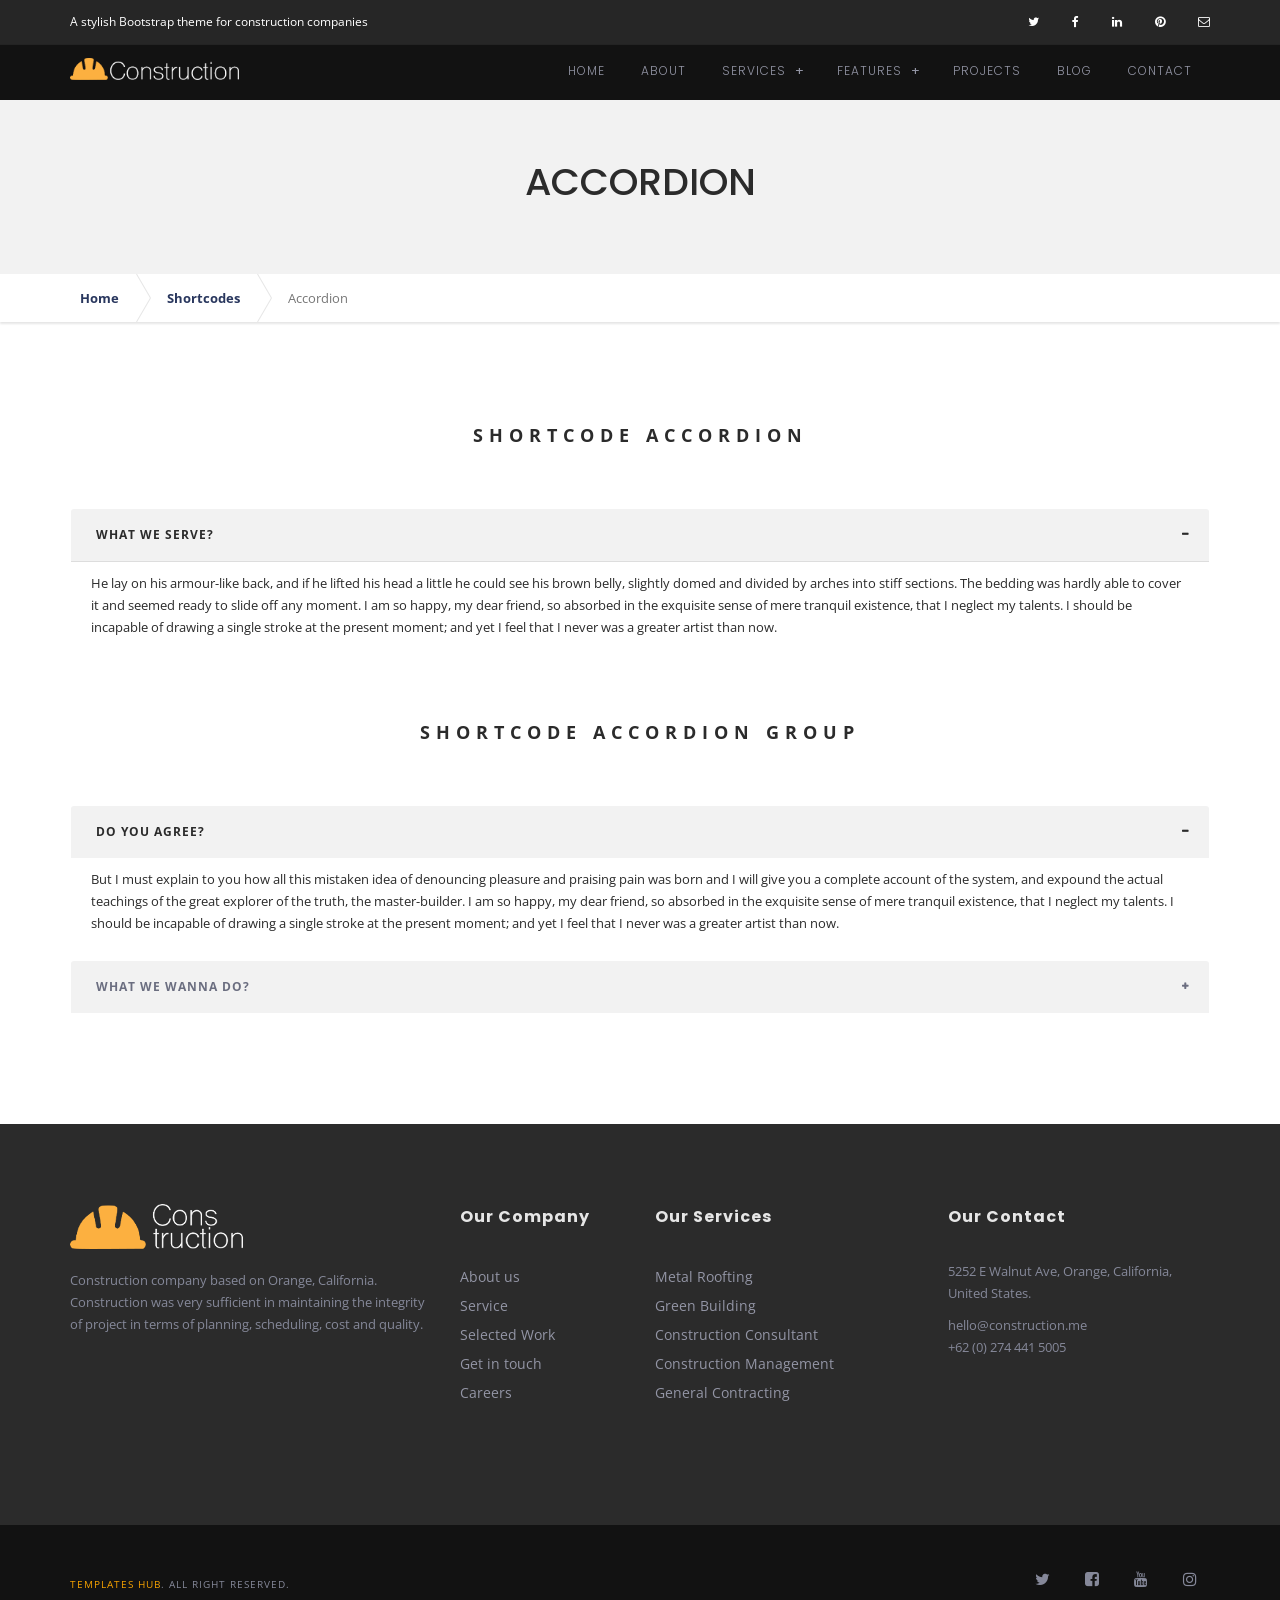
<file: polls/templates/polls/accordion.html>
<!DOCTYPE html>
<html lang="en">
  
<head>
    <meta charset="utf-8">
    <meta http-equiv="X-UA-Compatible" content="IE=edge">
    <meta name="viewport" content="width=device-width, initial-scale=1">
    <meta name="description" content="construction is awesome bootstrap responsive construction business theme">
    <meta name="keywords" content="construction, business, construction business, responsive, parallax, business theme">
    <meta name="author" content="templateninja">
    <title>Construction</title>

    <!-- Bootstrap -->
    <link href="assets/bootstrap/css/bootstrap.min.css" rel="stylesheet">
    <link href="https://fonts.googleapis.com/css?family=Open+Sans:400,700|Poppins:300,500" rel="stylesheet">
    <link href="assets/css/font-awesome.min.css" rel="stylesheet">
    <link href="assets/css/Pe-icon-7-stroke.css" rel="stylesheet">
    <link href="assets/css/owl.carousel.css" rel="stylesheet">
    <link href="assets/css/owl.theme.css" rel="stylesheet">
    <link href="assets/css/magnific-popup.css" rel="stylesheet">
    <link rel="stylesheet" type="text/css" href="assets/css/style.min.css">

    <!-- HTML5 Shim and Respond.js IE8 support of HTML5 elements and media queries -->
    <!-- WARNING: Respond.js doesn't work if you view the page via file:// -->
    <!--[if lt IE 9]>
      <script src="assets/plugins/html5shiv.min.js"></script>
      <script src="assets/plugins/respond.min.js"></script>
    <![endif]-->
  </head>
  <body id="home">

    <!-- begin:header -->
    <div class="header header-page">
      <!-- begin:topbar -->
      <div id="topbar" class="topbar topbar-page">
        <div class="container">
          <div class="row">
            <div class="col-sm-8">
              <div class="nav-utility">
                <span class="nav-item">A stylish Bootstrap theme for construction companies</span>
              </div><!-- .nav-utility -->
            </div><!-- .col-sm-8 -->
            <div class="col-sm-4 hidden-xs">
              <div class="nav-utility nav-right">
                <a href="#" class="nav-item"><i class="fa fa-twitter"></i></a>
                <a href="#" class="nav-item"><i class="fa fa-facebook"></i></a>
                <a href="#" class="nav-item"><i class="fa fa-linkedin"></i></a>
                <a href="#" class="nav-item"><i class="fa fa-pinterest"></i></a>
                <a href="#" class="nav-item"><i class="fa fa-envelope-o"></i></a>
              </div><!-- .nav-utility -->
            </div><!-- .col-sm-4 -->
          </div><!-- .row -->
        </div><!-- .container -->
      </div><!-- .topbar -->
      <!-- end:topbar -->

      <!-- begin:site-navigation -->
      <div class="site-header-affix-wrapper">
        <header id="masthead" class="site-header header-dark" role="banner">
          <div class="container">
            <div class="row">
              <div class="col-sm-3">
                <div class="site-branding">
                  <h1 class="site-title title-image"><a href="index-2.html" rel="home"><img src="assets/img/img-logo.png" alt="construction business" class="img-responsive"></a></h1>
                </div><!-- .site-branding -->
              </div><!-- .col-sm-3 -->

              <div class="col-sm-9">
                <nav id="site-navigation" class="main-navigation" role="navigation">
                  <button class="menu-toggle" type="button" aria-controls="primary-menu" aria-expanded="false"><span class="pe-7s-menu"></span><span class="sr-only">Primary Menu</span></button>

                  <div class="menu-testing-menu-container">
                    <ul id="primary-menu" class="menu nav-menu" aria-expanded="false">
                      <li class="menu-item"><a href="index-2.html">Home</a></li>
                      <li class="menu-item"><a href="about.html">About</a></li>
                      <li class="menu-item menu-item-has-children" aria-haspopup="true"><a href="#">Services</a>
                        <ul class="sub-menu">
                          <li class="menu-item"><a href="service.html">All Services</a></li>
                          <li class="menu-item"><a href="service-item.html">Construction Consultant</a></li>
                          <li class="menu-item"><a href="service-item.html">General Contracting</a></li>
                          <li class="menu-item"><a href="service-item.html">House Renovation</a></li>
                          <li class="menu-item"><a href="service-item.html">Construction Management</a></li>
                          <li class="menu-item"><a href="service-item.html">Design and Build</a></li>
                        </ul>
                      </li>
                      <li class="menu-item menu-item-has-children" aria-haspopup="true"><a href="#">Features</a>
                        <ul class="sub-menu">
                          <li class="menu-item"><a href="single.html">Single Post</a></li>
                          <li class="menu-item"><a href="single-fullwidth.html">Single Post Full Width</a></li>
                          <li class="menu-item"><a href="page-fullwidth.html">Page Full Width</a></li>
                          <li class="menu-item"><a href="page-sidebar.html">Page With Sidebar</a></li>
                          <li class="menu-item menu-item-has-children" aria-haspopup="true"><a href="#">Shortcodes</a>
                            <ul class="sub-menu">
                              <li class="menu-item"><a href="alert.html">Alert</a></li>
                              <li class="menu-item"><a href="progress.html">Progress Bar</a></li>
                              <li class="menu-item"><a href="social.html">Social Icon</a></li>
                              <li class="menu-item"><a href="button.html">Button &amp; Label</a></li>
                              <li class="menu-item current-menu-item"><a href="accordion.html">Accordion</a></li>
                              <li class="menu-item"><a href="tab.html">Tabs</a></li>
                              <li class="menu-item"><a href="pricing.html">Pricing</a></li>
                            </ul>
                          </li>
                          <li class="menu-item"><a href="typography.html">Typography</a></li>
                          <li class="menu-item"><a href="404.html">Not Found</a></li>
                          <li class="menu-item"><a href="comingsoon.html">Comingsoon</a></li>
                        </ul>
                      </li>
                      <li class="menu-item"><a href="project.html">Projects</a></li>
                      <li class="menu-item"><a href="blog.html">Blog</a></li>
                      <li class="menu-item"><a href="contact.html">Contact</a></li>
                    </ul>
                  </div>
                </nav><!-- #site-navigation -->
              </div><!-- .col-sm-9 -->
            </div><!-- .row -->
          </div><!-- .container -->
        </header><!-- #masthead -->
      </div><!-- .site-header-affix-wrapper -->
      <!-- end:site-navigation -->
    </div><!-- #header -->
    <!-- end:header -->

    <!-- begin:main-title -->
    <div class="main-title block-section padd-40-top padd-60-btm bg-grey">
      <div class="container">
        <div class="row">
          <div class="col-md-8 col-md-offset-2">
            <h1 class="main-title-primary">Accordion</h1>
          </div><!-- .col-## -->
        </div><!-- .row -->
      </div><!-- .container -->
    </div><!-- .main-title -->
    <!-- end:main-title -->

    <!-- begin:breadcrumb -->
    <div class="breadcrumbs">
      <div class="container">
        <div class="row">
          <div class="col-md-12">
            <ol class="breadcrumb">
              <li><a href="#">Home</a></li>
              <li><a href="#">Shortcodes</a></li>
              <li class="active">Accordion</li>
            </ol>
          </div><!-- .col-md-12 -->
        </div><!-- .row -->
      </div><!-- .container -->
    </div><!-- .site-breadcrumb -->
    <!-- end:breadcrumb -->

    <!-- begin:site-main -->
    <div class="site-main">
      <!-- begin:content-section -->
      <div class="content-section">
        <div class="container">
          <div class="row">
            <div class="col-md-12">
              <div class="entry-content">
                <article class="blog-entry">
                  <div class="blog-entry-content">
                    <div class="section-title">
                      <h3>Shortcode Accordion</h3>
                    </div>
                    <div class="panel panel-default">
                      <div class="panel-heading" role="tab" id="single">
                        <h4 class="panel-title">
                          <a role="button" data-toggle="collapse" href="#collapseSingle" aria-expanded="true" aria-controls="collapseSingle">
                            What We Serve?
                          </a>
                        </h4>
                      </div>
                      <div id="collapseSingle" class="panel-collapse collapse in" role="tabpanel" aria-labelledby="single">
                        <div class="panel-body">
                          He lay on his armour-like back, and if he lifted his head a little he could see his brown belly, slightly domed and divided by arches into stiff sections. The bedding was hardly able to cover it and seemed ready to slide off any moment. I am so happy, my dear friend, so absorbed in the exquisite sense of mere tranquil existence, that I neglect my talents. I should be incapable of drawing a single stroke at the present moment; and yet I feel that I never was a greater artist than now.
                        </div>
                      </div>
                    </div>

                    <div class="section-title marg-60-top">
                      <h3>Shortcode Accordion Group</h3>
                    </div>
                    <div class="panel-group" id="accordion" role="tablist" aria-multiselectable="true">
                      <div class="panel panel-default">
                        <div class="panel-heading" role="tab" id="headingOne">
                          <h4 class="panel-title">
                            <a role="button" data-toggle="collapse" data-parent="#accordion" href="#collapseOne" aria-expanded="true" aria-controls="collapseOne">
                              Do you agree?
                            </a>
                          </h4>
                        </div>
                        <div id="collapseOne" class="panel-collapse collapse in" role="tabpanel" aria-labelledby="headingOne">
                          <div class="panel-body">
                            But I must explain to you how all this mistaken idea of denouncing pleasure and praising pain was born and I will give you a complete account of the system, and expound the actual teachings of the great explorer of the truth, the master-builder. I am so happy, my dear friend, so absorbed in the exquisite sense of mere tranquil existence, that I neglect my talents. I should be incapable of drawing a single stroke at the present moment; and yet I feel that I never was a greater artist than now.
                          </div>
                        </div>
                      </div>
                      <div class="panel panel-default">
                        <div class="panel-heading" role="tab" id="headingTwo">
                          <h4 class="panel-title">
                            <a class="collapsed" role="button" data-toggle="collapse" data-parent="#accordion" href="#collapseTwo" aria-expanded="false" aria-controls="collapseTwo">
                              What we wanna do?
                            </a>
                          </h4>
                        </div>
                        <div id="collapseTwo" class="panel-collapse collapse" role="tabpanel" aria-labelledby="headingTwo">
                          <div class="panel-body">
                            One morning, when Gregor Samsa woke from troubled dreams, he found himself transformed in his bed into a horrible vermin. He lay on his armour-like back, and if he lifted his head a little he could see his brown belly. A wonderful serenity has taken possession of my entire soul, like these sweet mornings of spring which I enjoy with my whole heart. I am alone, and feel the charm of existence in this spot, which was created for the bliss of souls like mine.
                          </div>
                        </div>
                      </div>
                    </div>

                  </div><!-- .blog-entry-content -->
                </article><!-- .blog-entry -->

              </div><!-- .entry-content -->
            </div><!-- .col-## -->
          </div><!-- .row -->
        </div><!-- .container -->
      </div><!-- .content-section -->
      <!-- end:content-section -->
    </div><!-- .site-main -->
    <!-- end:site-main -->

  	<!-- begin:footer -->
    <footer id="colophon" class="site-footer bg-black" role="contentinfo">
      <div class="container">
        <div class="row">
          <div class="col-md-4 col-sm-6">
            <section class="widget">
              <img src="assets/img/img-logo-footer.png" alt="bootstrap theme for construction companies" class="img-responsive marg-20-btm marg-20-top">
              <p>Construction company based on Orange, California. Construction was very sufficient in maintaining the integrity of project in terms of planning, scheduling, cost and quality.</p>
            </section><!-- .widget -->
          </div><!-- .col-## -->

          <div class="col-md-2 col-sm-6">
            <section class="widget">
              <h3 class="widget-title">Our Company</h3>
              <ul>
                <li><a href="#">About us</a></li>
                <li><a href="#">Service</a></li>
                <li><a href="#">Selected Work</a></li>
                <li><a href="#">Get in touch</a></li>
                <li><a href="#">Careers</a></li>
              </ul>
            </section><!-- .widget -->
          </div><!-- .col-## -->

          <div class="col-md-3 col-sm-6">
            <section class="widget">
              <h3 class="widget-title">Our Services</h3>
              <ul>
                <li><a href="#">Metal Roofting</a></li>
                <li><a href="#">Green Building</a></li>
                <li><a href="#">Construction Consultant</a></li>
                <li><a href="#">Construction Management</a></li>
                <li><a href="#">General Contracting</a></li>
              </ul>
            </section><!-- .widget -->
          </div><!-- .col-## -->

          <div class="col-md-3 col-sm-6">
            <section class="widget">
              <h3 class="widget-title">Our Contact</h3>
              <p>5252 E Walnut Ave, Orange, California, United States.</p>
              <p>hello@construction.me<br>+62 (0) 274 441 5005</p>
            </section>
          </div><!-- .col-## -->
        </div><!-- .row -->
      </div><!-- .container -->
    </footer><!-- #colophon -->
    <!-- end:footer -->

    <!-- begin:copyright -->
    <section id="copyright" class="copyright bg-black">
      <div class="container">
        <div class="row">
          <div class="col-sm-6 copy-left">
             <p><a target="_blank" href="https://www.templateshub.net">Templates Hub</a>. All Right Reserved.</p>
          </div><!-- .col-sm-6 -->

          <div class="col-sm-6 copy-right">
            <ul class="social-icon">
              <li><a href="#" target="_blank" class="icon-twitter"><i class="fa fa-twitter"></i></a></li>
              <li><a href="#" target="_blank" class="icon-facebook"><i class="fa fa-facebook-square"></i></a></li>
              <li><a href="#" target="_blank" class="icon-youtube"><i class="fa fa-youtube"></i></a></li>
              <li><a href="#" target="_blank" class="icon-instagram"><i class="fa fa-instagram"></i></a></li>
            </ul>
          </div><!-- .col-sm-6 -->
        </div><!-- .row -->
      </div><!-- .container -->
    </section><!-- #copyright -->
    <!-- begin:copyright -->


    <!-- jQuery (necessary for Bootstrap's JavaScript plugins) -->
    <script src="assets/plugins/jquery.min.js"></script>
    <!-- Include all compiled plugins (below), or include individual files as needed -->
    <script src="assets/bootstrap/js/bootstrap.min.js"></script>
    <script src="assets/plugins/parallax.min.js"></script>
    <script src="assets/js/navigation.js"></script>
    <script src="assets/plugins/jquery.easing.js"></script>
    <script src="assets/plugins/jquery.magnific-popup.min.js"></script>
    <script src="assets/plugins/imagesloaded.pkgd.min.js"></script>
    <script src="assets/plugins/isotope.pkgd.min.js"></script>
    <script src="assets/plugins/owl.carousel.min.js"></script>
    <script src="assets/js/script.min.js"></script>
  </body>

</html>
</file>
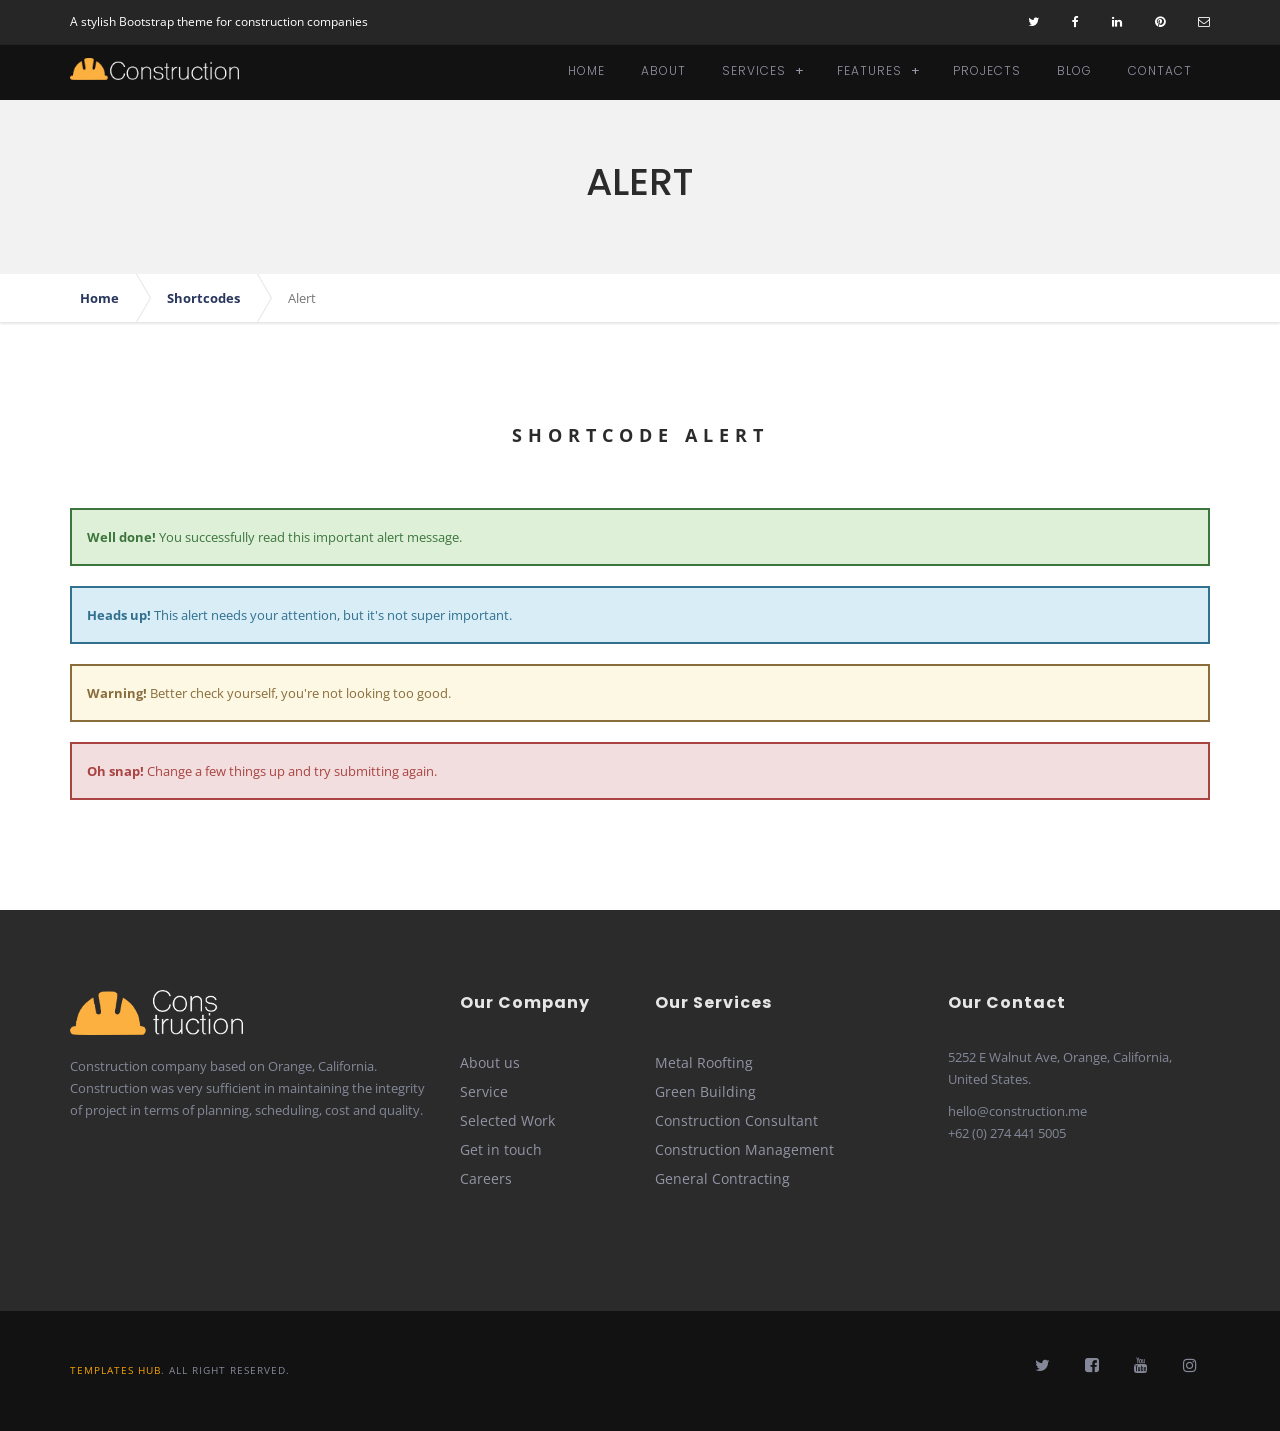
<file: polls/templates/polls/alert.html>
<!DOCTYPE html>
<html lang="en">
  
<head>
    <meta charset="utf-8">
    <meta http-equiv="X-UA-Compatible" content="IE=edge">
    <meta name="viewport" content="width=device-width, initial-scale=1">
    <meta name="description" content="construction is awesome bootstrap responsive construction business theme">
    <meta name="keywords" content="construction, business, construction business, responsive, parallax, business theme">
    <meta name="author" content="templateninja">
    <title>Construction</title>

    <!-- Bootstrap -->
    <link href="assets/bootstrap/css/bootstrap.min.css" rel="stylesheet">
    <link href="https://fonts.googleapis.com/css?family=Open+Sans:400,700|Poppins:300,500" rel="stylesheet">
    <link href="assets/css/font-awesome.min.css" rel="stylesheet">
    <link href="assets/css/Pe-icon-7-stroke.css" rel="stylesheet">
    <link href="assets/css/owl.carousel.css" rel="stylesheet">
    <link href="assets/css/owl.theme.css" rel="stylesheet">
    <link href="assets/css/magnific-popup.css" rel="stylesheet">
    <link rel="stylesheet" type="text/css" href="assets/css/style.min.css">

    <!-- HTML5 Shim and Respond.js IE8 support of HTML5 elements and media queries -->
    <!-- WARNING: Respond.js doesn't work if you view the page via file:// -->
    <!--[if lt IE 9]>
      <script src="assets/plugins/html5shiv.min.js"></script>
      <script src="assets/plugins/respond.min.js"></script>
    <![endif]-->
  </head>
  <body id="home">

    <!-- begin:header -->
    <div class="header header-page">
      <!-- begin:topbar -->
      <div id="topbar" class="topbar topbar-page">
        <div class="container">
          <div class="row">
            <div class="col-sm-8">
              <div class="nav-utility">
                <span class="nav-item">A stylish Bootstrap theme for construction companies</span>
              </div><!-- .nav-utility -->
            </div><!-- .col-sm-8 -->
            <div class="col-sm-4 hidden-xs">
              <div class="nav-utility nav-right">
                <a href="#" class="nav-item"><i class="fa fa-twitter"></i></a>
                <a href="#" class="nav-item"><i class="fa fa-facebook"></i></a>
                <a href="#" class="nav-item"><i class="fa fa-linkedin"></i></a>
                <a href="#" class="nav-item"><i class="fa fa-pinterest"></i></a>
                <a href="#" class="nav-item"><i class="fa fa-envelope-o"></i></a>
              </div><!-- .nav-utility -->
            </div><!-- .col-sm-4 -->
          </div><!-- .row -->
        </div><!-- .container -->
      </div><!-- .topbar -->
      <!-- end:topbar -->

      <!-- begin:site-navigation -->
      <div class="site-header-affix-wrapper">
        <header id="masthead" class="site-header header-dark" role="banner">
          <div class="container">
            <div class="row">
              <div class="col-sm-3">
                <div class="site-branding">
                  <h1 class="site-title title-image"><a href="index-2.html" rel="home"><img src="assets/img/img-logo.png" alt="construction business" class="img-responsive"></a></h1>
                </div><!-- .site-branding -->
              </div><!-- .col-sm-3 -->

              <div class="col-sm-9">
                <nav id="site-navigation" class="main-navigation" role="navigation">
                  <button class="menu-toggle" type="button" aria-controls="primary-menu" aria-expanded="false"><span class="pe-7s-menu"></span><span class="sr-only">Primary Menu</span></button>

                  <div class="menu-testing-menu-container">
                    <ul id="primary-menu" class="menu nav-menu" aria-expanded="false">
                      <li class="menu-item"><a href="index-2.html">Home</a></li>
                      <li class="menu-item"><a href="about.html">About</a></li>
                      <li class="menu-item menu-item-has-children" aria-haspopup="true"><a href="#">Services</a>
                        <ul class="sub-menu">
                          <li class="menu-item"><a href="service.html">All Services</a></li>
                          <li class="menu-item"><a href="service.html">Construction Consultant</a></li>
                          <li class="menu-item"><a href="service.html">General Contracting</a></li>
                          <li class="menu-item"><a href="service.html">House Renovation</a></li>
                          <li class="menu-item"><a href="service.html">Construction Management</a></li>
                          <li class="menu-item"><a href="service.html">Design and Build</a></li>
                        </ul>
                      </li>
                      <li class="menu-item menu-item-has-children" aria-haspopup="true"><a href="#">Features</a>
                        <ul class="sub-menu">
                          <li class="menu-item"><a href="single.html">Single Post</a></li>
                          <li class="menu-item"><a href="single-fullwidth.html">Single Post Full Width</a></li>
                          <li class="menu-item"><a href="page-fullwidth.html">Page Full Width</a></li>
                          <li class="menu-item"><a href="page-sidebar.html">Page With Sidebar</a></li>
                          <li class="menu-item menu-item-has-children" aria-haspopup="true"><a href="#">Shortcodes</a>
                            <ul class="sub-menu">
                              <li class="menu-item current-menu-item"><a href="alert.html">Alert</a></li>
                              <li class="menu-item"><a href="progress.html">Progress Bar</a></li>
                              <li class="menu-item"><a href="social.html">Social Icon</a></li>
                              <li class="menu-item"><a href="button.html">Button &amp; Label</a></li>
                              <li class="menu-item"><a href="accordion.html">Accordion</a></li>
                              <li class="menu-item"><a href="tab.html">Tabs</a></li>
                              <li class="menu-item"><a href="pricing.html">Pricing</a></li>
                            </ul>
                          </li>
                          <li class="menu-item"><a href="typography.html">Typography</a></li>
                          <li class="menu-item"><a href="404.html">Not Found</a></li>
                          <li class="menu-item"><a href="comingsoon.html">Comingsoon</a></li>
                        </ul>
                      </li>
                      <li class="menu-item"><a href="project.html">Projects</a></li>
                      <li class="menu-item"><a href="blog.html">Blog</a></li>
                      <li class="menu-item"><a href="contact.html">Contact</a></li>
                    </ul>
                  </div>
                </nav><!-- #site-navigation -->
              </div><!-- .col-sm-9 -->
            </div><!-- .row -->
          </div><!-- .container -->
        </header><!-- #masthead -->
      </div><!-- .site-header-affix-wrapper -->
      <!-- end:site-navigation -->
    </div><!-- #header -->
    <!-- end:header -->

    <!-- begin:main-title -->
    <div class="main-title block-section padd-40-top padd-60-btm bg-grey">
      <div class="container">
        <div class="row">
          <div class="col-md-8 col-md-offset-2">
            <h1 class="main-title-primary">Alert</h1>
          </div><!-- .col-## -->
        </div><!-- .row -->
      </div><!-- .container -->
    </div><!-- .main-title -->
    <!-- end:main-title -->

    <!-- begin:breadcrumb -->
    <div class="breadcrumbs">
      <div class="container">
        <div class="row">
          <div class="col-md-12">
            <ol class="breadcrumb">
              <li><a href="#">Home</a></li>
              <li><a href="#">Shortcodes</a></li>
              <li class="active">Alert</li>
            </ol>
          </div><!-- .col-md-12 -->
        </div><!-- .row -->
      </div><!-- .container -->
    </div><!-- .site-breadcrumb -->
    <!-- end:breadcrumb -->

    <!-- begin:site-main -->
    <div class="site-main">
      <!-- begin:content-section -->
      <div class="content-section">
        <div class="container">
          <div class="row">
            <div class="col-md-12">
              <div class="entry-content">
                <article class="blog-entry">
                  <div class="blog-entry-content">
                    <div class="section-title">
                      <h3>Shortcode Alert</h3>
                    </div>
                    <div class="alert alert-success" role="alert">
                      <strong>Well done!</strong> You successfully read this important alert message.
                    </div>

                    <div class="alert alert-info" role="alert">
                      <strong>Heads up!</strong> This alert needs your attention, but it's not super important.
                    </div>

                    <div class="alert alert-warning" role="alert">
                      <strong>Warning!</strong> Better check yourself, you're not looking too good.
                    </div>

                    <div class="alert alert-danger" role="alert">
                      <strong>Oh snap!</strong> Change a few things up and try submitting again.
                    </div>
                  </div><!-- .blog-entry-content -->
                </article><!-- .blog-entry -->

              </div><!-- .entry-content -->
            </div><!-- .col-## -->
          </div><!-- .row -->
        </div><!-- .container -->
      </div><!-- .content-section -->
      <!-- end:content-section -->
    </div><!-- .site-main -->
    <!-- end:site-main -->

  	<!-- begin:footer -->
    <footer id="colophon" class="site-footer bg-black" role="contentinfo">
      <div class="container">
        <div class="row">
          <div class="col-md-4 col-sm-6">
            <section class="widget">
              <img src="assets/img/img-logo-footer.png" alt="bootstrap theme for construction companies" class="img-responsive marg-20-btm marg-20-top">
              <p>Construction company based on Orange, California. Construction was very sufficient in maintaining the integrity of project in terms of planning, scheduling, cost and quality.</p>
            </section><!-- .widget -->
          </div><!-- .col-## -->

          <div class="col-md-2 col-sm-6">
            <section class="widget">
              <h3 class="widget-title">Our Company</h3>
              <ul>
                <li><a href="#">About us</a></li>
                <li><a href="#">Service</a></li>
                <li><a href="#">Selected Work</a></li>
                <li><a href="#">Get in touch</a></li>
                <li><a href="#">Careers</a></li>
              </ul>
            </section><!-- .widget -->
          </div><!-- .col-## -->

          <div class="col-md-3 col-sm-6">
            <section class="widget">
              <h3 class="widget-title">Our Services</h3>
              <ul>
                <li><a href="#">Metal Roofting</a></li>
                <li><a href="#">Green Building</a></li>
                <li><a href="#">Construction Consultant</a></li>
                <li><a href="#">Construction Management</a></li>
                <li><a href="#">General Contracting</a></li>
              </ul>
            </section><!-- .widget -->
          </div><!-- .col-## -->

          <div class="col-md-3 col-sm-6">
            <section class="widget">
              <h3 class="widget-title">Our Contact</h3>
              <p>5252 E Walnut Ave, Orange, California, United States.</p>
              <p>hello@construction.me<br>+62 (0) 274 441 5005</p>
            </section>
          </div><!-- .col-## -->
        </div><!-- .row -->
      </div><!-- .container -->
    </footer><!-- #colophon -->
    <!-- end:footer -->

    <!-- begin:copyright -->
    <section id="copyright" class="copyright bg-black">
      <div class="container">
        <div class="row">
          <div class="col-sm-6 copy-left">
             <p><a target="_blank" href="https://www.templateshub.net">Templates Hub</a>. All Right Reserved.</p>
          </div><!-- .col-sm-6 -->

          <div class="col-sm-6 copy-right">
            <ul class="social-icon">
              <li><a href="#" target="_blank" class="icon-twitter"><i class="fa fa-twitter"></i></a></li>
              <li><a href="#" target="_blank" class="icon-facebook"><i class="fa fa-facebook-square"></i></a></li>
              <li><a href="#" target="_blank" class="icon-youtube"><i class="fa fa-youtube"></i></a></li>
              <li><a href="#" target="_blank" class="icon-instagram"><i class="fa fa-instagram"></i></a></li>
            </ul>
          </div><!-- .col-sm-6 -->
        </div><!-- .row -->
      </div><!-- .container -->
    </section><!-- #copyright -->
    <!-- begin:copyright -->


    <!-- jQuery (necessary for Bootstrap's JavaScript plugins) -->
    <script src="assets/plugins/jquery.min.js"></script>
    <!-- Include all compiled plugins (below), or include individual files as needed -->
    <script src="assets/bootstrap/js/bootstrap.min.js"></script>
    <script src="assets/plugins/parallax.min.js"></script>
    <script src="assets/js/navigation.js"></script>
    <script src="assets/plugins/jquery.easing.js"></script>
    <script src="assets/plugins/jquery.magnific-popup.min.js"></script>
    <script src="assets/plugins/imagesloaded.pkgd.min.js"></script>
    <script src="assets/plugins/isotope.pkgd.min.js"></script>
    <script src="assets/plugins/owl.carousel.min.js"></script>
    <script src="assets/js/script.min.js"></script>
  </body>

</html>
</file>
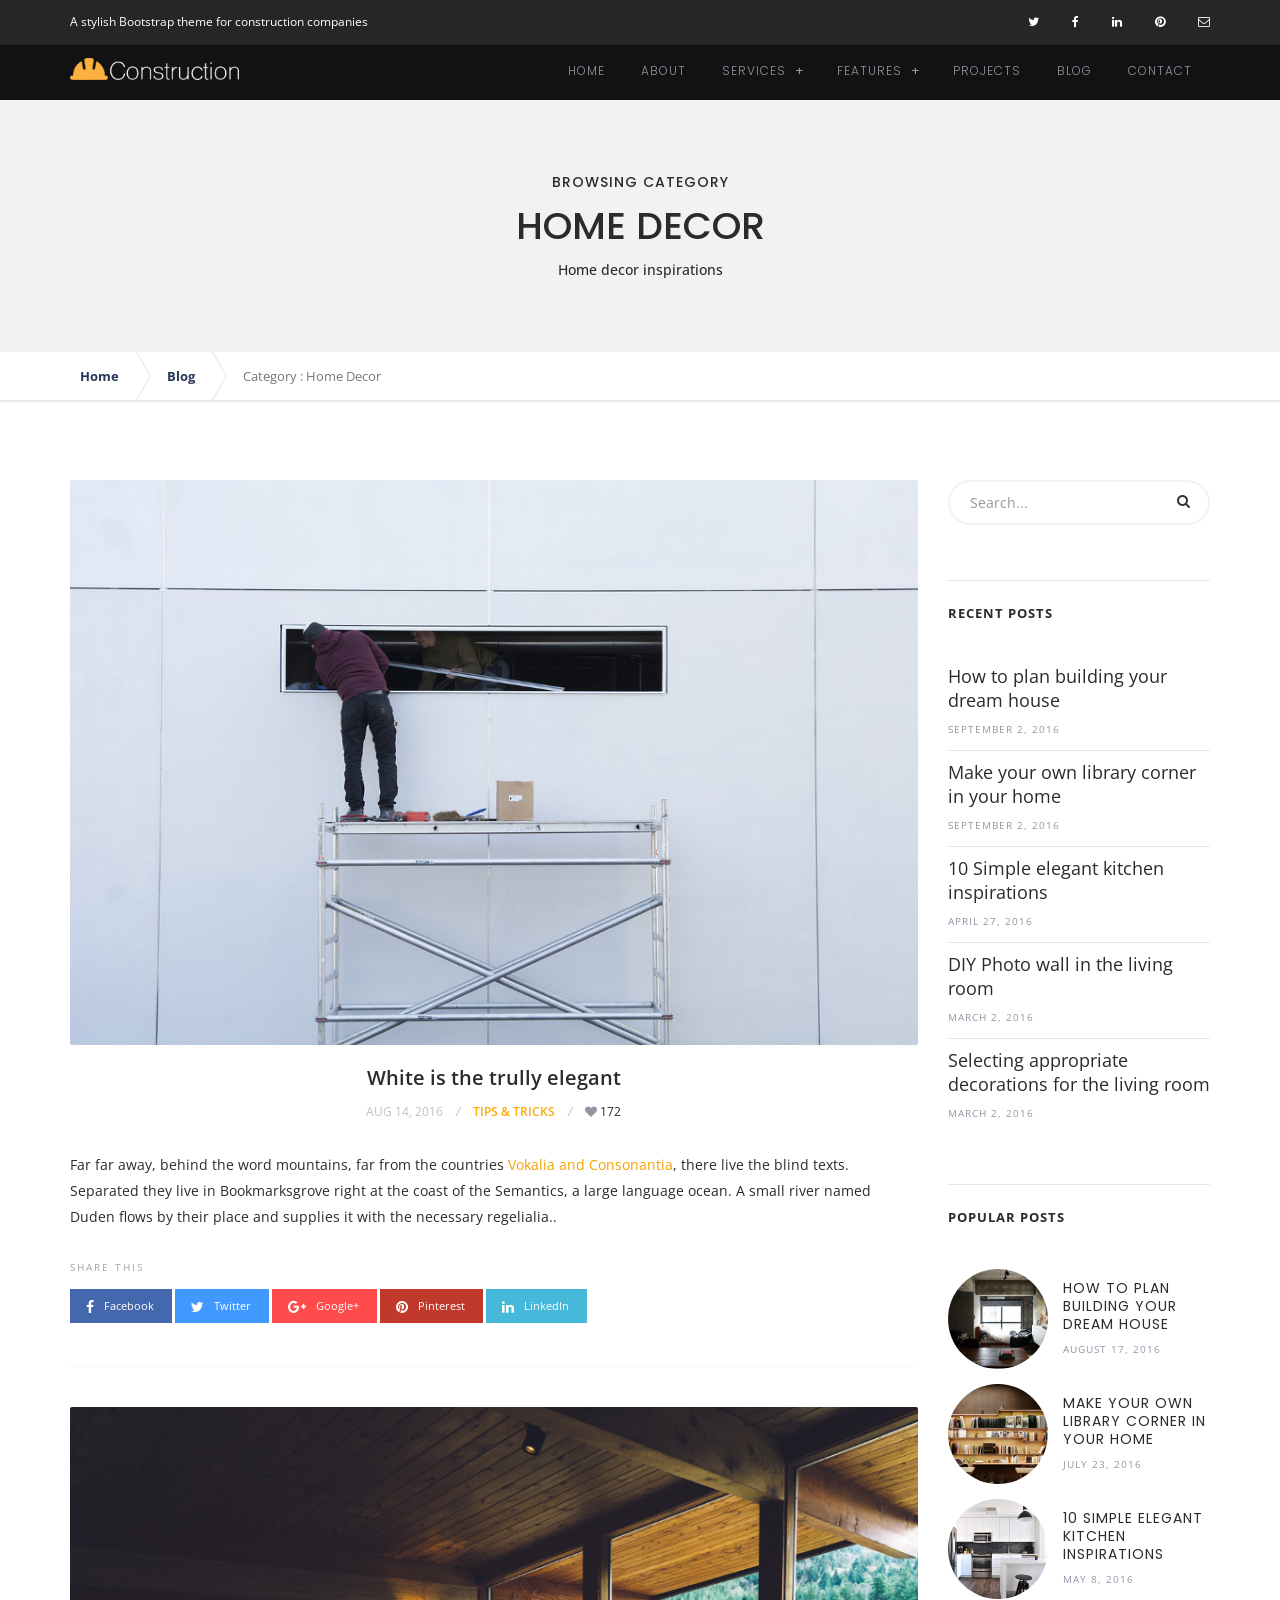
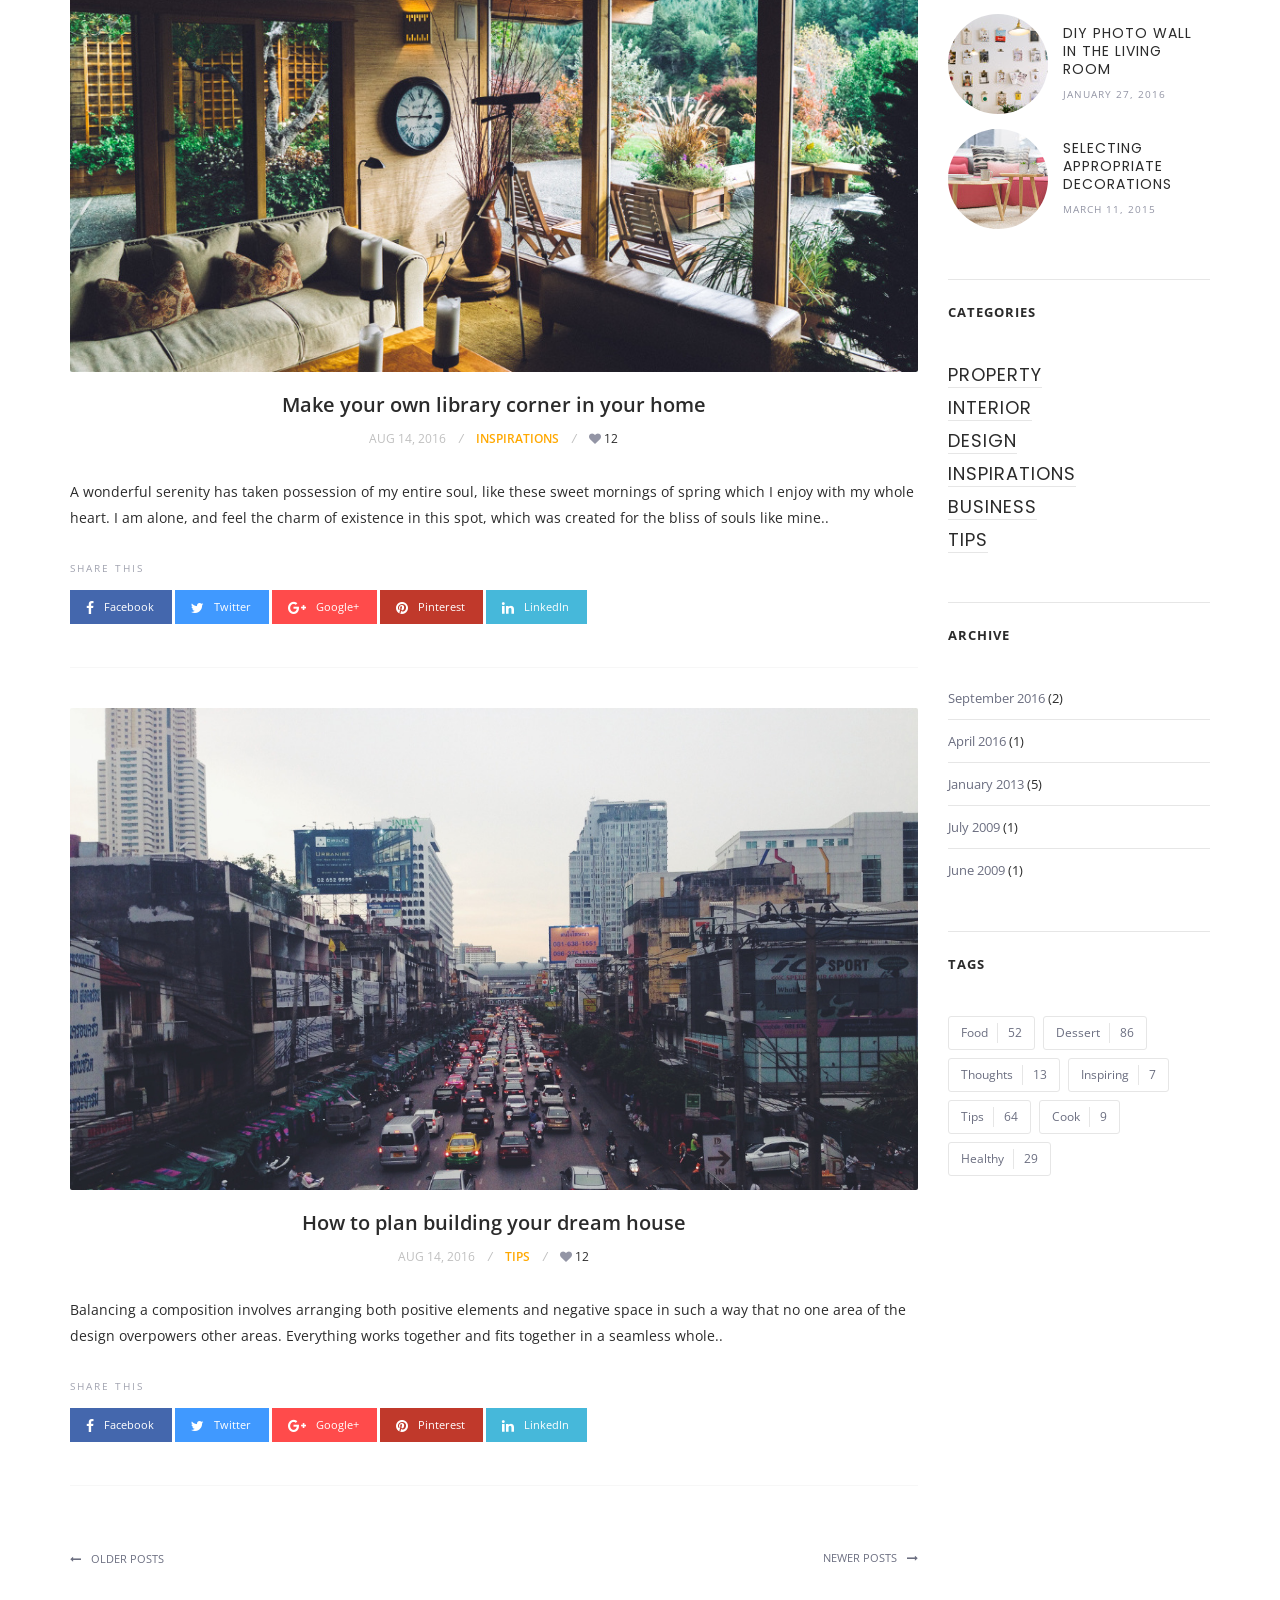
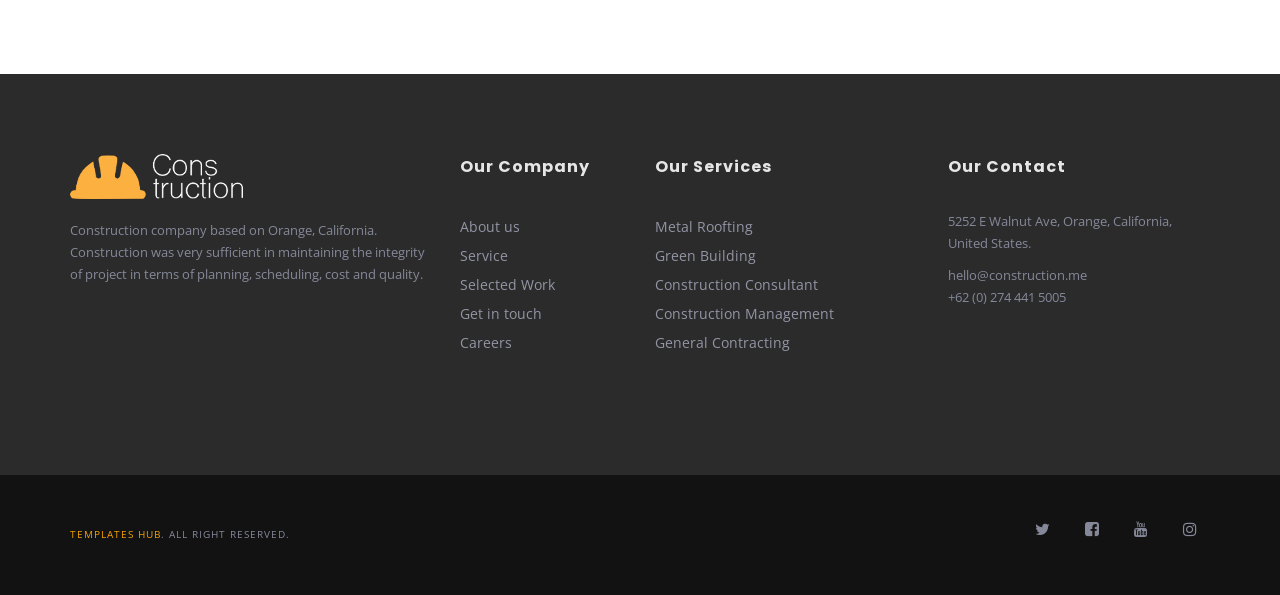
<file: polls/templates/polls/archive.html>
<!DOCTYPE html>
<html lang="en">
  
<head>
    <meta charset="utf-8">
    <meta http-equiv="X-UA-Compatible" content="IE=edge">
    <meta name="viewport" content="width=device-width, initial-scale=1">
    <meta name="description" content="construction is awesome bootstrap responsive construction business theme">
    <meta name="keywords" content="construction, business, construction business, responsive, parallax, business theme">
    <meta name="author" content="templateninja">
    <title>Construction</title>

    <!-- Bootstrap -->
    <link href="assets/bootstrap/css/bootstrap.min.css" rel="stylesheet">
    <link href="https://fonts.googleapis.com/css?family=Open+Sans:400,700|Poppins:300,500" rel="stylesheet">
    <link href="assets/css/font-awesome.min.css" rel="stylesheet">
    <link href="assets/css/Pe-icon-7-stroke.css" rel="stylesheet">
    <link href="assets/css/owl.carousel.css" rel="stylesheet">
    <link href="assets/css/owl.theme.css" rel="stylesheet">
    <link href="assets/css/magnific-popup.css" rel="stylesheet">
    <link rel="stylesheet" type="text/css" href="assets/css/style.min.css">

    <!-- HTML5 Shim and Respond.js IE8 support of HTML5 elements and media queries -->
    <!-- WARNING: Respond.js doesn't work if you view the page via file:// -->
    <!--[if lt IE 9]>
      <script src="assets/plugins/html5shiv.min.js"></script>
      <script src="assets/plugins/respond.min.js"></script>
    <![endif]-->
  </head>
  <body id="home">

    <!-- begin:header -->
    <div class="header header-page">
      <!-- begin:topbar -->
      <div id="topbar" class="topbar topbar-page">
        <div class="container">
          <div class="row">
            <div class="col-sm-8">
              <div class="nav-utility">
                <span class="nav-item">A stylish Bootstrap theme for construction companies</span>
              </div><!-- .nav-utility -->
            </div><!-- .col-sm-8 -->
            <div class="col-sm-4 hidden-xs">
              <div class="nav-utility nav-right">
                <a href="#" class="nav-item"><i class="fa fa-twitter"></i></a>
                <a href="#" class="nav-item"><i class="fa fa-facebook"></i></a>
                <a href="#" class="nav-item"><i class="fa fa-linkedin"></i></a>
                <a href="#" class="nav-item"><i class="fa fa-pinterest"></i></a>
                <a href="#" class="nav-item"><i class="fa fa-envelope-o"></i></a>
              </div><!-- .nav-utility -->
            </div><!-- .col-sm-4 -->
          </div><!-- .row -->
        </div><!-- .container -->
      </div><!-- .topbar -->
      <!-- end:topbar -->

      <!-- begin:site-navigation -->
      <div class="site-header-affix-wrapper">
        <header id="masthead" class="site-header header-dark" role="banner">
          <div class="container">
            <div class="row">
              <div class="col-sm-3">
                <div class="site-branding">
                  <h1 class="site-title title-image"><a href="index-2.html" rel="home"><img src="assets/img/img-logo.png" alt="construction business" class="img-responsive"></a></h1>
                </div><!-- .site-branding -->
              </div><!-- .col-sm-3 -->

              <div class="col-sm-9">
                <nav id="site-navigation" class="main-navigation" role="navigation">
                  <button class="menu-toggle" type="button" aria-controls="primary-menu" aria-expanded="false"><span class="pe-7s-menu"></span><span class="sr-only">Primary Menu</span></button>

                  <div class="menu-testing-menu-container">
                    <ul id="primary-menu" class="menu nav-menu" aria-expanded="false">
                      <li class="menu-item"><a href="index-2.html">Home</a></li>
                      <li class="menu-item"><a href="about.html">About</a></li>
                      <li class="menu-item menu-item-has-children" aria-haspopup="true"><a href="#">Services</a>
                        <ul class="sub-menu">
                          <li class="menu-item"><a href="service.html">All Services</a></li>
                          <li class="menu-item"><a href="service-item.html">Construction Consultant</a></li>
                          <li class="menu-item"><a href="service-item.html">General Contracting</a></li>
                          <li class="menu-item"><a href="service-item.html">House Renovation</a></li>
                          <li class="menu-item"><a href="service-item.html">Construction Management</a></li>
                          <li class="menu-item"><a href="service-item.html">Design and Build</a></li>
                        </ul>
                      </li>
                      <li class="menu-item menu-item-has-children" aria-haspopup="true"><a href="#">Features</a>
                        <ul class="sub-menu">
                          <li class="menu-item"><a href="single.html">Single Post</a></li>
                          <li class="menu-item"><a href="single-fullwidth.html">Single Post Full Width</a></li>
                          <li class="menu-item"><a href="page-fullwidth.html">Page Full Width</a></li>
                          <li class="menu-item"><a href="page-sidebar.html">Page With Sidebar</a></li>
                          <li class="menu-item menu-item-has-children" aria-haspopup="true"><a href="#">Shortcodes</a>
                            <ul class="sub-menu">
                              <li class="menu-item"><a href="alert.html">Alert</a></li>
                              <li class="menu-item"><a href="progress.html">Progress Bar</a></li>
                              <li class="menu-item"><a href="social.html">Social Icon</a></li>
                              <li class="menu-item"><a href="button.html">Button &amp; Label</a></li>
                              <li class="menu-item"><a href="accordion.html">Accordion</a></li>
                              <li class="menu-item"><a href="tab.html">Tabs</a></li>
                              <li class="menu-item"><a href="pricing.html">Pricing</a></li>
                            </ul>
                          </li>
                          <li class="menu-item"><a href="typography.html">Typography</a></li>
                          <li class="menu-item"><a href="404.html">Not Found</a></li>
                          <li class="menu-item"><a href="comingsoon.html">Comingsoon</a></li>
                        </ul>
                      </li>
                      <li class="menu-item"><a href="project.html">Projects</a></li>
                      <li class="menu-item"><a href="blog.html">Blog</a></li>
                      <li class="menu-item"><a href="contact.html">Contact</a></li>
                    </ul>
                  </div>
                </nav><!-- #site-navigation -->
              </div><!-- .col-sm-9 -->
            </div><!-- .row -->
          </div><!-- .container -->
        </header><!-- #masthead -->
      </div><!-- .site-header-affix-wrapper -->
      <!-- end:site-navigation -->
    </div><!-- #header -->
    <!-- end:header -->

    <!-- begin:main-title -->
    <div class="main-title block-section padd-40-top padd-60-btm bg-grey">
      <div class="container">
        <div class="row">
          <div class="col-md-8 col-md-offset-2">
            <h1 class="main-title-primary"><span>Browsing category</span>Home Decor</h1>
            <h4 class="main-title-secondary">Home decor inspirations</h4>
          </div><!-- .col-## -->
        </div><!-- .row -->
      </div><!-- .container -->
    </div><!-- .main-title -->
    <!-- end:main-title -->

    <!-- begin:breadcrumb -->
    <div class="breadcrumbs">
      <div class="container">
        <div class="row">
          <div class="col-md-12">
            <ol class="breadcrumb">
              <li><a href="#">Home</a></li>
              <li><a href="#">Blog</a></li>
              <li class="active">Category : Home Decor</li>
            </ol>
          </div><!-- .col-md-12 -->
        </div><!-- .row -->
      </div><!-- .container -->
    </div><!-- .site-breadcrumb -->
    <!-- end:breadcrumb -->

    <!-- begin:site-main -->
    <div class="site-main">
      <!-- begin:content-section -->
      <div class="content-section">
        <div class="container">
          <div class="row">
            <div class="col-md-9">
              <div class="entry-content">
                <article class="blog-entry">
                  <a href="#" class="blog-entry-thumbnail">
                    <img src="assets/img/img-service-01.jpg" alt="White is the trully elegant" class="img-responsive">
                  </a>
                  <div class="blog-entry-header">
                    <h2 class="entry-title text-center">White is the trully elegant</h2>
                    <div class="entry-meta">
                      <span class="posted-on">
                        <time class="entry-date" datetime="2016-08-14">Aug 14, 2016</time>
                      </span><!-- .posted-on -->
                      <span class="entry-cat">
                        <span class="cat-link"><a href="#">Tips &amp; Tricks</a></span>
                      </span><!-- .entry-cat -->
                      <span class="entry-like"><a href="#"><i class="fa fa-heart"></i> 172</a></span>
                    </div>
                  </div><!-- .blog-entry-header -->
                  <div class="blog-entry-content">
                    <p>Far far away, behind the word mountains, far from the countries <a href="#" class="text-link">Vokalia and Consonantia</a>,
                      there live the blind texts. Separated they live in Bookmarksgrove right at the coast of the Semantics, a large language ocean.
                      A small river named Duden flows by their place and supplies it with the necessary regelialia..</p>
                  </div><!-- .blog-entry-content -->
                  <footer class="blog-entry-footer">
                    <span class="share-links">
                      <span>Share this</span>
                      <a href="#" class="icon-facebook"><i class="fa fa-facebook"></i> Facebook</a>
                      <a href="#" class="icon-twitter"><i class="fa fa-twitter"></i> Twitter</a>
                      <a href="#" class="icon-google-plus"><i class="fa fa-google-plus"></i> Google+</a>
                      <a href="#" class="icon-pinterest"><i class="fa fa-pinterest"></i> Pinterest</a>
                      <a href="#" class="icon-linkedin"><i class="fa fa-linkedin"></i> LinkedIn</a>
                    </span><!-- .share-links -->
                  </footer>
                </article><!-- .blog-entry -->
                <hr class="marg-40-top marg-40-btm">
                <article class="blog-entry">
                  <a href="#" class="blog-entry-thumbnail">
                    <img src="assets/img/img-service-02.jpg" alt="Make your own library corner in your home" class="img-responsive">
                  </a>
                  <div class="blog-entry-header">
                    <h2 class="entry-title text-center">Make your own library corner in your home</h2>
                    <div class="entry-meta">
                      <span class="posted-on">
                        <time class="entry-date" datetime="2016-08-14">Aug 14, 2016</time>
                      </span><!-- .posted-on -->
                      <span class="entry-cat">
                        <span class="cat-link"><a href="#">Inspirations</a></span>
                      </span><!-- .entry-cat -->
                      <span class="entry-like"><a href="#"><i class="fa fa-heart"></i> 12</a></span>
                    </div>
                  </div><!-- .blog-entry-header -->
                  <div class="blog-entry-content">
                    <p>A wonderful serenity has taken possession of my entire soul, like these sweet mornings of spring which I enjoy with my whole heart. I am alone, and feel the charm of existence in this spot, which was created for the bliss of souls like mine..</p>
                  </div><!-- .blog-entry-content -->
                  <footer class="blog-entry-footer">
                    <span class="share-links">
                      <span>Share this</span>
                      <a href="#" class="icon-facebook"><i class="fa fa-facebook"></i> Facebook</a>
                      <a href="#" class="icon-twitter"><i class="fa fa-twitter"></i> Twitter</a>
                      <a href="#" class="icon-google-plus"><i class="fa fa-google-plus"></i> Google+</a>
                      <a href="#" class="icon-pinterest"><i class="fa fa-pinterest"></i> Pinterest</a>
                      <a href="#" class="icon-linkedin"><i class="fa fa-linkedin"></i> LinkedIn</a>
                    </span><!-- .share-links -->
                  </footer>
                </article><!-- .blog-entry -->
                <hr class="marg-40-top marg-40-btm">
                <article class="blog-entry">
                  <a href="#" class="blog-entry-thumbnail">
                    <img src="assets/img/img-post-content-04.jpg" alt="How to plan building your dream house" class="img-responsive">
                  </a>
                  <div class="blog-entry-header">
                    <h2 class="entry-title text-center">How to plan building your dream house</h2>
                    <div class="entry-meta">
                      <span class="posted-on">
                        <time class="entry-date" datetime="2016-08-14">Aug 14, 2016</time>
                      </span><!-- .posted-on -->
                      <span class="entry-cat">
                        <span class="cat-link"><a href="#">Tips</a></span>
                      </span><!-- .entry-cat -->
                      <span class="entry-like"><a href="#"><i class="fa fa-heart"></i> 12</a></span>
                    </div>
                  </div><!-- .blog-entry-header -->
                  <div class="blog-entry-content">
                    <p>Balancing a composition involves arranging both positive elements and negative space in such a way that no one area of the design overpowers other areas. Everything works together and fits together in a seamless whole..</p>
                  </div><!-- .blog-entry-content -->
                  <footer class="blog-entry-footer">
                    <span class="share-links">
                      <span>Share this</span>
                      <a href="#" class="icon-facebook"><i class="fa fa-facebook"></i> Facebook</a>
                      <a href="#" class="icon-twitter"><i class="fa fa-twitter"></i> Twitter</a>
                      <a href="#" class="icon-google-plus"><i class="fa fa-google-plus"></i> Google+</a>
                      <a href="#" class="icon-pinterest"><i class="fa fa-pinterest"></i> Pinterest</a>
                      <a href="#" class="icon-linkedin"><i class="fa fa-linkedin"></i> LinkedIn</a>
                    </span><!-- .share-links -->
                  </footer>
                </article><!-- .blog-entry -->
                <hr class="marg-40-top marg-40-btm">

                <nav class="navigation posts-navigation" role="navigation">
                  <h2 class="screen-reader-text">Posts navigation</h2>
                  <div class="nav-links">
                    <div class="nav-previous"><a href="#">Older posts</a></div>
                    <div class="nav-next"><a href="#">Newer posts</a></div>
                  </div>
                </nav><!-- .post-navigation -->
              </div><!-- .entry-content -->
            </div><!-- .col-## -->

            <div class="col-md-3">
              <div class="sidebar site-sidebar">
                <section id="search" class="widget widget_search">
                  <form class="search-form">
                    <div class="form-group">
                      <label for="search" class="sr-only">Search</label>
                      <input type="text" class="form-control search-field" placeholder="Search...">
                    </div><!-- .form-group -->
                    <button type="submit" class="btn btn-default search-submit"><i class="fa fa-search"></i></button>
                  </form>
                </section><!-- .widget_search -->

                <section id="recent-posts" class="widget widget_recent_entries">
                  <h2 class="widget-title">Recent Posts</h2>
                  <ul>
          					<li>
          				    <a href="#">How to plan building your dream house</a>
          						<span class="post-date">September 2, 2016</span>
          					</li>
        					  <li>
        				      <a href="#">Make your own library corner in your home</a>
        							<span class="post-date">September 2, 2016</span>
        						</li>
        					  <li>
        				      <a href="#">10 Simple elegant kitchen inspirations</a>
        							<span class="post-date">April 27, 2016</span>
        						</li>
        					  <li>
        				      <a href="#">DIY Photo wall in the living room</a>
        							<span class="post-date">March 2, 2016</span>
        						</li>
        					  <li>
        				      <a href="#">Selecting appropriate decorations for the living room</a>
        							<span class="post-date">March 2, 2016</span>
        						</li>
            			</ul>
            		</section><!-- widget_recent_entries -->

                <section class="widget widget_popular_entries">
                  <h2 class="widget-title"><span>Popular Posts</span></h2>
                  <ul>
                    <li>
                      <a href="single.html" class="popular-entry-thumbnail">
                        <img src="assets/img/img-blog-01.jpg" alt="How to plan building your dream house">
                      </a>
                      <span class="popular-entry-title">
                        <a href="single.html" rel="bookmark" class="popular-entry-title-link">How to plan building your dream house</a>
                        <span class="popular-entry-date">August 17, 2016</span>
                      </span>
                    </li>
                    <li>
                      <a href="single.html" class="popular-entry-thumbnail">
                        <img src="assets/img/img-blog-02.jpg" alt="Make your own library corner in your home">
                      </a>
                      <span class="popular-entry-title">
                        <a href="single.html" rel="bookmark" class="popular-entry-title-link">Make your own library corner in your home</a>
                        <span class="popular-entry-date">July 23, 2016</span>
                      </span>
                    </li>
                    <li>
                      <a href="single.html" class="popular-entry-thumbnail">
                        <img src="assets/img/img-blog-03.jpg" alt="10 Simple elegant kitchen inspirations">
                      </a>
                      <span class="popular-entry-title">
                        <a href="single.html" rel="bookmark" class="popular-entry-title-link">10 Simple elegant kitchen inspirations</a>
                        <span class="popular-entry-date">May 8, 2016</span>
                      </span>
                    </li>
                    <li>
                      <a href="single.html" class="popular-entry-thumbnail">
                        <img src="assets/img/img-blog-04.jpg" alt="DIY Photo wall in the living room">
                      </a>
                      <span class="popular-entry-title">
                        <a href="single.html" rel="bookmark" class="popular-entry-title-link">DIY Photo wall in the living room</a>
                        <span class="popular-entry-date">January 27, 2016</span>
                      </span>
                    </li>
                    <li>
                      <a href="single.html" class="popular-entry-thumbnail">
                        <img src="assets/img/img-blog-05.jpg" alt="Selecting appropriate decorations">
                      </a>
                      <span class="popular-entry-title">
                        <a href="single.html" rel="bookmark" class="popular-entry-title-link">Selecting appropriate decorations</a>
                        <span class="popular-entry-date">March 11, 2015</span>
                      </span>
                    </li>
                  </ul>
                </section><!-- .widget_popular_entries -->

                <section class="widget widget_categories">
                  <h2 class="widget-title"><span>Categories</span></h2>
                  <ul>
                    <li><a href="archive.html">Property</a></li>
                    <li><a href="archive.html">Interior</a></li>
                    <li><a href="archive.html">Design</a></li>
                    <li><a href="archive.html">Inspirations</a></li>
                    <li><a href="archive.html">Business</a></li>
                    <li><a href="archive.html">Tips</a></li>
                  </ul>
                </section><!-- .widget_categories -->

                <section id="archive" class="widget widget_archive">
                  <h2 class="widget-title">Archive</h2>
                  <ul>
                    <li><a href="archive.html">September 2016</a>&nbsp;(2)</li>
                    <li><a href="archive.html">April 2016</a>&nbsp;(1)</li>
                    <li><a href="archive.html">January 2013</a>&nbsp;(5)</li>
                    <li><a href="archive.html">July 2009</a>&nbsp;(1)</li>
                    <li><a href="archive.html">June 2009</a>&nbsp;(1)</li>
                  </ul>
                </section><!-- .widget_archive -->

                <section class="widget widget_tag_cloud">
                  <h2 class="widget-title"><span>Tags</span></h2>
                  <div class="tagcloud">
                    <a href="#">food <span>52</span></a> <a href="#">dessert <span>86</span></a>
                    <a href="#">thoughts <span>13</span></a> <a href="#">inspiring <span>7</span></a>
                    <a href="#">tips <span>64</span></a> <a href="#">cook <span>9</span></a> <a href="#">healthy <span>29</span></a>
                  </div>
                </section><!-- .widget_tag_cloud -->

              </div><!-- .sidebar -->
            </div><!-- .col-## -->
          </div><!-- .row -->
        </div><!-- .container -->
      </div><!-- .content-section -->
      <!-- end:content-section -->
    </div><!-- .site-main -->
    <!-- end:site-main -->

  	<!-- begin:footer -->
    <footer id="colophon" class="site-footer bg-black" role="contentinfo">
      <div class="container">
        <div class="row">
          <div class="col-md-4 col-sm-6">
            <section class="widget">
              <img src="assets/img/img-logo-footer.png" alt="bootstrap theme for construction companies" class="img-responsive marg-20-btm marg-20-top">
              <p>Construction company based on Orange, California. Construction was very sufficient in maintaining the integrity of project in terms of planning, scheduling, cost and quality.</p>
            </section><!-- .widget -->
          </div><!-- .col-## -->

          <div class="col-md-2 col-sm-6">
            <section class="widget">
              <h3 class="widget-title">Our Company</h3>
              <ul>
                <li><a href="#">About us</a></li>
                <li><a href="#">Service</a></li>
                <li><a href="#">Selected Work</a></li>
                <li><a href="#">Get in touch</a></li>
                <li><a href="#">Careers</a></li>
              </ul>
            </section><!-- .widget -->
          </div><!-- .col-## -->

          <div class="col-md-3 col-sm-6">
            <section class="widget">
              <h3 class="widget-title">Our Services</h3>
              <ul>
                <li><a href="#">Metal Roofting</a></li>
                <li><a href="#">Green Building</a></li>
                <li><a href="#">Construction Consultant</a></li>
                <li><a href="#">Construction Management</a></li>
                <li><a href="#">General Contracting</a></li>
              </ul>
            </section><!-- .widget -->
          </div><!-- .col-## -->

          <div class="col-md-3 col-sm-6">
            <section class="widget">
              <h3 class="widget-title">Our Contact</h3>
              <p>5252 E Walnut Ave, Orange, California, United States.</p>
              <p>hello@construction.me<br>+62 (0) 274 441 5005</p>
            </section>
          </div><!-- .col-## -->
        </div><!-- .row -->
      </div><!-- .container -->
    </footer><!-- #colophon -->
    <!-- end:footer -->

    <!-- begin:copyright -->
    <section id="copyright" class="copyright bg-black">
      <div class="container">
        <div class="row">
          <div class="col-sm-6 copy-left">
             <p><a target="_blank" href="https://www.templateshub.net">Templates Hub</a>. All Right Reserved.</p>
          </div><!-- .col-sm-6 -->

          <div class="col-sm-6 copy-right">
            <ul class="social-icon">
              <li><a href="#" target="_blank" class="icon-twitter"><i class="fa fa-twitter"></i></a></li>
              <li><a href="#" target="_blank" class="icon-facebook"><i class="fa fa-facebook-square"></i></a></li>
              <li><a href="#" target="_blank" class="icon-youtube"><i class="fa fa-youtube"></i></a></li>
              <li><a href="#" target="_blank" class="icon-instagram"><i class="fa fa-instagram"></i></a></li>
            </ul>
          </div><!-- .col-sm-6 -->
        </div><!-- .row -->
      </div><!-- .container -->
    </section><!-- #copyright -->
    <!-- begin:copyright -->


    <!-- jQuery (necessary for Bootstrap's JavaScript plugins) -->
    <script src="assets/plugins/jquery.min.js"></script>
    <!-- Include all compiled plugins (below), or include individual files as needed -->
    <script src="assets/bootstrap/js/bootstrap.min.js"></script>
    <script src="assets/plugins/parallax.min.js"></script>
    <script src="assets/js/navigation.js"></script>
    <script src="assets/plugins/jquery.easing.js"></script>
    <script src="assets/plugins/jquery.magnific-popup.min.js"></script>
    <script src="assets/plugins/imagesloaded.pkgd.min.js"></script>
    <script src="assets/plugins/isotope.pkgd.min.js"></script>
    <script src="assets/plugins/owl.carousel.min.js"></script>
    <script src="assets/js/script.min.js"></script>
  </body>

</html>
</file>
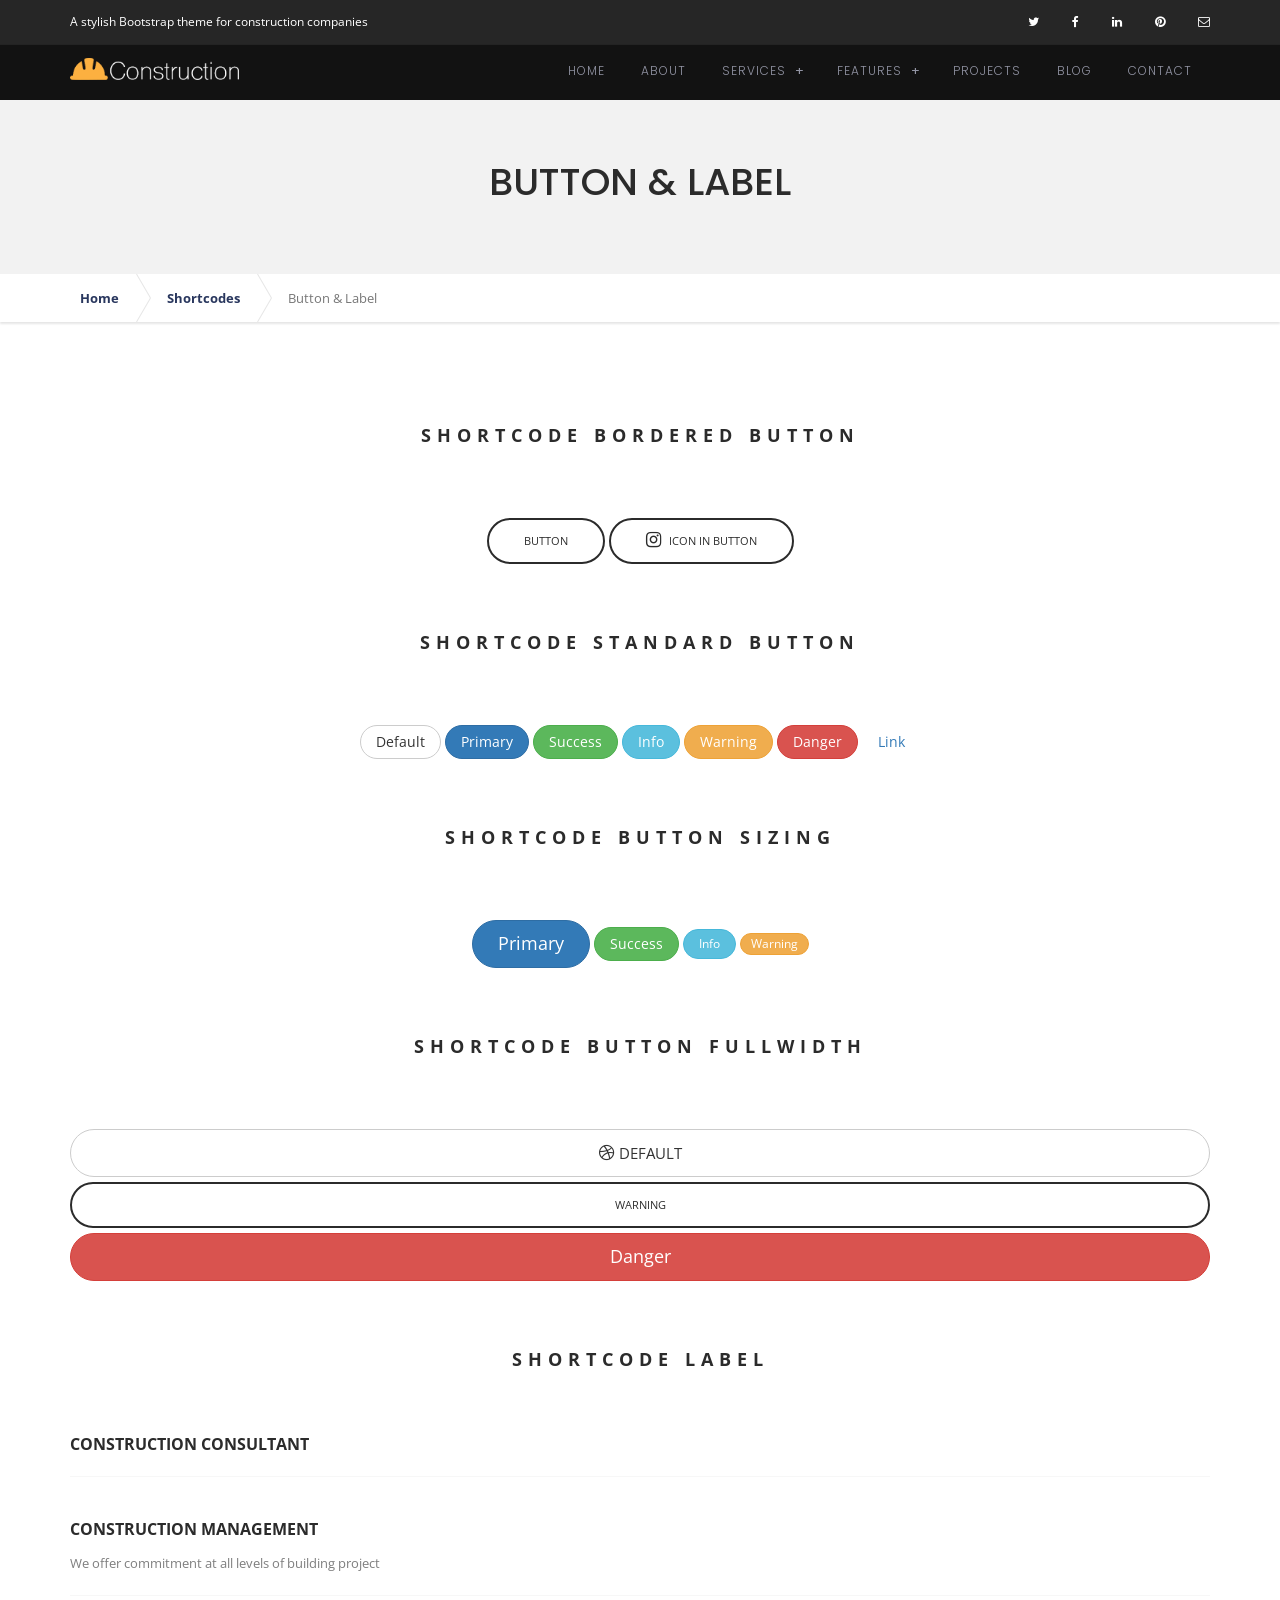
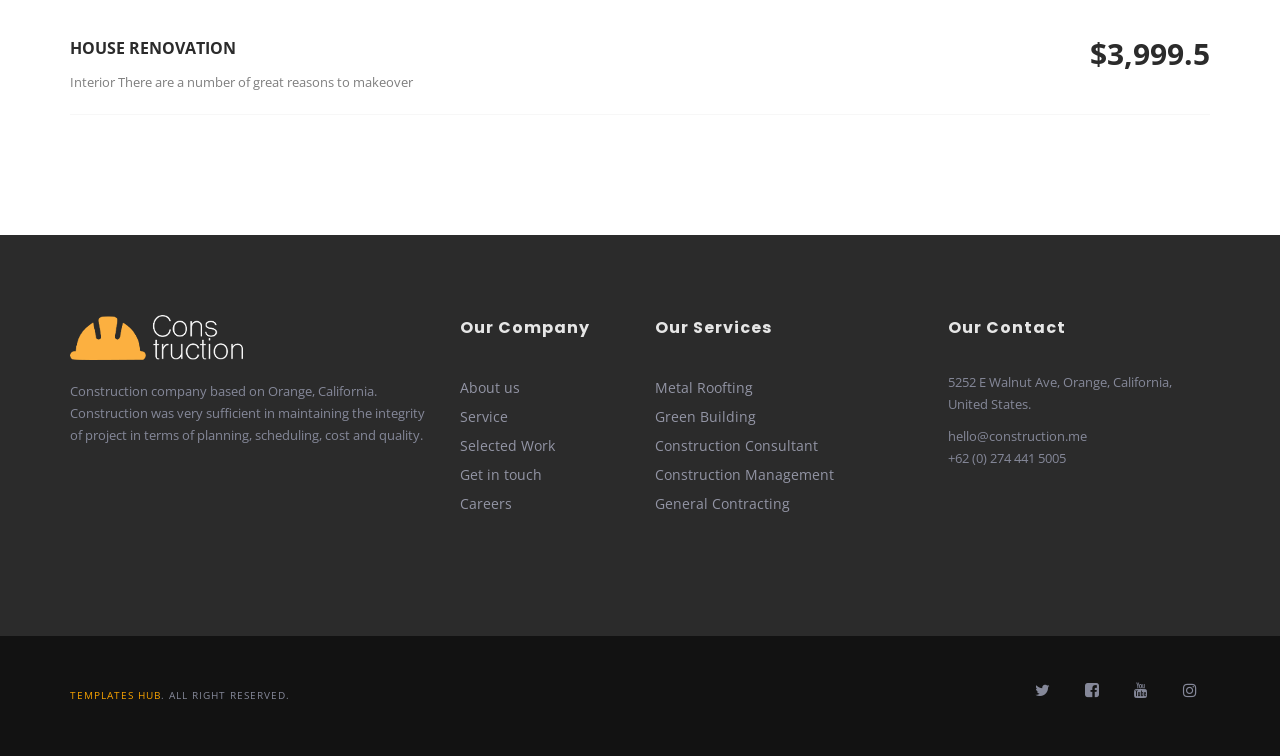
<file: polls/templates/polls/button.html>
<!DOCTYPE html>
<html lang="en">
  
<head>
    <meta charset="utf-8">
    <meta http-equiv="X-UA-Compatible" content="IE=edge">
    <meta name="viewport" content="width=device-width, initial-scale=1">
    <meta name="description" content="construction is awesome bootstrap responsive construction business theme">
    <meta name="keywords" content="construction, business, construction business, responsive, parallax, business theme">
    <meta name="author" content="templateninja">
    <title>Construction</title>

    <!-- Bootstrap -->
    <link href="assets/bootstrap/css/bootstrap.min.css" rel="stylesheet">
    <link href="https://fonts.googleapis.com/css?family=Open+Sans:400,700|Poppins:300,500" rel="stylesheet">
    <link href="assets/css/font-awesome.min.css" rel="stylesheet">
    <link href="assets/css/Pe-icon-7-stroke.css" rel="stylesheet">
    <link href="assets/css/owl.carousel.css" rel="stylesheet">
    <link href="assets/css/owl.theme.css" rel="stylesheet">
    <link href="assets/css/magnific-popup.css" rel="stylesheet">
    <link rel="stylesheet" type="text/css" href="assets/css/style.min.css">

    <!-- HTML5 Shim and Respond.js IE8 support of HTML5 elements and media queries -->
    <!-- WARNING: Respond.js doesn't work if you view the page via file:// -->
    <!--[if lt IE 9]>
      <script src="assets/plugins/html5shiv.min.js"></script>
      <script src="assets/plugins/respond.min.js"></script>
    <![endif]-->
  </head>
  <body id="home">

    <!-- begin:header -->
    <div class="header header-page">
      <!-- begin:topbar -->
      <div id="topbar" class="topbar topbar-page">
        <div class="container">
          <div class="row">
            <div class="col-sm-8">
              <div class="nav-utility">
                <span class="nav-item">A stylish Bootstrap theme for construction companies</span>
              </div><!-- .nav-utility -->
            </div><!-- .col-sm-8 -->
            <div class="col-sm-4 hidden-xs">
              <div class="nav-utility nav-right">
                <a href="#" class="nav-item"><i class="fa fa-twitter"></i></a>
                <a href="#" class="nav-item"><i class="fa fa-facebook"></i></a>
                <a href="#" class="nav-item"><i class="fa fa-linkedin"></i></a>
                <a href="#" class="nav-item"><i class="fa fa-pinterest"></i></a>
                <a href="#" class="nav-item"><i class="fa fa-envelope-o"></i></a>
              </div><!-- .nav-utility -->
            </div><!-- .col-sm-4 -->
          </div><!-- .row -->
        </div><!-- .container -->
      </div><!-- .topbar -->
      <!-- end:topbar -->

      <!-- begin:site-navigation -->
      <div class="site-header-affix-wrapper">
        <header id="masthead" class="site-header header-dark" role="banner">
          <div class="container">
            <div class="row">
              <div class="col-sm-3">
                <div class="site-branding">
                  <h1 class="site-title title-image"><a href="index-2.html" rel="home"><img src="assets/img/img-logo.png" alt="construction business" class="img-responsive"></a></h1>
                </div><!-- .site-branding -->
              </div><!-- .col-sm-3 -->

              <div class="col-sm-9">
                <nav id="site-navigation" class="main-navigation" role="navigation">
                  <button class="menu-toggle" type="button" aria-controls="primary-menu" aria-expanded="false"><span class="pe-7s-menu"></span><span class="sr-only">Primary Menu</span></button>

                  <div class="menu-testing-menu-container">
                    <ul id="primary-menu" class="menu nav-menu" aria-expanded="false">
                      <li class="menu-item"><a href="index-2.html">Home</a></li>
                      <li class="menu-item"><a href="about.html">About</a></li>
                      <li class="menu-item menu-item-has-children" aria-haspopup="true"><a href="#">Services</a>
                        <ul class="sub-menu">
                          <li class="menu-item"><a href="service.html">All Services</a></li>
                          <li class="menu-item"><a href="service-item.html">Construction Consultant</a></li>
                          <li class="menu-item"><a href="service-item.html">General Contracting</a></li>
                          <li class="menu-item"><a href="service-item.html">House Renovation</a></li>
                          <li class="menu-item"><a href="service-item.html">Construction Management</a></li>
                          <li class="menu-item"><a href="service-item.html">Design and Build</a></li>
                        </ul>
                      </li>
                      <li class="menu-item menu-item-has-children" aria-haspopup="true"><a href="#">Features</a>
                        <ul class="sub-menu">
                          <li class="menu-item"><a href="single.html">Single Post</a></li>
                          <li class="menu-item"><a href="single-fullwidth.html">Single Post Full Width</a></li>
                          <li class="menu-item"><a href="page-fullwidth.html">Page Full Width</a></li>
                          <li class="menu-item"><a href="page-sidebar.html">Page With Sidebar</a></li>
                          <li class="menu-item menu-item-has-children" aria-haspopup="true"><a href="#">Shortcodes</a>
                            <ul class="sub-menu">
                              <li class="menu-item"><a href="alert.html">Alert</a></li>
                              <li class="menu-item"><a href="progress.html">Progress Bar</a></li>
                              <li class="menu-item"><a href="social.html">Social Icon</a></li>
                              <li class="menu-item current-menu-item"><a href="button.html">Button &amp; Label</a></li>
                              <li class="menu-item"><a href="accordion.html">Accordion</a></li>
                              <li class="menu-item"><a href="tab.html">Tabs</a></li>
                              <li class="menu-item"><a href="pricing.html">Pricing</a></li>
                            </ul>
                          </li>
                          <li class="menu-item"><a href="typography.html">Typography</a></li>
                          <li class="menu-item"><a href="404.html">Not Found</a></li>
                          <li class="menu-item"><a href="comingsoon.html">Comingsoon</a></li>
                        </ul>
                      </li>
                      <li class="menu-item"><a href="project.html">Projects</a></li>
                      <li class="menu-item"><a href="blog.html">Blog</a></li>
                      <li class="menu-item"><a href="contact.html">Contact</a></li>
                    </ul>
                  </div>
                </nav><!-- #site-navigation -->
              </div><!-- .col-sm-9 -->
            </div><!-- .row -->
          </div><!-- .container -->
        </header><!-- #masthead -->
      </div><!-- .site-header-affix-wrapper -->
      <!-- end:site-navigation -->
    </div><!-- #header -->
    <!-- end:header -->

    <!-- begin:main-title -->
    <div class="main-title block-section padd-40-top padd-60-btm bg-grey">
      <div class="container">
        <div class="row">
          <div class="col-md-8 col-md-offset-2">
            <h1 class="main-title-primary">Button & label</h1>
          </div><!-- .col-## -->
        </div><!-- .row -->
      </div><!-- .container -->
    </div><!-- .main-title -->
    <!-- end:main-title -->

    <!-- begin:breadcrumb -->
    <div class="breadcrumbs">
      <div class="container">
        <div class="row">
          <div class="col-md-12">
            <ol class="breadcrumb">
              <li><a href="#">Home</a></li>
              <li><a href="#">Shortcodes</a></li>
              <li class="active">Button & Label</li>
            </ol>
          </div><!-- .col-md-12 -->
        </div><!-- .row -->
      </div><!-- .container -->
    </div><!-- .site-breadcrumb -->
    <!-- end:breadcrumb -->

    <!-- begin:site-main -->
    <div class="site-main">
      <!-- begin:content-section -->
      <div class="content-section">
        <div class="container">
          <div class="row">
            <div class="col-md-12">
              <div class="entry-content">
                <article class="blog-entry">
                  <div class="blog-entry-content">
                    <div class="section-title">
                      <h3>Shortcode Bordered Button</h3>
                    </div>
                    <p class="text-center">
                      <input type="button" class="button" value="button">
                      <a href="#" class="button"><i class="fa fa-instagram"></i> Icon in button</a>
                    </p>

                    <div class="section-title marg-60-top">
                      <h3>Shortcode Standard Button</h3>
                    </div>
                    <p class="text-center">
                      <button type="button" class="btn btn-default">Default</button>
                      <button type="button" class="btn btn-primary">Primary</button>
                      <button type="button" class="btn btn-success">Success</button>
                      <button type="button" class="btn btn-info">Info</button>
                      <button type="button" class="btn btn-warning">Warning</button>
                      <button type="button" class="btn btn-danger">Danger</button>
                      <button type="button" class="btn btn-link">Link</button>
                    </p>

                    <div class="section-title marg-60-top">
                      <h3>Shortcode Button Sizing</h3>
                    </div>
                    <p class="text-center">
                      <button type="button" class="btn btn-primary btn-lg">Primary</button>
                      <button type="button" class="btn btn-success">Success</button>
                      <button type="button" class="btn btn-info btn-sm">Info</button>
                      <button type="button" class="btn btn-warning btn-xs">Warning</button>
                    </p>

                    <div class="section-title marg-60-top">
                      <h3>Shortcode Button Fullwidth</h3>
                    </div>
                    <p class="text-center">
                      <button type="button" class="btn btn-default btn-block btn-lg"><i class="fa fa-dribbble"></i> <small>DEFAULT</small></button>
                      <button type="button" class="button btn-block">Warning</button>
                      <button type="button" class="btn btn-danger btn-block btn-lg">Danger</button>
                    </p>

                    <div class="section-title marg-60-top">
                      <h3>Shortcode Label</h3>
                    </div>
                    <div class="marg-40-btm">
                      <h6 class="text-uppercase text-bold">Construction Consultant</h6>
                      <hr>
                    </div>
                    <div class="marg-40-btm">
                      <h6 class="text-uppercase text-bold">Construction Management</h6>
                      <span class="fade-06">We offer commitment at all levels of building project</span>
                      <hr>
                    </div>
                    <div class="marg-40-btm">
                      <span class="pull-right text-bold text-big">$3,999.5</span>
                      <h6 class="text-uppercase text-bold">House Renovation</h6>
                      <span class="fade-06">Interior There are a number of great reasons to makeover</span>
                      <hr>
                    </div>
                  </div><!-- .blog-entry-content -->
                </article><!-- .blog-entry -->

              </div><!-- .entry-content -->
            </div><!-- .col-## -->
          </div><!-- .row -->
        </div><!-- .container -->
      </div><!-- .content-section -->
      <!-- end:content-section -->
    </div><!-- .site-main -->
    <!-- end:site-main -->

  	<!-- begin:footer -->
    <footer id="colophon" class="site-footer bg-black" role="contentinfo">
      <div class="container">
        <div class="row">
          <div class="col-md-4 col-sm-6">
            <section class="widget">
              <img src="assets/img/img-logo-footer.png" alt="bootstrap theme for construction companies" class="img-responsive marg-20-btm marg-20-top">
              <p>Construction company based on Orange, California. Construction was very sufficient in maintaining the integrity of project in terms of planning, scheduling, cost and quality.</p>
            </section><!-- .widget -->
          </div><!-- .col-## -->

          <div class="col-md-2 col-sm-6">
            <section class="widget">
              <h3 class="widget-title">Our Company</h3>
              <ul>
                <li><a href="#">About us</a></li>
                <li><a href="#">Service</a></li>
                <li><a href="#">Selected Work</a></li>
                <li><a href="#">Get in touch</a></li>
                <li><a href="#">Careers</a></li>
              </ul>
            </section><!-- .widget -->
          </div><!-- .col-## -->

          <div class="col-md-3 col-sm-6">
            <section class="widget">
              <h3 class="widget-title">Our Services</h3>
              <ul>
                <li><a href="#">Metal Roofting</a></li>
                <li><a href="#">Green Building</a></li>
                <li><a href="#">Construction Consultant</a></li>
                <li><a href="#">Construction Management</a></li>
                <li><a href="#">General Contracting</a></li>
              </ul>
            </section><!-- .widget -->
          </div><!-- .col-## -->

          <div class="col-md-3 col-sm-6">
            <section class="widget">
              <h3 class="widget-title">Our Contact</h3>
              <p>5252 E Walnut Ave, Orange, California, United States.</p>
              <p>hello@construction.me<br>+62 (0) 274 441 5005</p>
            </section>
          </div><!-- .col-## -->
        </div><!-- .row -->
      </div><!-- .container -->
    </footer><!-- #colophon -->
    <!-- end:footer -->

    <!-- begin:copyright -->
    <section id="copyright" class="copyright bg-black">
      <div class="container">
        <div class="row">
          <div class="col-sm-6 copy-left">
             <p><a target="_blank" href="https://www.templateshub.net">Templates Hub</a>. All Right Reserved.</p>
          </div><!-- .col-sm-6 -->

          <div class="col-sm-6 copy-right">
            <ul class="social-icon">
              <li><a href="#" target="_blank" class="icon-twitter"><i class="fa fa-twitter"></i></a></li>
              <li><a href="#" target="_blank" class="icon-facebook"><i class="fa fa-facebook-square"></i></a></li>
              <li><a href="#" target="_blank" class="icon-youtube"><i class="fa fa-youtube"></i></a></li>
              <li><a href="#" target="_blank" class="icon-instagram"><i class="fa fa-instagram"></i></a></li>
            </ul>
          </div><!-- .col-sm-6 -->
        </div><!-- .row -->
      </div><!-- .container -->
    </section><!-- #copyright -->
    <!-- begin:copyright -->


    <!-- jQuery (necessary for Bootstrap's JavaScript plugins) -->
    <script src="assets/plugins/jquery.min.js"></script>
    <!-- Include all compiled plugins (below), or include individual files as needed -->
    <script src="assets/bootstrap/js/bootstrap.min.js"></script>
    <script src="assets/plugins/parallax.min.js"></script>
    <script src="assets/js/navigation.js"></script>
    <script src="assets/plugins/jquery.easing.js"></script>
    <script src="assets/plugins/jquery.magnific-popup.min.js"></script>
    <script src="assets/plugins/imagesloaded.pkgd.min.js"></script>
    <script src="assets/plugins/isotope.pkgd.min.js"></script>
    <script src="assets/plugins/owl.carousel.min.js"></script>
    <script src="assets/js/script.min.js"></script>
  </body>

</html>
</file>
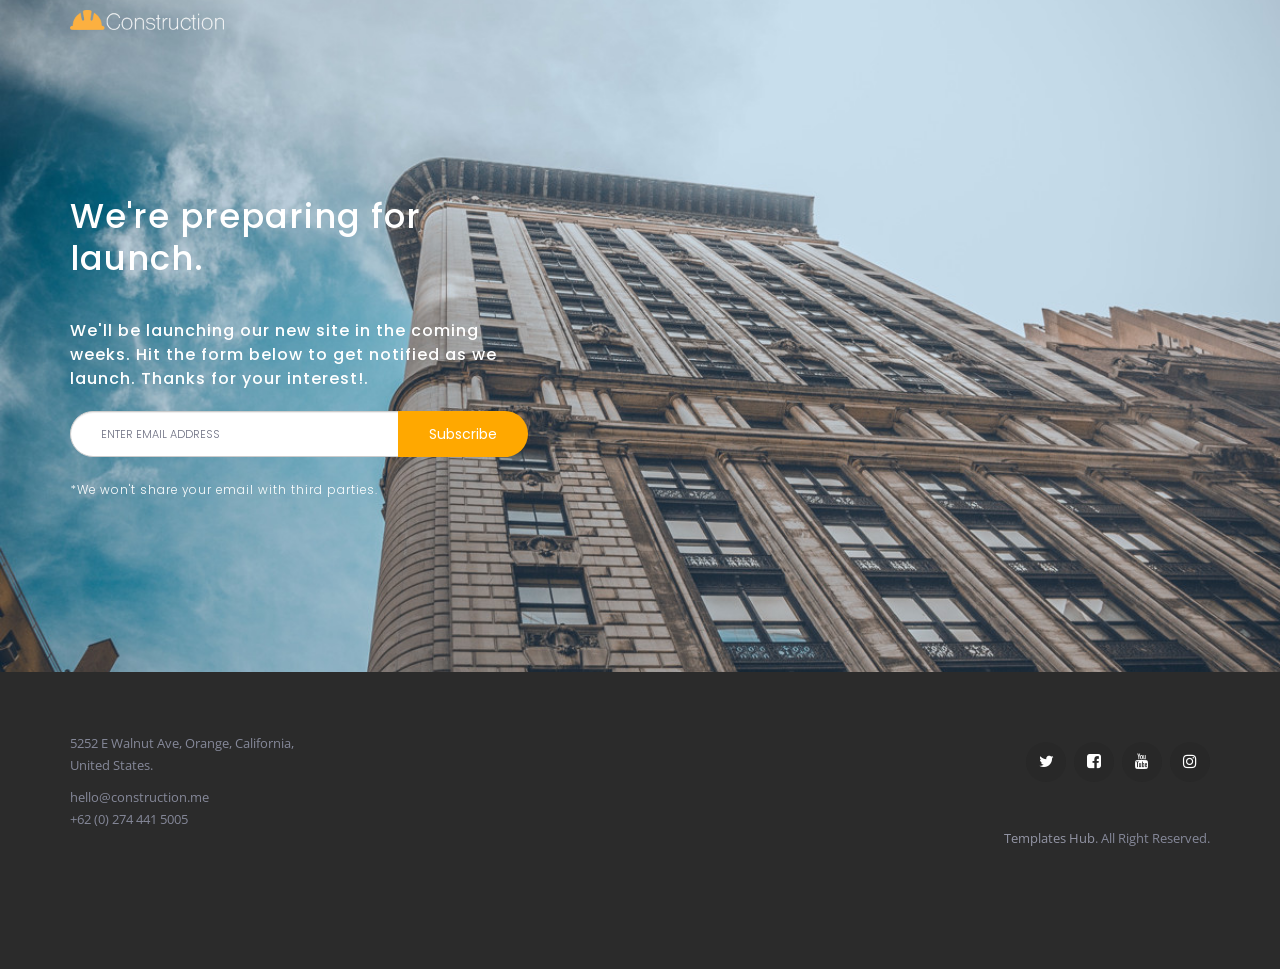
<file: polls/templates/polls/comingsoon.html>
<!DOCTYPE html>
<html lang="en">
  
<head>
    <meta charset="utf-8">
    <meta http-equiv="X-UA-Compatible" content="IE=edge">
    <meta name="viewport" content="width=device-width, initial-scale=1">
    <meta name="description" content="construction is awesome bootstrap responsive construction business theme">
    <meta name="keywords" content="construction, business, construction business, responsive, parallax, business theme">
    <meta name="author" content="templateninja">
    <title>Construction</title>

    <!-- Bootstrap -->
    <link href="assets/bootstrap/css/bootstrap.min.css" rel="stylesheet">
    <link href="https://fonts.googleapis.com/css?family=Open+Sans:400,700|Poppins:300,500" rel="stylesheet">
    <link href="assets/css/font-awesome.min.css" rel="stylesheet">
    <link href="assets/css/Pe-icon-7-stroke.css" rel="stylesheet">
    <link href="assets/css/owl.carousel.css" rel="stylesheet">
    <link href="assets/css/owl.theme.css" rel="stylesheet">
    <link href="assets/css/magnific-popup.css" rel="stylesheet">
    <link rel="stylesheet" type="text/css" href="assets/css/style.min.css">

    <!-- HTML5 Shim and Respond.js IE8 support of HTML5 elements and media queries -->
    <!-- WARNING: Respond.js doesn't work if you view the page via file:// -->
    <!--[if lt IE 9]>
      <script src="assets/plugins/html5shiv.min.js"></script>
      <script src="assets/plugins/respond.min.js"></script>
    <![endif]-->
  </head>
  <body id="home">

    <!-- begin:header -->
    <div class="header" data-parallax="scroll" data-image-src="assets/img/img-header.jpg">
      <!-- begin:site-navigation -->
      <div class="site-header-affix-wrapper">
        <header id="masthead" class="site-header" role="banner">
          <div class="container">
            <div class="row">
              <div class="col-sm-3">
                <div class="site-branding">
                  <h1 class="site-title title-image"><a href="index-2.html" rel="home"><img src="assets/img/img-logo.png" alt="construction business" class="img-responsive"></a></h1>
                </div><!-- .site-branding -->
              </div><!-- .col-sm-3 -->
            </div><!-- .row -->
          </div><!-- .container -->
        </header><!-- #masthead -->
      </div><!-- .site-header-affix-wrapper -->
      <!-- end:site-navigation -->

      <div class="container">
        <div class="row">
          <div class="col-md-5 col-sm-7 col-xs-11">
            <div class="header-caption marg-40-top">
              <h2 class="caption-title text-secondary-bold">We're preparing for launch.</h2>
              <h6>We'll be launching our new site in the coming weeks. Hit the form below to get notified as we launch. Thanks for your interest!.</h6>
              <form class="subscribe-form">
                <div class="input-group input-group-lg">
                  <input type="text" class="form-control" placeholder="Enter Email Address">
                  <span class="input-group-btn">
                    <button class="btn btn-theme" type="button">Subscribe</button>
                  </span>
                </div><!-- .input-group -->
              </form><!-- .subscribe-form -->
              <p><small>*We won't share your email with third parties.</small></p>
            </div><!-- .header-caption -->
          </div><!-- .col-sm-5 -->
        </div><!-- .row -->
      </div><!-- .container -->
    </div><!-- #header -->
    <!-- end:header -->

    <!-- begin:footer -->
    <footer id="colophon" class="site-footer bg-black" role="contentinfo">
      <div class="container">
        <div class="row">
          <div class="col-md-3 col-sm-5">
            <section class="widget">
              <p>5252 E Walnut Ave, Orange, California, United States.</p>
              <p>hello@construction.me<br>+62 (0) 274 441 5005</p>
            </section><!-- .widget -->
          </div><!-- .col-## -->

          <div class="col-md-5 col-md-offset-4 col-sm-7">
            <section class="widget text-right">
              <ul class="social-icon">
                <li><a href="#" target="_blank" class="icon-twitter"><i class="fa fa-twitter"></i></a></li>
                <li><a href="#" target="_blank" class="icon-facebook"><i class="fa fa-facebook-square"></i></a></li>
                <li><a href="#" target="_blank" class="icon-youtube"><i class="fa fa-youtube"></i></a></li>
                <li><a href="#" target="_blank" class="icon-instagram"><i class="fa fa-instagram"></i></a></li>
              </ul>
            </section><!-- .widget -->
            <section class="widget text-right">
              <p><a target="_blank" href="https://www.templateshub.net">Templates Hub</a>. All Right Reserved.</p>
            </section><!-- .widget -->
          </div><!-- .col-## -->
        </div><!-- .row -->
      </div><!-- .container -->
    </footer><!-- #colophon -->
    <!-- end:footer -->

    <!-- jQuery (necessary for Bootstrap's JavaScript plugins) -->
    <script src="assets/plugins/jquery.min.js"></script>
    <!-- Include all compiled plugins (below), or include individual files as needed -->
    <script src="assets/bootstrap/js/bootstrap.min.js"></script>
    <script src="assets/plugins/parallax.min.js"></script>
    <script type="text/javascript">
      jQuery(document).ready( function( $ ) {
          "use strict";
          jQuery(window).trigger('resize').trigger('scroll');
      } );
    </script>
  </body>

</html>
</file>
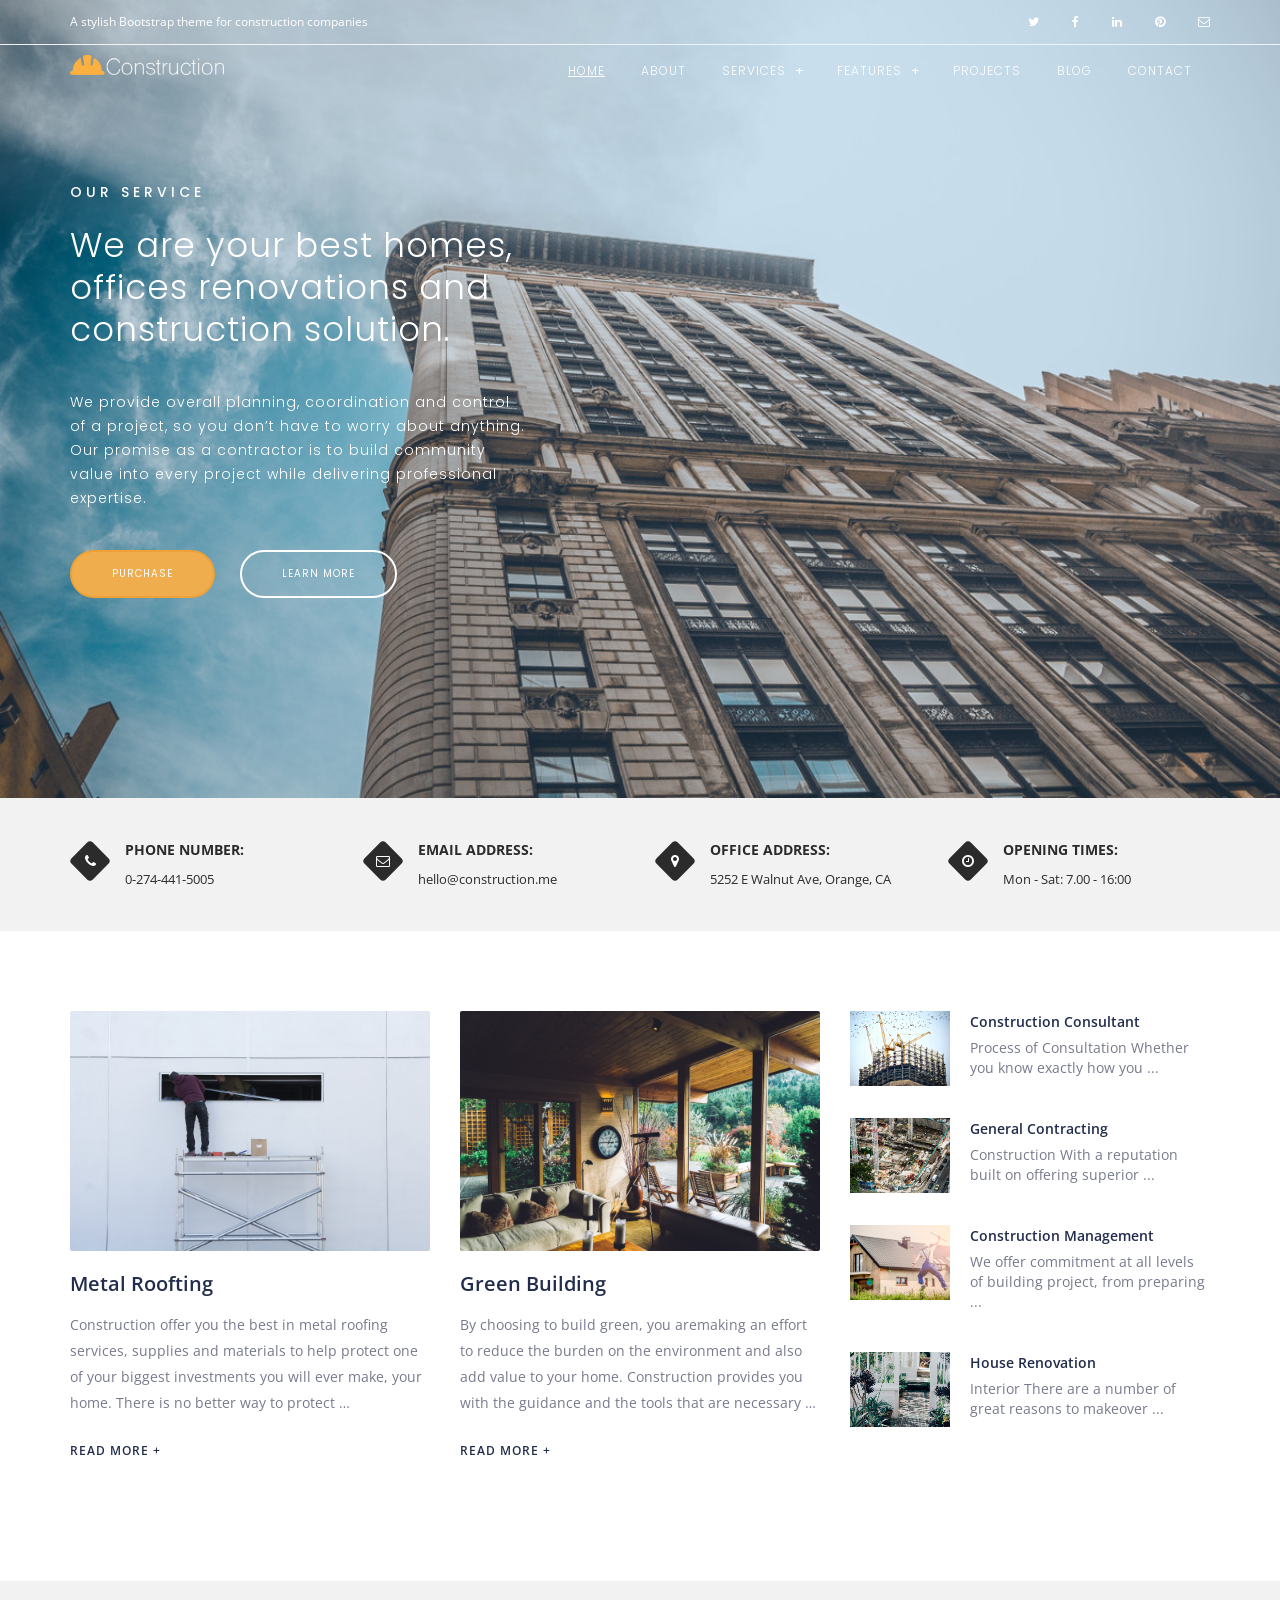
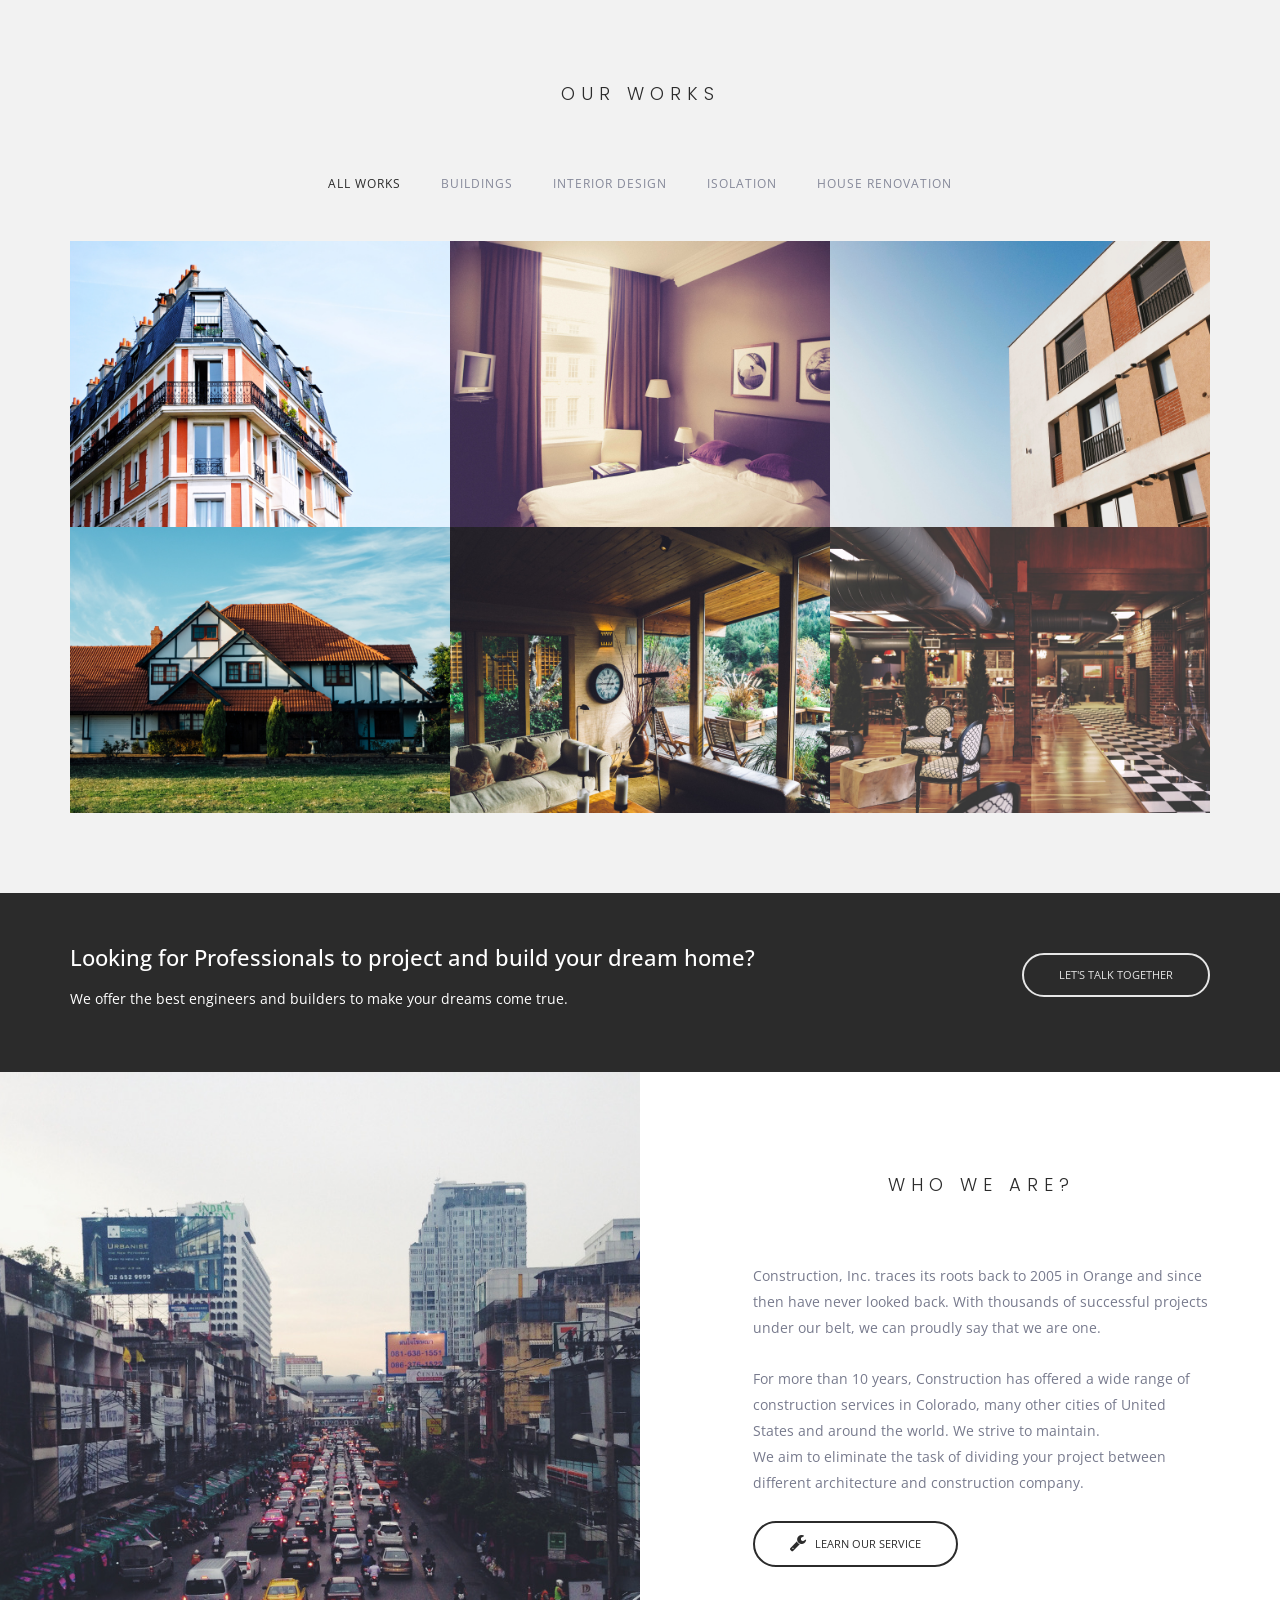
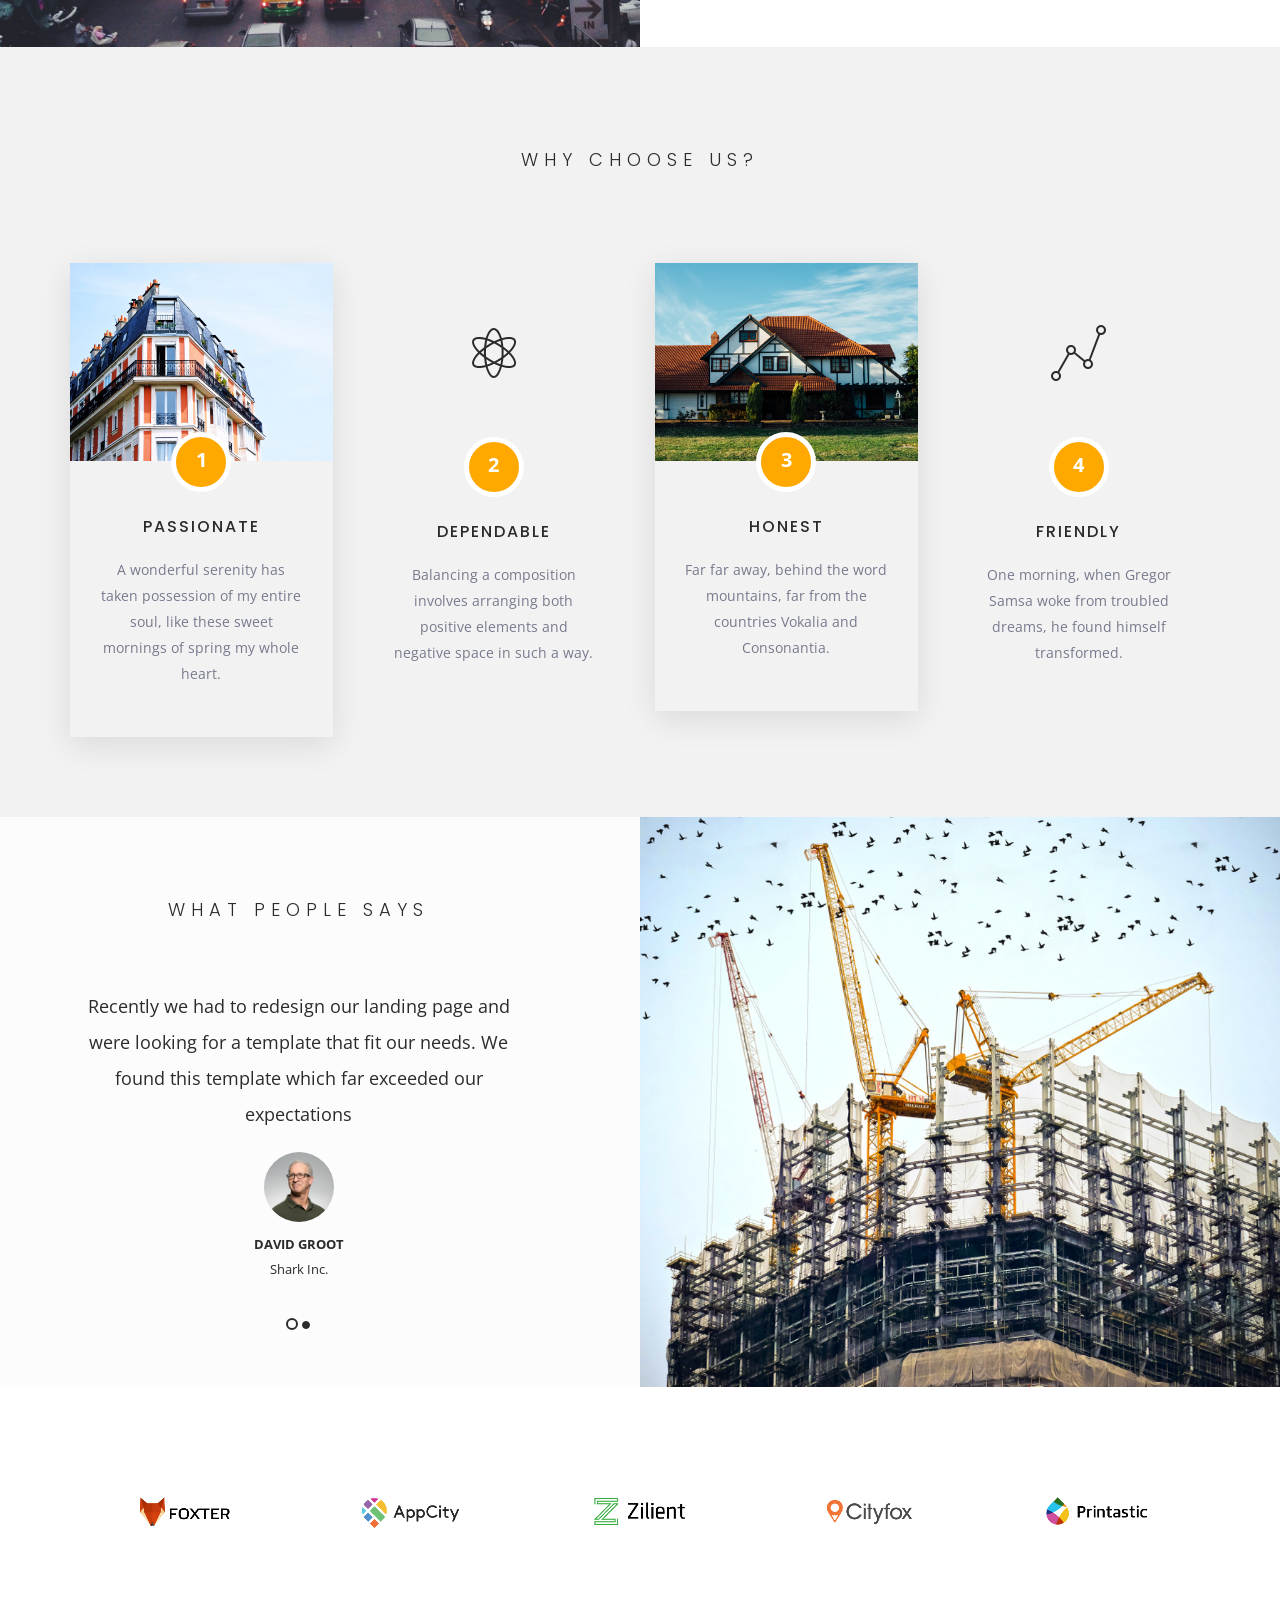
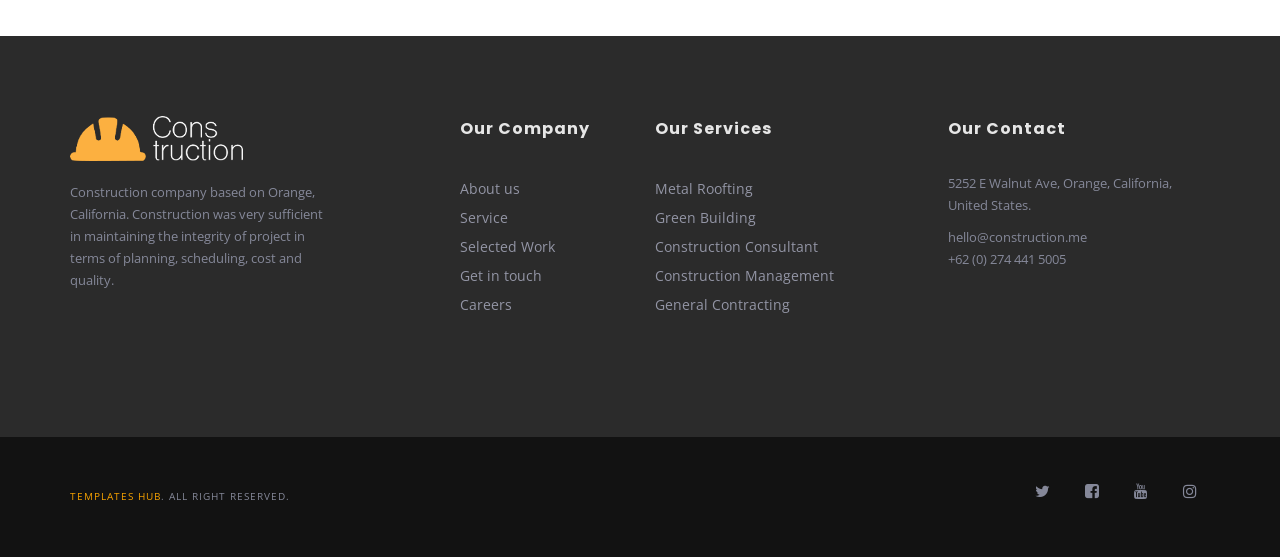
<file: polls/templates/polls/index-2.html>
<!DOCTYPE html>
<html lang="en">
  
<head>
    <meta charset="utf-8">
    <meta http-equiv="X-UA-Compatible" content="IE=edge">
    <meta name="viewport" content="width=device-width, initial-scale=1">
    <meta name="description" content="construction is awesome bootstrap responsive construction business theme">
    <meta name="keywords" content="construction, business, construction business, responsive, parallax, business theme">
    <meta name="author" content="templateninja">
    <title>Construction</title>

    <!-- Bootstrap -->
    <link href="assets/bootstrap/css/bootstrap.min.css" rel="stylesheet">
    <link href="https://fonts.googleapis.com/css?family=Open+Sans:400,700|Poppins:300,500" rel="stylesheet">
    <link href="assets/css/font-awesome.min.css" rel="stylesheet">
    <link href="assets/css/Pe-icon-7-stroke.css" rel="stylesheet">
    <link href="assets/css/owl.carousel.css" rel="stylesheet">
    <link href="assets/css/owl.theme.css" rel="stylesheet">
    <link href="assets/css/magnific-popup.css" rel="stylesheet">
    <link rel="stylesheet" type="text/css" href="assets/css/style.min.css">

    <!-- HTML5 Shim and Respond.js IE8 support of HTML5 elements and media queries -->
    <!-- WARNING: Respond.js doesn't work if you view the page via file:// -->
    <!--[if lt IE 9]>
      <script src="assets/plugins/html5shiv.min.js"></script>
      <script src="assets/plugins/respond.min.js"></script>
    <![endif]-->
  </head>
  <body id="home" class="home">

    <!-- begin:header -->
    <div class="header" data-parallax="scroll" data-image-src="assets/img/img-header.jpg">
      <!-- begin:topbar -->
      <div id="topbar" class="topbar">
        <div class="container">
          <div class="row">
            <div class="col-sm-8">
              <div class="nav-utility">
                <span class="nav-item">A stylish Bootstrap theme for construction companies</span>
              </div><!-- .nav-utility -->
            </div><!-- .col-sm-8 -->
            <div class="col-sm-4 hidden-xs">
              <div class="nav-utility nav-right">
                <a href="#" class="nav-item"><i class="fa fa-twitter"></i></a>
                <a href="#" class="nav-item"><i class="fa fa-facebook"></i></a>
                <a href="#" class="nav-item"><i class="fa fa-linkedin"></i></a>
                <a href="#" class="nav-item"><i class="fa fa-pinterest"></i></a>
                <a href="#" class="nav-item"><i class="fa fa-envelope-o"></i></a>
              </div><!-- .nav-utility -->
            </div><!-- .col-sm-4 -->
          </div><!-- .row -->
        </div><!-- .container -->
      </div><!-- .topbar -->
      <!-- end:topbar -->

      <!-- begin:site-navigation -->
      <div class="site-header-affix-wrapper">
        <header id="masthead" class="site-header" role="banner">
          <div class="container">
            <div class="row">
              <div class="col-sm-3">
                <div class="site-branding">
                  <h1 class="site-title title-image"><a href="index-2.html" rel="home"><img src="assets/img/img-logo.png" alt="construction business" class="img-responsive"></a></h1>
                </div><!-- .site-branding -->
              </div><!-- .col-sm-3 -->

              <div class="col-sm-9">
                <nav id="site-navigation" class="main-navigation" role="navigation">
                  <button class="menu-toggle" type="button" aria-controls="primary-menu" aria-expanded="false"><span class="pe-7s-menu"></span><span class="sr-only">Primary Menu</span></button>

                  <div class="menu-testing-menu-container">
                    <ul id="primary-menu" class="menu nav-menu" aria-expanded="false">
                      <li class="menu-item current-menu-item"><a href="index-2.html">Home</a></li>
                      <li class="menu-item"><a href="about.html">About</a></li>
                      <li class="menu-item menu-item-has-children" aria-haspopup="true"><a href="#">Services</a>
                        <ul class="sub-menu">
                          <li class="menu-item current-menu-item"><a href="service.html">All Services</a></li>
                          <li class="menu-item"><a href="service-item.html">Construction Consultant</a></li>
                          <li class="menu-item"><a href="service-item.html">General Contracting</a></li>
                          <li class="menu-item"><a href="service-item.html">House Renovation</a></li>
                          <li class="menu-item"><a href="service-item.html">Construction Management</a></li>
                          <li class="menu-item"><a href="service-item.html">Design and Build</a></li>
                        </ul>
                      </li>
                      <li class="menu-item menu-item-has-children" aria-haspopup="true"><a href="#">Features</a>
                        <ul class="sub-menu">
                          <li class="menu-item"><a href="single.html">Single Post</a></li>
                          <li class="menu-item"><a href="single-fullwidth.html">Single Post Full Width</a></li>
                          <li class="menu-item"><a href="page-fullwidth.html">Page Full Width</a></li>
                          <li class="menu-item"><a href="page-sidebar.html">Page With Sidebar</a></li>
                          <li class="menu-item menu-item-has-children" aria-haspopup="true"><a href="#">Shortcodes</a>
                            <ul class="sub-menu">
                              <li class="menu-item"><a href="alert.html">Alert</a></li>
                              <li class="menu-item"><a href="progress.html">Progress Bar</a></li>
                              <li class="menu-item"><a href="social.html">Social Icon</a></li>
                              <li class="menu-item"><a href="button.html">Button &amp; Label</a></li>
                              <li class="menu-item"><a href="accordion.html">Accordion</a></li>
                              <li class="menu-item"><a href="tab.html">Tabs</a></li>
                              <li class="menu-item"><a href="pricing.html">Pricing</a></li>
                            </ul>
                          </li>
                          <li class="menu-item"><a href="typography.html">Typography</a></li>
                          <li class="menu-item"><a href="404.html">Not Found</a></li>
                          <li class="menu-item"><a href="comingsoon.html">Comingsoon</a></li>
                        </ul>
                      </li>
                      <li class="menu-item"><a href="project.html">Projects</a></li>
                      <li class="menu-item"><a href="blog.html">Blog</a></li>
                      <li class="menu-item"><a href="contact.html">Contact</a></li>
                    </ul>
                  </div>
                </nav><!-- #site-navigation -->
              </div><!-- .col-sm-9 -->
            </div><!-- .row -->
          </div><!-- .container -->
        </header><!-- #masthead -->
      </div><!-- .site-header-affix-wrapper -->
      <!-- end:site-navigation -->

      <div class="container">
        <div class="row">
          <div class="col-sm-5">
            <div class="header-caption">
              <span class="caption-subtitle">Our Service</span>
              <h2 class="caption-title">We are your best homes, offices renovations and construction solution.</h2>
              <p>We provide overall planning, coordination and control of a project, so you don’t have to worry about anything. Our promise as a contractor is to build community value into every project while delivering professional expertise.</p>
              <div class="header-action-button">
                <a class="btn btn-warning btn-md" href="#">Purchase</a>
                <a class="btn btn-default btn-bordered  btn-md" href="#">Learn more</a>
              </div><!-- header-action-button -->
            </div><!-- .header-caption -->
          </div><!-- .col-sm-5 -->
        </div><!-- .row -->
      </div><!-- .container -->
    </div><!-- #header -->
    <!-- end:header -->

    <!-- begin:additional-info -->
    <div id="additional-info" class="additional-info block-section bg-grey padd-20-top padd-40-btm">
      <div class="container">
        <div class="row">
          <div class="col-md-3 col-sm-6">
            <div class="contact-item">
              <div class="contact-item-icon">
                <i class="fa fa-phone"></i>
              </div><!-- .contact-item-icon -->
              <h4 class="contact-item-title">Phone number:</h4>
              <div class="contact-item-info">0-274-441-5005</div>
            </div><!-- .contact-item -->
          </div><!-- .col-# -->

          <div class="col-md-3 col-sm-6">
            <div class="contact-item">
              <div class="contact-item-icon">
                <i class="fa fa-envelope-o"></i>
              </div><!-- .contact-item-icon -->
              <h4 class="contact-item-title">Email address:</h4>
              <div class="contact-item-info">hello@construction.me</div>
            </div><!-- .contact-item -->
          </div><!-- .col-# -->

          <div class="col-md-3 col-sm-6">
            <div class="contact-item">
              <div class="contact-item-icon">
                <i class="fa fa-map-marker"></i>
              </div><!-- .contact-item-icon -->
              <h4 class="contact-item-title">Office address:</h4>
              <div class="contact-item-info">5252 E Walnut Ave, Orange, CA</div>
            </div><!-- .contact-item -->
          </div><!-- .col-# -->

          <div class="col-md-3 col-sm-6">
            <div class="contact-item">
              <div class="contact-item-icon">
                <i class="fa fa-clock-o"></i>
              </div><!-- .contact-item-icon -->
              <h4 class="contact-item-title">Opening times:</h4>
              <div class="contact-item-info">Mon - Sat: 7.00 - 16:00</div>
            </div><!-- .contact-item -->
          </div><!-- .col-# -->
        </div><!-- .row -->
      </div><!-- container -->
    </div><!-- #additional-info -->
    <!-- end:additional-info -->

    <!-- begin:service -->
    <div id="service" class="service content-section bg-white">
      <div class="container">
        <div class="row">
          <div class="col-md-4">
            <div class="blog-entry">
              <a href="#" class="blog-entry-thumbnail">
                <img src="assets/img/img-service-01.jpg" alt="metal roofting" class="img-responsive">
              </a>
              <div class="blog-entry-header">
                <h2 class="entry-title"><a href="#" rel="bookmark">Metal Roofting</a></h2>
              </div><!-- .blog-entry-header -->
              <div class="blog-entry-content">
                <p>Construction offer you the best in metal roofing services, supplies and materials to help protect one of your biggest investments you will ever make, your home. There is no better way to protect …</p>
                <p><a href="#" class="read-more">Read more &#43;</a></p>
              </div><!-- .blog-entry-content -->
            </div><!-- .blog-entry -->
          </div><!-- .col-md-4 -->

          <div class="col-md-4">
            <div class="blog-entry">
              <a href="#" class="blog-entry-thumbnail">
                <img src="assets/img/img-service-02.jpg" alt="green building" class="img-responsive">
              </a>
              <div class="blog-entry-header">
                <h2 class="entry-title"><a href="#" rel="bookmark">Green Building</a></h2>
              </div><!-- .blog-entry-header -->
              <div class="blog-entry-content">
                <p>By choosing to build green, you aremaking an effort to reduce the burden on the environment and also add value to your home. Construction provides you with the guidance and the tools that are necessary …</p>
                <p><a href="#" class="read-more">Read more &#43;</a></p>
              </div><!-- .blog-entry-content -->
            </div><!-- .blog-entry -->
          </div><!-- .col-md-4 -->

          <div class="col-md-4">
            <ul class="blog-entry-list">
              <li>
                <span class="entry-post-thumbnail">
                  <img src="assets/img/img-service-03.jpg" alt="construction Consultant">
                </span>
                <div class="entry-post-content">
                  <h4 class="entry-post-title"><a href="#">Construction Consultant</a></h4>
                  <p>Process of Consultation Whether you know exactly how you ...</p>
                </div><!-- .entry-post-content -->
              </li><!-- #post-## -->
              <li>
                <span class="entry-post-thumbnail">
                  <img src="assets/img/img-service-04.jpg" alt="General Contracting">
                </span>
                <div class="entry-post-content">
                  <h4 class="entry-post-title"><a href="#">General Contracting</a></h4>
                  <p>Construction With a reputation built on offering superior ...</p>
                </div><!-- .entry-post-content -->
              </li><!-- #post-## -->
              <li>
                <span class="entry-post-thumbnail">
                  <img src="assets/img/img-service-05.jpg" alt="Construction Management">
                </span>
                <div class="entry-post-content">
                  <h4 class="entry-post-title"><a href="#">Construction Management</a></h4>
                  <p>We offer commitment at all levels of building project, from preparing ...</p>
                </div><!-- .entry-post-content -->
              </li><!-- #post-## -->
              <li>
                <span class="entry-post-thumbnail">
                  <img src="assets/img/img-service-06.jpg" alt="House Renovation">
                </span>
                <div class="entry-post-content">
                  <h4 class="entry-post-title"><a href="#">House Renovation</a></h4>
                  <p>Interior There are a number of great reasons to makeover ...</p>
                </div><!-- .entry-post-content -->
              </li><!-- #post-## -->
            </ul><!-- .blog-entry-list -->
          </div><!-- .col-md-4 -->
        </div><!-- .row -->
      </div><!-- container -->
    </div><!-- #service -->
    <!-- end:service -->

    <!-- begin:work -->
    <div id="work" class="work content-section bg-grey">
      <div class="container">
        <div class="row">
          <div class="col-md-12">
            <div class="section-title">
              <h2>Our Works</h2>
            </div>
          </div><!-- .col-md-12 -->
        </div><!-- .row -->

        <div class="row">
          <div class="col-md-12">
            <ul class="work-filter">
              <li class="active" data-filter="*"><a href="#">All works</a></li>
              <li data-filter=".buildings"><a href="#buildings">Buildings</a></li>
              <li data-filter=".interior-design"><a href="#interior-design">Interior Design</a></li>
              <li data-filter=".isolation"><a href="#isolation">Isolation</a></li>
              <li data-filter=".house-renovation"><a href="#house-renovation">House Renovation</a></li>
            </ul><!-- .work-filter -->

            <ul class="work-grid">
              <li class="work-item buildings">
                <a href="assets/img/img-work-01.jpg" title="Avenue Hotels" class="image-lightbox">
                  <div class="work-item-image">
                    <img src="assets/img/img-work-01.jpg" alt="Avenue Hotels">
                  </div><!-- .work-item-image -->
                  <div class="work-item-info">
                    <h4 class="work-item-title">Avenue Hotels</h4>
                    <span class="work-item-desc">Buildings</span>
                  </div><!-- .work-item-info -->
                </a>
              </li><!-- .work-item -->
              <li class="work-item interior-design">
                <a href="assets/img/img-work-02.jpg" title="Mark Bedroom" class="image-lightbox">
                  <div class="work-item-image">
                    <img src="assets/img/img-work-02.jpg" alt="Mark Bedroom">
                  </div><!-- .work-item-image -->
                  <div class="work-item-info">
                    <h4 class="work-item-title">Mark Bedroom</h4>
                    <span class="work-item-desc">Interior Design</span>
                  </div><!-- .work-item-info -->
                </a>
              </li><!-- .work-item -->
              <li class="work-item buildings">
                <a href="assets/img/img-work-03.jpg" title="Edu Hostel" class="image-lightbox">
                  <div class="work-item-image">
                    <img src="assets/img/img-work-03.jpg" alt="Edu Hostel">
                  </div><!-- .work-item-image -->
                  <div class="work-item-info">
                    <h4 class="work-item-title">Edu Hostel</h4>
                    <span class="work-item-desc">Buildings</span>
                  </div><!-- .work-item-info -->
                </a>
              </li><!-- .work-item -->
              <li class="work-item isolation house-renovation">
                <a href="assets/img/img-work-04.jpg" title="Alan Home" class="image-lightbox">
                  <div class="work-item-image">
                    <img src="assets/img/img-work-04.jpg" alt="Alan Home">
                  </div><!-- .work-item-image -->
                  <div class="work-item-info">
                    <h4 class="work-item-title">Alan Home</h4>
                    <span class="work-item-desc">Isolation</span>
                  </div><!-- .work-item-info -->
                </a>
              </li><!-- .work-item -->
              <li class="work-item interior-design house-renovation">
                <a href="assets/img/img-work-05.jpg" title="Jannet Home" class="image-lightbox">
                  <div class="work-item-image">
                    <img src="assets/img/img-work-05.jpg" alt="Jannet Home">
                  </div><!-- .work-item-image -->
                  <div class="work-item-info">
                    <h4 class="work-item-title">Jannet Home</h4>
                    <span class="work-item-desc">House Renovation</span>
                  </div><!-- .work-item-info -->
                </a>
              </li><!-- .work-item -->
              <li class="work-item design photography">
                <a href="assets/img/img-work-06.jpg" title="Papa Ron's Restaurant" class="image-lightbox">
                  <div class="work-item-image">
                    <img src="assets/img/img-work-06.jpg" alt="Papa Ron's Restaurant">
                  </div><!-- .work-item-image -->
                  <div class="work-item-info">
                    <h4 class="work-item-title">Papa Ron's Restaurant</h4>
                    <span class="work-item-desc">Interior Design</span>
                  </div><!-- .work-item-info -->
                </a>
              </li><!-- .work-item -->
            </ul><!-- .work-grid -->
          </div><!-- .col-md-12 -->
        </div><!-- .row -->
      </div><!-- .container -->
    </div><!-- #work -->
    <!-- end:work -->

    <!-- begin:cta -->
    <div id="cta" class="cta block-section padd-40-top padd-40-btm bg-dark">
      <div class="container">
        <div class="row">
          <div class="col-sm-8">
            <h4>Looking for Professionals to project and build your dream home?</h4>
            <p>We offer the best engineers and builders to make your dreams come true.</p>
          </div><!-- .col-sm-6 -->
          <div class="col-sm-4 text-right marg-20-top">
            <a href="#" class="button">Let's talk together</a>
          </div>
        </div><!-- .row -->
      </div><!-- .container -->
    </div><!-- #cta -->
    <!-- end:cta -->

    <!-- begin:about -->
    <div id="about" class="block-section image-block bg-white">
      <div class="container-fluid container-no-padding">
        <div class="row row-no-margin">
          <div class="image-block-item col-md-6 col-sm-5 col-xs-12">
            <div class="image-block-item-background" style="background-image: url('assets/img/img-post-content-04.jpg');"></div>
          </div><!-- .image-block-item -->
        </div><!-- .row -->
      </div><!-- .container-fluid -->

      <div class="container clear">
        <div class="row">
          <div class="col-md-5 col-md-offset-7 col-sm-6 col-sm-offset-6 col-xs-10 col-xs-offset-1 padd-80-top padd-60-btm">
            <div class="section-title">
              <h2>Who We Are?</h2>
            </div>
            <p>Construction, Inc. traces its roots back to 2005 in Orange and since then have never looked back. With thousands of successful projects under our belt, we can proudly say that we are one.</p>
            <p>For more than 10 years, Construction has offered a wide range of construction services in Colorado, many other cities of United States and around the world. We strive to maintain.<br>We aim to eliminate the task of dividing your project between different architecture and construction company.</p>
            <p><a class="button btn-danger popup-video" href="http://www.youtube.com/watch?v=Og879fOk6DQ"><i class="fa fa-wrench"></i> Learn Our Service</a></p>
          </div><!-- .col-## -->
        </div><!-- .row -->
      </div><!-- .container -->
    </div><!-- #about -->
    <!-- end:about -->

    <!-- begin:why -->
    <div id="why" class="why content-section bg-grey">
      <div class="container">
        <div class="row">
          <div class="col-md-12">
            <div class="section-title">
              <h2>Why Choose Us?</h2>
            </div>
          </div><!-- .col-md-12 -->
        </div><!-- .row -->
        <div class="row">
          <div class="col-md-3 col-sm-6">
            <div class="process-item highlight text-center">
              <img src="assets/img/img-work-01.jpg" class="img-responsive">
              <div class="process-item-content">
                <span class="process-item-number">1</span>
                <h3 class="process-item-title">PASSIONATE</h3>
                <p>A wonderful serenity has taken possession of my entire soul, like these sweet mornings of spring my whole heart.</p>
              </div><!-- .process-item-content -->
            </div><!-- .process-item -->
          </div><!-- .col-## -->
          <div class="col-md-3 col-sm-6">
            <div class="process-item text-center">
              <div class="process-item-icon">
                <span class="pe-7s-science"></span>
              </div>
              <div class="process-item-content">
                <span class="process-item-number">2</span>
                <h3 class="process-item-title">DEPENDABLE</h3>
                <p>Balancing a composition involves arranging both positive elements and negative space in such a way.</p>
              </div><!-- .process-item-content -->
            </div><!-- .process-item -->
          </div><!-- .col-## -->
          <div class="col-md-3 col-sm-6">
            <div class="process-item highlight text-center">
              <img src="assets/img/img-work-04.jpg" class="img-responsive">
              <div class="process-item-content">
                <span class="process-item-number">3</span>
                <h3 class="process-item-title">HONEST</h3>
                <p>Far far away, behind the word mountains, far from the countries Vokalia and Consonantia.</p>
              </div><!-- .process-item-content -->
            </div><!-- .process-item -->
          </div><!-- .col-## -->
          <div class="col-md-3 col-sm-6">
            <div class="process-item text-center">
              <div class="process-item-icon">
                <span class="pe-7s-graph1"></span>
              </div>
              <div class="process-item-content">
                <span class="process-item-number">4</span>
                <h3 class="process-item-title">FRIENDLY</h3>
                <p>One morning, when Gregor Samsa woke from troubled dreams, he found himself transformed.</p>
              </div><!-- .process-item-content -->
            </div><!-- .process-item -->
          </div><!-- .col-## -->
        </div><!-- .row -->
      </div><!-- .container -->
    </div><!-- #why -->
    <!-- end:why -->

    <!-- begin:testimonial -->
    <div id="testimonial" class="block-section image-block bg-light">
      <div class="container-fluid container-no-padding">
        <div class="row row-no-margin">
          <div class="image-block-item col-md-6 col-md-offset-6 col-sm-5 col-xs-12">
            <div class="image-block-item-background" style="background-image: url('assets/img/img-content-03.jpg');"></div>
          </div><!-- .image-block-item -->
        </div><!-- .row -->
      </div><!-- .container-fluid -->

      <div class="container clear">
        <div class="row">
          <div class="col-md-5 col-md-offset-0 col-sm-7 col-sm-offset-5 padd-60-top padd-100-btm">
            <div class="section-title">
              <h2>What People Says</h2>
            </div>
            <div class="carousel slide testimony-dark" id="testimony" data-ride="carousel">
              <ol class="carousel-indicators">
                <li data-target="#testimony" data-slide-to="0" class="active"></li>
                <li data-target="#testimony" data-slide-to="1" class=""></li>
              </ol><!-- .carousel-indicators -->
              <div class="carousel-inner" role="listbox">
                <div class="item active">
                  <p>Recently we had to redesign our landing page and were looking for a template that fit our needs. We found this template which far exceeded our expectations</p>
                  <img class="testimony-item-image" src="assets/img/img-testimony-01.jpg">
                  <span class="testimony-item-source source-alt"><strong>David Groot</strong> Shark Inc.</span>
                </div><!-- .item -->
                <div class="item">
                  <p>I don't know what else to say. It had everything we wanted and was better designed than anything we could have accomplished on our own. Thanks for the great work.</p>
                  <img class="testimony-item-image" src="assets/img/img-testimony-02.jpg">
                  <span class="testimony-item-source source-alt"><strong>Max Well</strong> Cooldad</span>
                </div><!-- .item -->
              </div><!-- .carousel-inner -->
            </div><!-- #client-says -->
          </div><!-- .col-## -->
        </div><!-- .row -->
      </div><!-- .container -->
    </div><!-- #testimonial -->
    <!-- end:testimonial -->

    <!-- begin:client -->
    <div id="client" class="client block-section bg-white padd-40-top padd-40-btm">
      <div class="container">
        <div class="row">
          <div class="col-md-12">
            <div id="slider-thumbnail" class="owl-carousel owl-theme client-slider slider-carousel navigation-hide">
              <div class="item">
                <a href="#">
                  <img src="assets/img/img-client-01.png" alt="client">
                </a>
              </div><!-- .item -->
              <div class="item">
                <a href="#">
                  <img src="assets/img/img-client-02.png" alt="client">
                </a>
              </div><!-- .item -->
              <div class="item">
                <a href="#">
                  <img src="assets/img/img-client-03.png" alt="client">
                </a>
              </div><!-- .item -->
              <div class="item">
                <a href="#">
                  <img src="assets/img/img-client-04.png" alt="client">
                </a>
              </div><!-- .item -->
              <div class="item">
                <a href="#">
                  <img src="assets/img/img-client-05.png" alt="client">
                </a>
              </div><!-- .item -->
              <div class="item">
                <a href="#">
                  <img src="assets/img/img-client-06.png" alt="client">
                </a>
              </div><!-- .item -->
              <div class="item">
                <a href="#">
                  <img src="assets/img/img-client-07.png" alt="client">
                </a>
              </div><!-- .item -->
              <div class="item">
                <a href="#">
                  <img src="assets/img/img-client-08.png" alt="client">
                </a>
              </div><!-- .item -->
            </div><!-- #slider-thumbnail -->
          </div><!-- .col-md-12 -->
        </div><!-- .row -->
      </div><!-- .container -->
    </div><!-- #client -->
    <!-- end:client -->

    <!-- begin:footer -->
    <footer id="colophon" class="site-footer bg-black" role="contentinfo">
      <div class="container">
        <div class="row">
          <div class="col-md-3 col-sm-6">
            <section class="widget">
              <img src="assets/img/img-logo-footer.png" alt="bootstrap theme for construction companies" class="img-responsive marg-20-btm marg-20-top">
              <p>Construction company based on Orange, California. Construction was very sufficient in maintaining the integrity of project in terms of planning, scheduling, cost and quality.</p>
            </section><!-- .widget -->
          </div><!-- .col-## -->

          <div class="col-md-2 col-sm-6 col-md-offset-1 col-sm-offset-0">
            <section class="widget">
              <h3 class="widget-title">Our Company</h3>
              <ul>
                <li><a href="#">About us</a></li>
                <li><a href="#">Service</a></li>
                <li><a href="#">Selected Work</a></li>
                <li><a href="#">Get in touch</a></li>
                <li><a href="#">Careers</a></li>
              </ul>
            </section><!-- .widget -->
          </div><!-- .col-## -->

          <div class="col-md-3 col-sm-6">
            <section class="widget">
              <h3 class="widget-title">Our Services</h3>
              <ul>
                <li><a href="#">Metal Roofting</a></li>
                <li><a href="#">Green Building</a></li>
                <li><a href="#">Construction Consultant</a></li>
                <li><a href="#">Construction Management</a></li>
                <li><a href="#">General Contracting</a></li>
              </ul>
            </section><!-- .widget -->
          </div><!-- .col-## -->

          <div class="col-md-3 col-sm-6">
            <section class="widget">
              <h3 class="widget-title">Our Contact</h3>
              <p>5252 E Walnut Ave, Orange, California, United States.</p>
              <p>hello@construction.me<br>+62 (0) 274 441 5005</p>
            </section>
          </div><!-- .col-## -->
        </div><!-- .row -->
      </div><!-- .container -->
    </footer><!-- #colophon -->
    <!-- end:footer -->

    <!-- begin:copyright -->
    <section id="copyright" class="copyright bg-black">
      <div class="container">
        <div class="row">
          <div class="col-sm-6 copy-left">
             <p><a target="_blank" href="https://www.templateshub.net">Templates Hub</a>. All Right Reserved.</p>
          </div><!-- .col-sm-6 -->

          <div class="col-sm-6 copy-right">
            <ul class="social-icon">
              <li><a href="#" target="_blank" class="icon-twitter"><i class="fa fa-twitter"></i></a></li>
              <li><a href="#" target="_blank" class="icon-facebook"><i class="fa fa-facebook-square"></i></a></li>
              <li><a href="#" target="_blank" class="icon-youtube"><i class="fa fa-youtube"></i></a></li>
              <li><a href="#" target="_blank" class="icon-instagram"><i class="fa fa-instagram"></i></a></li>
            </ul>
          </div><!-- .col-sm-6 -->
        </div><!-- .row -->
      </div><!-- .container -->
    </section><!-- #copyright -->
    <!-- begin:copyright -->


    <!-- jQuery (necessary for Bootstrap's JavaScript plugins) -->
    <script src="assets/plugins/jquery.min.js"></script>
    <!-- Include all compiled plugins (below), or include individual files as needed -->
    <script src="assets/bootstrap/js/bootstrap.min.js"></script>
    <script src="assets/plugins/parallax.min.js"></script>
    <script src="assets/js/navigation.js"></script>
    <script src="assets/plugins/jquery.easing.js"></script>
    <script src="assets/plugins/jquery.magnific-popup.min.js"></script>
    <script src="assets/plugins/imagesloaded.pkgd.min.js"></script>
    <script src="assets/plugins/isotope.pkgd.min.js"></script>
    <script src="assets/plugins/owl.carousel.min.js"></script>
    <script src="assets/js/script.min.js"></script>
  </body>

</html>
</file>
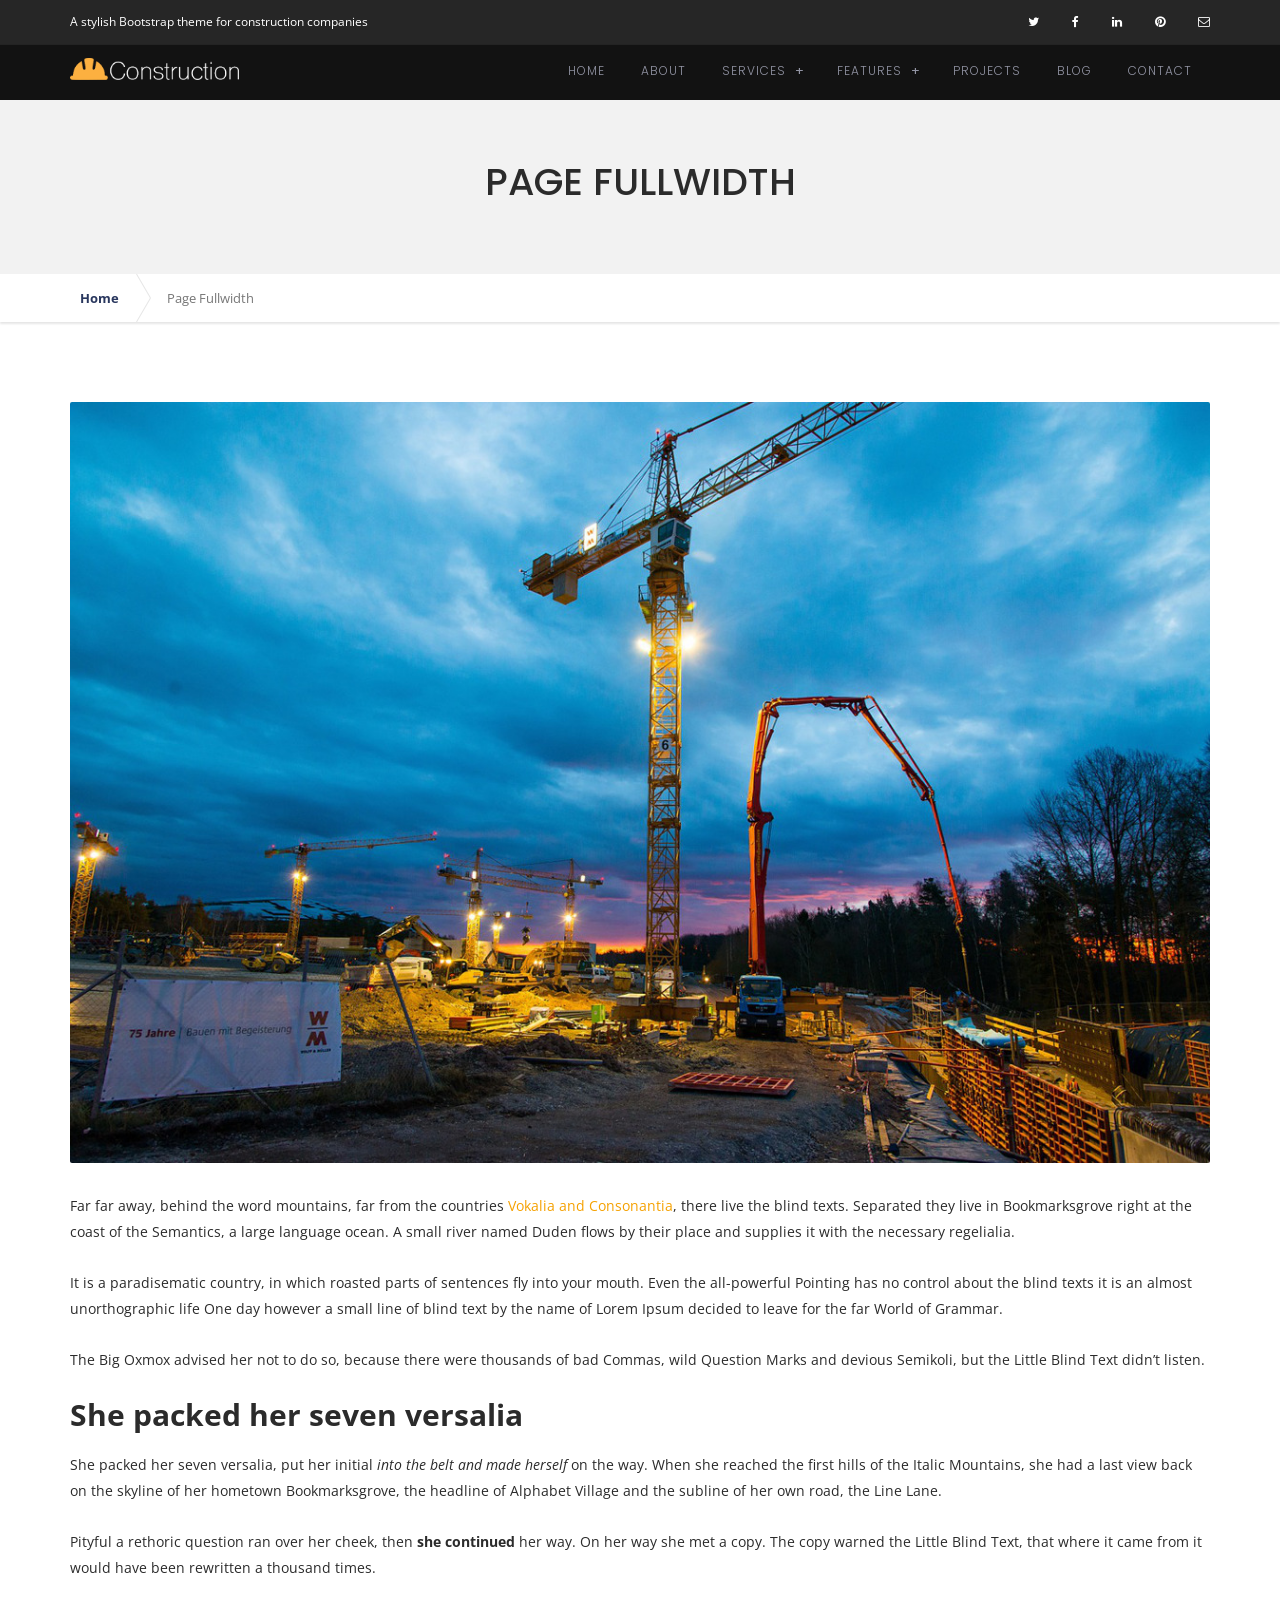
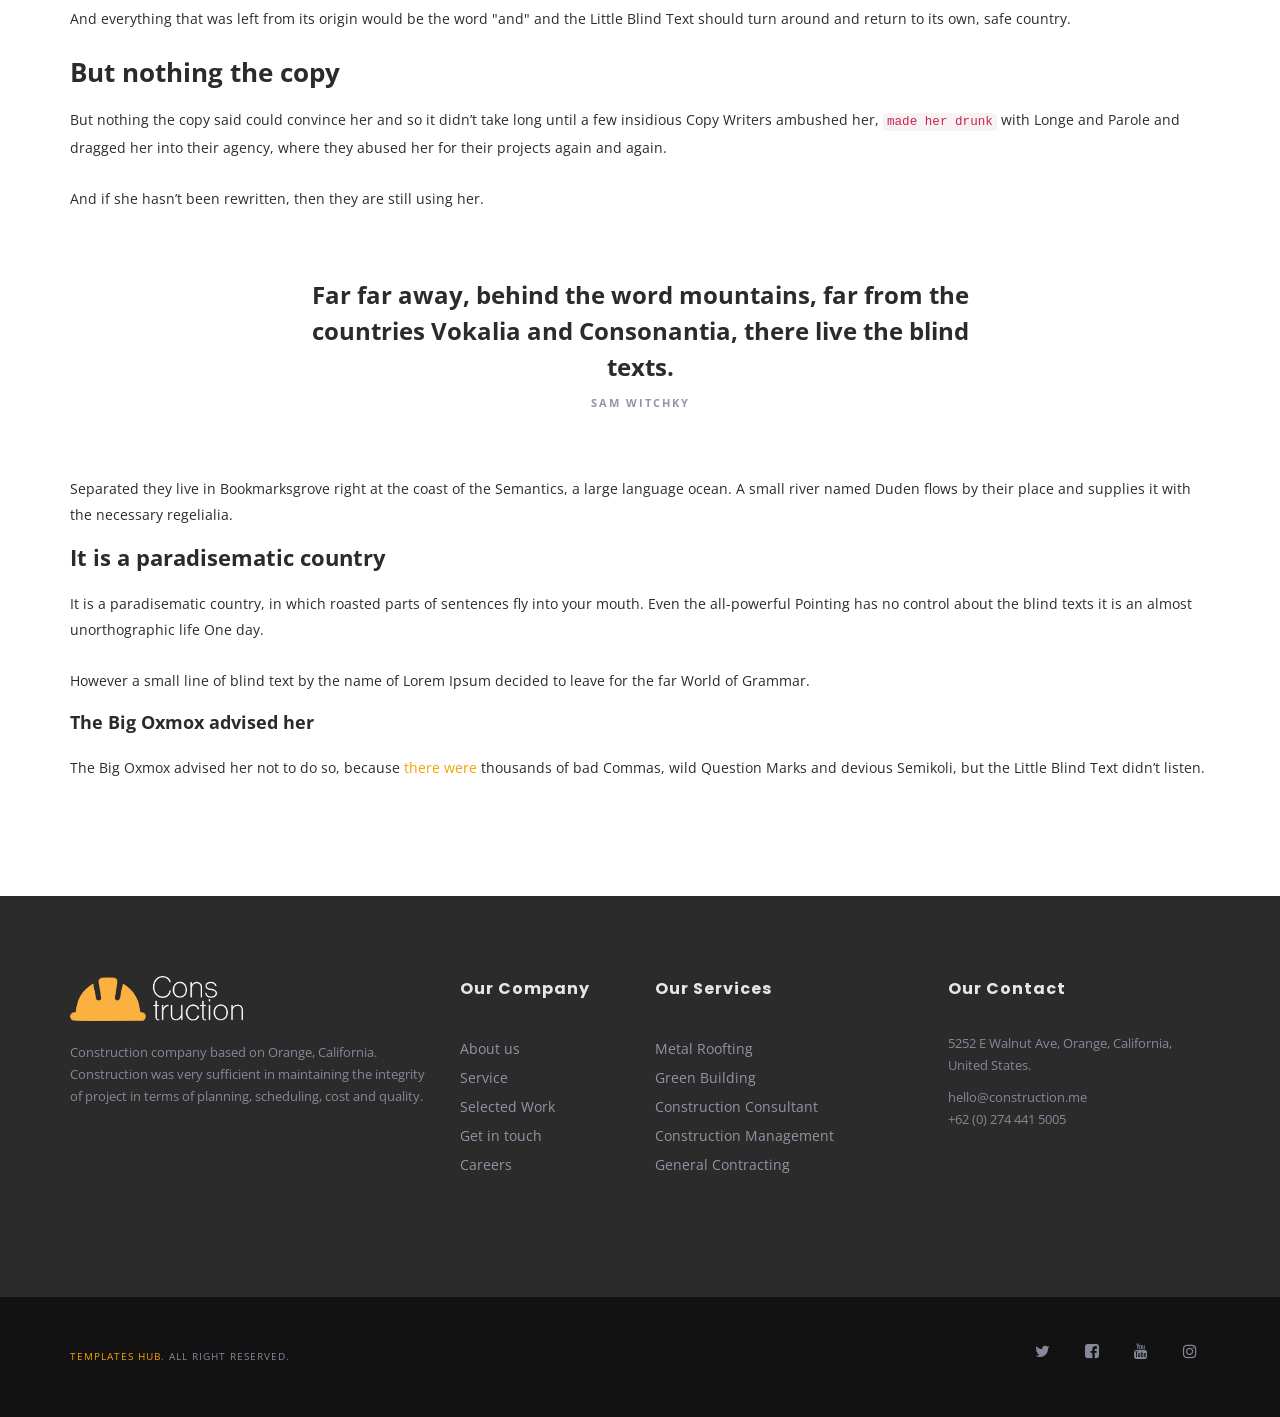
<file: polls/templates/polls/page-fullwidth.html>
<!DOCTYPE html>
<html lang="en">
  
<head>
    <meta charset="utf-8">
    <meta http-equiv="X-UA-Compatible" content="IE=edge">
    <meta name="viewport" content="width=device-width, initial-scale=1">
    <meta name="description" content="construction is awesome bootstrap responsive construction business theme">
    <meta name="keywords" content="construction, business, construction business, responsive, parallax, business theme">
    <meta name="author" content="templateninja">
    <title>Construction</title>

    <!-- Bootstrap -->
    <link href="assets/bootstrap/css/bootstrap.min.css" rel="stylesheet">
    <link href="https://fonts.googleapis.com/css?family=Open+Sans:400,700|Poppins:300,500" rel="stylesheet">
    <link href="assets/css/font-awesome.min.css" rel="stylesheet">
    <link href="assets/css/Pe-icon-7-stroke.css" rel="stylesheet">
    <link href="assets/css/owl.carousel.css" rel="stylesheet">
    <link href="assets/css/owl.theme.css" rel="stylesheet">
    <link href="assets/css/magnific-popup.css" rel="stylesheet">
    <link rel="stylesheet" type="text/css" href="assets/css/style.min.css">

    <!-- HTML5 Shim and Respond.js IE8 support of HTML5 elements and media queries -->
    <!-- WARNING: Respond.js doesn't work if you view the page via file:// -->
    <!--[if lt IE 9]>
      <script src="assets/plugins/html5shiv.min.js"></script>
      <script src="assets/plugins/respond.min.js"></script>
    <![endif]-->
  </head>
  <body id="home">

    <!-- begin:header -->
    <div class="header header-page">
      <!-- begin:topbar -->
      <div id="topbar" class="topbar topbar-page">
        <div class="container">
          <div class="row">
            <div class="col-sm-8">
              <div class="nav-utility">
                <span class="nav-item">A stylish Bootstrap theme for construction companies</span>
              </div><!-- .nav-utility -->
            </div><!-- .col-sm-8 -->
            <div class="col-sm-4 hidden-xs">
              <div class="nav-utility nav-right">
                <a href="#" class="nav-item"><i class="fa fa-twitter"></i></a>
                <a href="#" class="nav-item"><i class="fa fa-facebook"></i></a>
                <a href="#" class="nav-item"><i class="fa fa-linkedin"></i></a>
                <a href="#" class="nav-item"><i class="fa fa-pinterest"></i></a>
                <a href="#" class="nav-item"><i class="fa fa-envelope-o"></i></a>
              </div><!-- .nav-utility -->
            </div><!-- .col-sm-4 -->
          </div><!-- .row -->
        </div><!-- .container -->
      </div><!-- .topbar -->
      <!-- end:topbar -->

      <!-- begin:site-navigation -->
      <div class="site-header-affix-wrapper">
        <header id="masthead" class="site-header header-dark" role="banner">
          <div class="container">
            <div class="row">
              <div class="col-sm-3">
                <div class="site-branding">
                  <h1 class="site-title title-image"><a href="index-2.html" rel="home"><img src="assets/img/img-logo.png" alt="construction business" class="img-responsive"></a></h1>
                </div><!-- .site-branding -->
              </div><!-- .col-sm-3 -->

              <div class="col-sm-9">
                <nav id="site-navigation" class="main-navigation" role="navigation">
                  <button class="menu-toggle" type="button" aria-controls="primary-menu" aria-expanded="false"><span class="pe-7s-menu"></span><span class="sr-only">Primary Menu</span></button>

                  <div class="menu-testing-menu-container">
                    <ul id="primary-menu" class="menu nav-menu" aria-expanded="false">
                      <li class="menu-item"><a href="index-2.html">Home</a></li>
                      <li class="menu-item"><a href="about.html">About</a></li>
                      <li class="menu-item menu-item-has-children" aria-haspopup="true"><a href="#">Services</a>
                        <ul class="sub-menu">
                          <li class="menu-item"><a href="service.html">All Services</a></li>
                          <li class="menu-item"><a href="service-item.html">Construction Consultant</a></li>
                          <li class="menu-item"><a href="service-item.html">General Contracting</a></li>
                          <li class="menu-item"><a href="service-item.html">House Renovation</a></li>
                          <li class="menu-item"><a href="service-item.html">Construction Management</a></li>
                          <li class="menu-item"><a href="service-item.html">Design and Build</a></li>
                        </ul>
                      </li>
                      <li class="menu-item menu-item-has-children" aria-haspopup="true"><a href="#">Features</a>
                        <ul class="sub-menu">
                          <li class="menu-item"><a href="single.html">Single Post</a></li>
                          <li class="menu-item"><a href="single-fullwidth.html">Single Post Full Width</a></li>
                          <li class="menu-item current-menu-item"><a href="page-fullwidth.html">Page Full Width</a></li>
                          <li class="menu-item"><a href="page-sidebar.html">Page With Sidebar</a></li>
                          <li class="menu-item menu-item-has-children" aria-haspopup="true"><a href="#">Shortcodes</a>
                            <ul class="sub-menu">
                              <li class="menu-item"><a href="alert.html">Alert</a></li>
                              <li class="menu-item"><a href="progress.html">Progress Bar</a></li>
                              <li class="menu-item"><a href="social.html">Social Icon</a></li>
                              <li class="menu-item"><a href="button.html">Button &amp; Label</a></li>
                              <li class="menu-item"><a href="accordion.html">Accordion</a></li>
                              <li class="menu-item"><a href="tab.html">Tabs</a></li>
                              <li class="menu-item"><a href="pricing.html">Pricing</a></li>
                            </ul>
                          </li>
                          <li class="menu-item"><a href="typography.html">Typography</a></li>
                          <li class="menu-item"><a href="404.html">Not Found</a></li>
                          <li class="menu-item"><a href="comingsoon.html">Comingsoon</a></li>
                        </ul>
                      </li>
                      <li class="menu-item"><a href="project.html">Projects</a></li>
                      <li class="menu-item"><a href="blog.html">Blog</a></li>
                      <li class="menu-item"><a href="contact.html">Contact</a></li>
                    </ul>
                  </div>
                </nav><!-- #site-navigation -->
              </div><!-- .col-sm-9 -->
            </div><!-- .row -->
          </div><!-- .container -->
        </header><!-- #masthead -->
      </div><!-- .site-header-affix-wrapper -->
      <!-- end:site-navigation -->
    </div><!-- #header -->
    <!-- end:header -->

    <!-- begin:main-title -->
    <div class="main-title block-section padd-40-top padd-60-btm bg-grey">
      <div class="container">
        <div class="row">
          <div class="col-md-8 col-md-offset-2">
            <h1 class="main-title-primary">Page Fullwidth</h1>
          </div><!-- .col-## -->
        </div><!-- .row -->
      </div><!-- .container -->
    </div><!-- .main-title -->
    <!-- end:main-title -->

    <!-- begin:breadcrumb -->
    <div class="breadcrumbs">
      <div class="container">
        <div class="row">
          <div class="col-md-12">
            <ol class="breadcrumb">
              <li><a href="#">Home</a></li>
              <li class="active">Page Fullwidth</li>
            </ol>
          </div><!-- .col-md-12 -->
        </div><!-- .row -->
      </div><!-- .container -->
    </div><!-- .site-breadcrumb -->
    <!-- end:breadcrumb -->

    <!-- begin:site-main -->
    <div class="site-main">
      <!-- begin:content-section -->
      <div class="content-section">
        <div class="container">
          <div class="row">
            <div class="col-md-12">
              <div class="entry-content">
                <article class="blog-entry">
                  <a href="#" class="blog-entry-thumbnail">
                    <img src="assets/img/img-content-01.jpg" alt="metal roofting" class="img-responsive">
                  </a>
                  <div class="blog-entry-content">
                    <p>Far far away, behind the word mountains, far from the countries <a href="#" class="text-link">Vokalia and Consonantia</a>,
                      there live the blind texts. Separated they live in Bookmarksgrove right at the coast of the Semantics, a large language ocean.
                      A small river named Duden flows by their place and supplies it with the necessary regelialia.</p>
                    <p>It is a paradisematic country, in which roasted parts of sentences fly into your mouth. Even the all-powerful Pointing has no
                      control about the blind texts it is an almost unorthographic life One day however a small line of blind text by the name of Lorem
                      Ipsum decided to leave for the far World of Grammar.</p>
                    <p>The Big Oxmox advised her not to do so, because there were thousands of bad Commas, wild Question Marks and devious Semikoli,
                      but the Little Blind Text didn’t listen.</p>
                    <h2>She packed her seven versalia</h2>
                    <p>She packed her seven versalia, put her initial <em>into the belt and made herself</em> on the way. When she reached the first
                      hills of the Italic Mountains, she had a last view back on the skyline of her hometown Bookmarksgrove, the headline of Alphabet
                      Village and the subline of her own road, the Line Lane.</p>
                    <p>Pityful a rethoric question ran over her cheek, then <strong>she continued</strong> her way. On her way she met a copy. The
                      copy warned the Little Blind Text, that where it came from it would have been rewritten a thousand times.</p>
                    <p>And everything that was left from its origin would be the word "and" and the Little Blind Text should turn
                      around and return to its own, safe country.</p>
                    <h3>But nothing the copy</h3>
                    <p>But nothing the copy said could convince her and so it didn’t take long until a few insidious Copy Writers ambushed her,
                      <code>made her drunk</code> with Longe and Parole and dragged her into their agency, where they abused her for their projects again and again.</p>
                    <p>And if she hasn’t been rewritten, then they are still using her.</p>
                    <blockquote>
                      <p>Far far away, behind the word mountains, far from the countries Vokalia and Consonantia, there live the blind texts.<cite>Sam witchky</cite></p>
                    </blockquote>
                    <p>Separated they live in Bookmarksgrove right at the coast of the Semantics, a large language ocean. A small river named Duden flows by
                      their place and supplies it with the necessary regelialia.</p>
                    <h4>It is a paradisematic country</h4>
                    <p>It is a paradisematic country, in which roasted parts of sentences fly into your mouth. Even the all-powerful Pointing
                      has no control about the blind texts it is an almost unorthographic life One day.</p>
                    <p>However a small line of blind text by the name of Lorem Ipsum decided to leave for the far World of Grammar.</p>
                    <h5>The Big Oxmox advised her</h5>
                    <p>The Big Oxmox advised her not to do so, because <a href="#" class="text-link">there were</a> thousands of bad Commas,
                      wild Question Marks and devious Semikoli, but the Little Blind Text didn’t listen.</p>
                  </div><!-- .blog-entry-content -->
                </article><!-- .blog-entry -->

              </div><!-- .entry-content -->
            </div><!-- .col-## -->
          </div><!-- .row -->
        </div><!-- .container -->
      </div><!-- .content-section -->
      <!-- end:content-section -->
    </div><!-- .site-main -->
    <!-- end:site-main -->

  	<!-- begin:footer -->
    <footer id="colophon" class="site-footer bg-black" role="contentinfo">
      <div class="container">
        <div class="row">
          <div class="col-md-4 col-sm-6">
            <section class="widget">
              <img src="assets/img/img-logo-footer.png" alt="bootstrap theme for construction companies" class="img-responsive marg-20-btm marg-20-top">
              <p>Construction company based on Orange, California. Construction was very sufficient in maintaining the integrity of project in terms of planning, scheduling, cost and quality.</p>
            </section><!-- .widget -->
          </div><!-- .col-## -->

          <div class="col-md-2 col-sm-6">
            <section class="widget">
              <h3 class="widget-title">Our Company</h3>
              <ul>
                <li><a href="#">About us</a></li>
                <li><a href="#">Service</a></li>
                <li><a href="#">Selected Work</a></li>
                <li><a href="#">Get in touch</a></li>
                <li><a href="#">Careers</a></li>
              </ul>
            </section><!-- .widget -->
          </div><!-- .col-## -->

          <div class="col-md-3 col-sm-6">
            <section class="widget">
              <h3 class="widget-title">Our Services</h3>
              <ul>
                <li><a href="#">Metal Roofting</a></li>
                <li><a href="#">Green Building</a></li>
                <li><a href="#">Construction Consultant</a></li>
                <li><a href="#">Construction Management</a></li>
                <li><a href="#">General Contracting</a></li>
              </ul>
            </section><!-- .widget -->
          </div><!-- .col-## -->

          <div class="col-md-3 col-sm-6">
            <section class="widget">
              <h3 class="widget-title">Our Contact</h3>
              <p>5252 E Walnut Ave, Orange, California, United States.</p>
              <p>hello@construction.me<br>+62 (0) 274 441 5005</p>
            </section>
          </div><!-- .col-## -->
        </div><!-- .row -->
      </div><!-- .container -->
    </footer><!-- #colophon -->
    <!-- end:footer -->

    <!-- begin:copyright -->
    <section id="copyright" class="copyright bg-black">
      <div class="container">
        <div class="row">
          <div class="col-sm-6 copy-left">
             <p><a target="_blank" href="https://www.templateshub.net">Templates Hub</a>. All Right Reserved.</p>
          </div><!-- .col-sm-6 -->

          <div class="col-sm-6 copy-right">
            <ul class="social-icon">
              <li><a href="#" target="_blank" class="icon-twitter"><i class="fa fa-twitter"></i></a></li>
              <li><a href="#" target="_blank" class="icon-facebook"><i class="fa fa-facebook-square"></i></a></li>
              <li><a href="#" target="_blank" class="icon-youtube"><i class="fa fa-youtube"></i></a></li>
              <li><a href="#" target="_blank" class="icon-instagram"><i class="fa fa-instagram"></i></a></li>
            </ul>
          </div><!-- .col-sm-6 -->
        </div><!-- .row -->
      </div><!-- .container -->
    </section><!-- #copyright -->
    <!-- begin:copyright -->


    <!-- jQuery (necessary for Bootstrap's JavaScript plugins) -->
    <script src="assets/plugins/jquery.min.js"></script>
    <!-- Include all compiled plugins (below), or include individual files as needed -->
    <script src="assets/bootstrap/js/bootstrap.min.js"></script>
    <script src="assets/plugins/parallax.min.js"></script>
    <script src="assets/js/navigation.js"></script>
    <script src="assets/plugins/jquery.easing.js"></script>
    <script src="assets/plugins/jquery.magnific-popup.min.js"></script>
    <script src="assets/plugins/imagesloaded.pkgd.min.js"></script>
    <script src="assets/plugins/isotope.pkgd.min.js"></script>
    <script src="assets/plugins/owl.carousel.min.js"></script>
    <script src="assets/js/script.min.js"></script>
  </body>

</html>
</file>
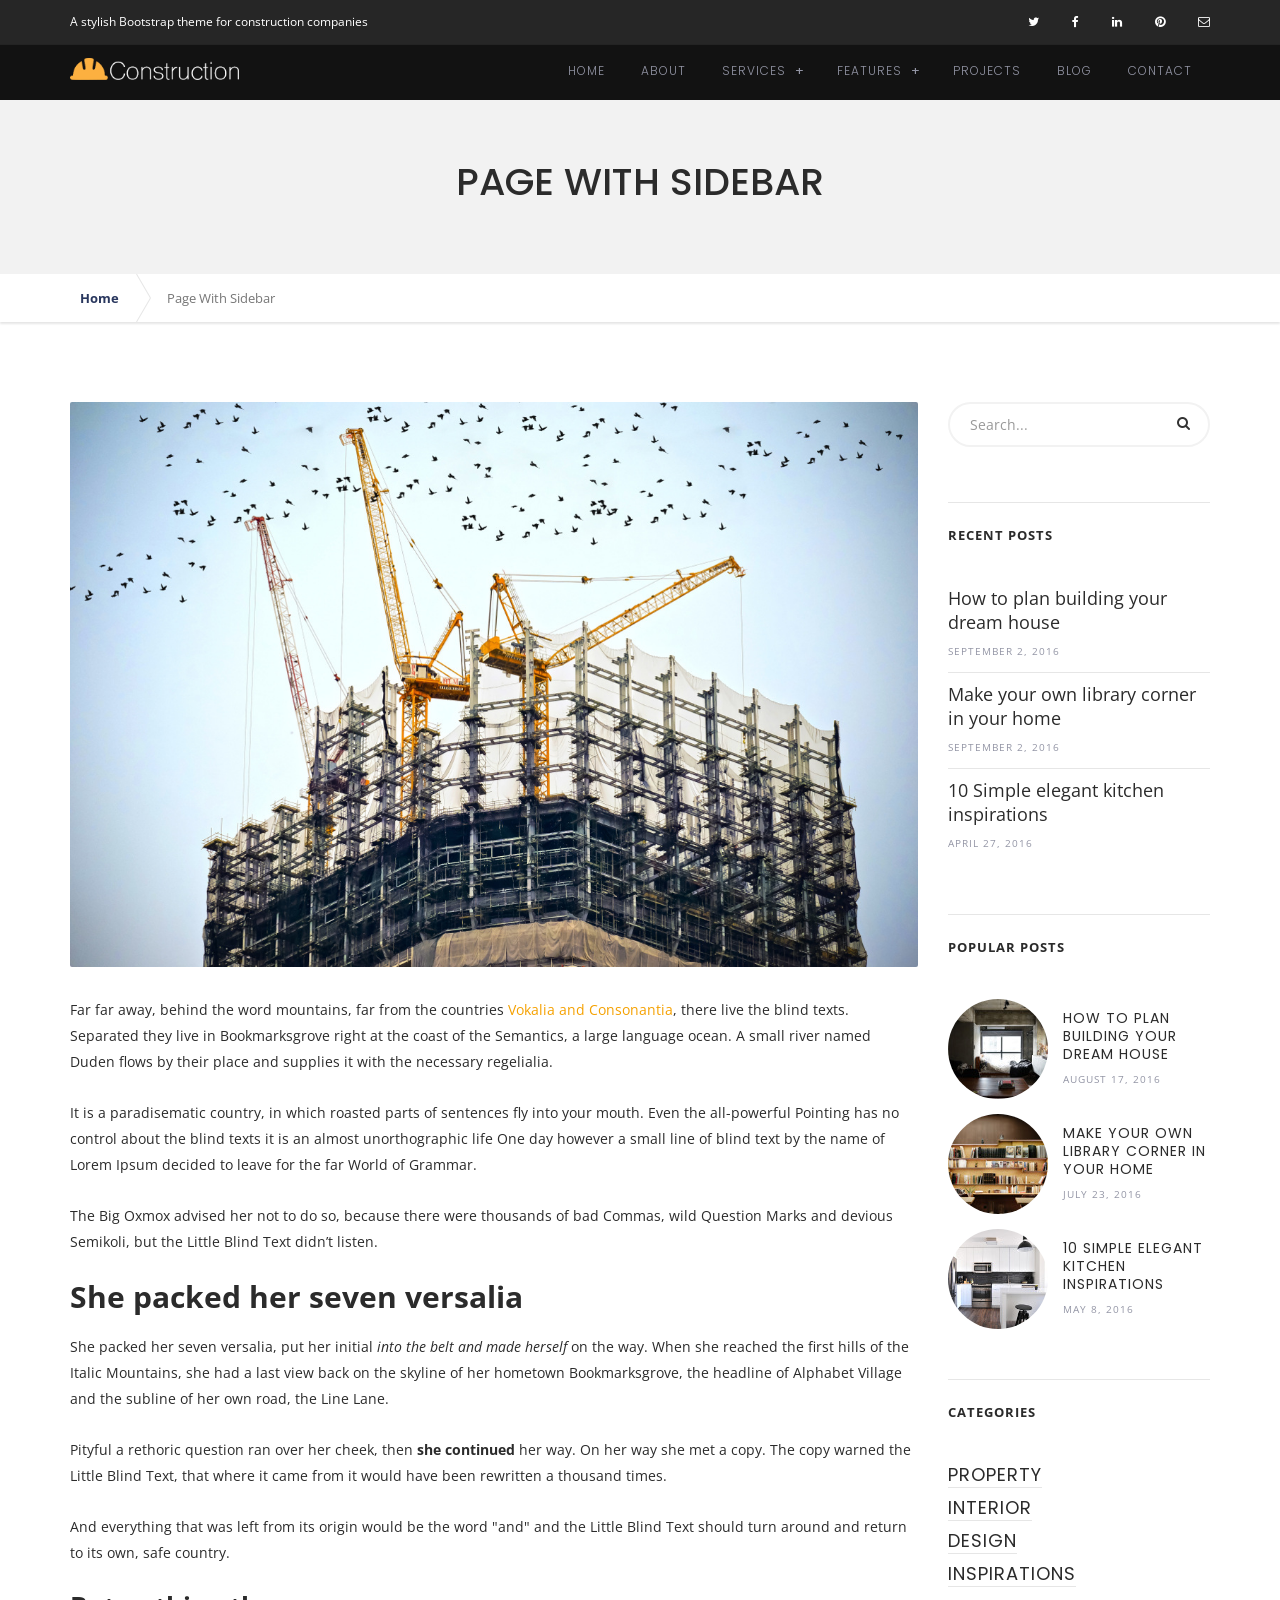
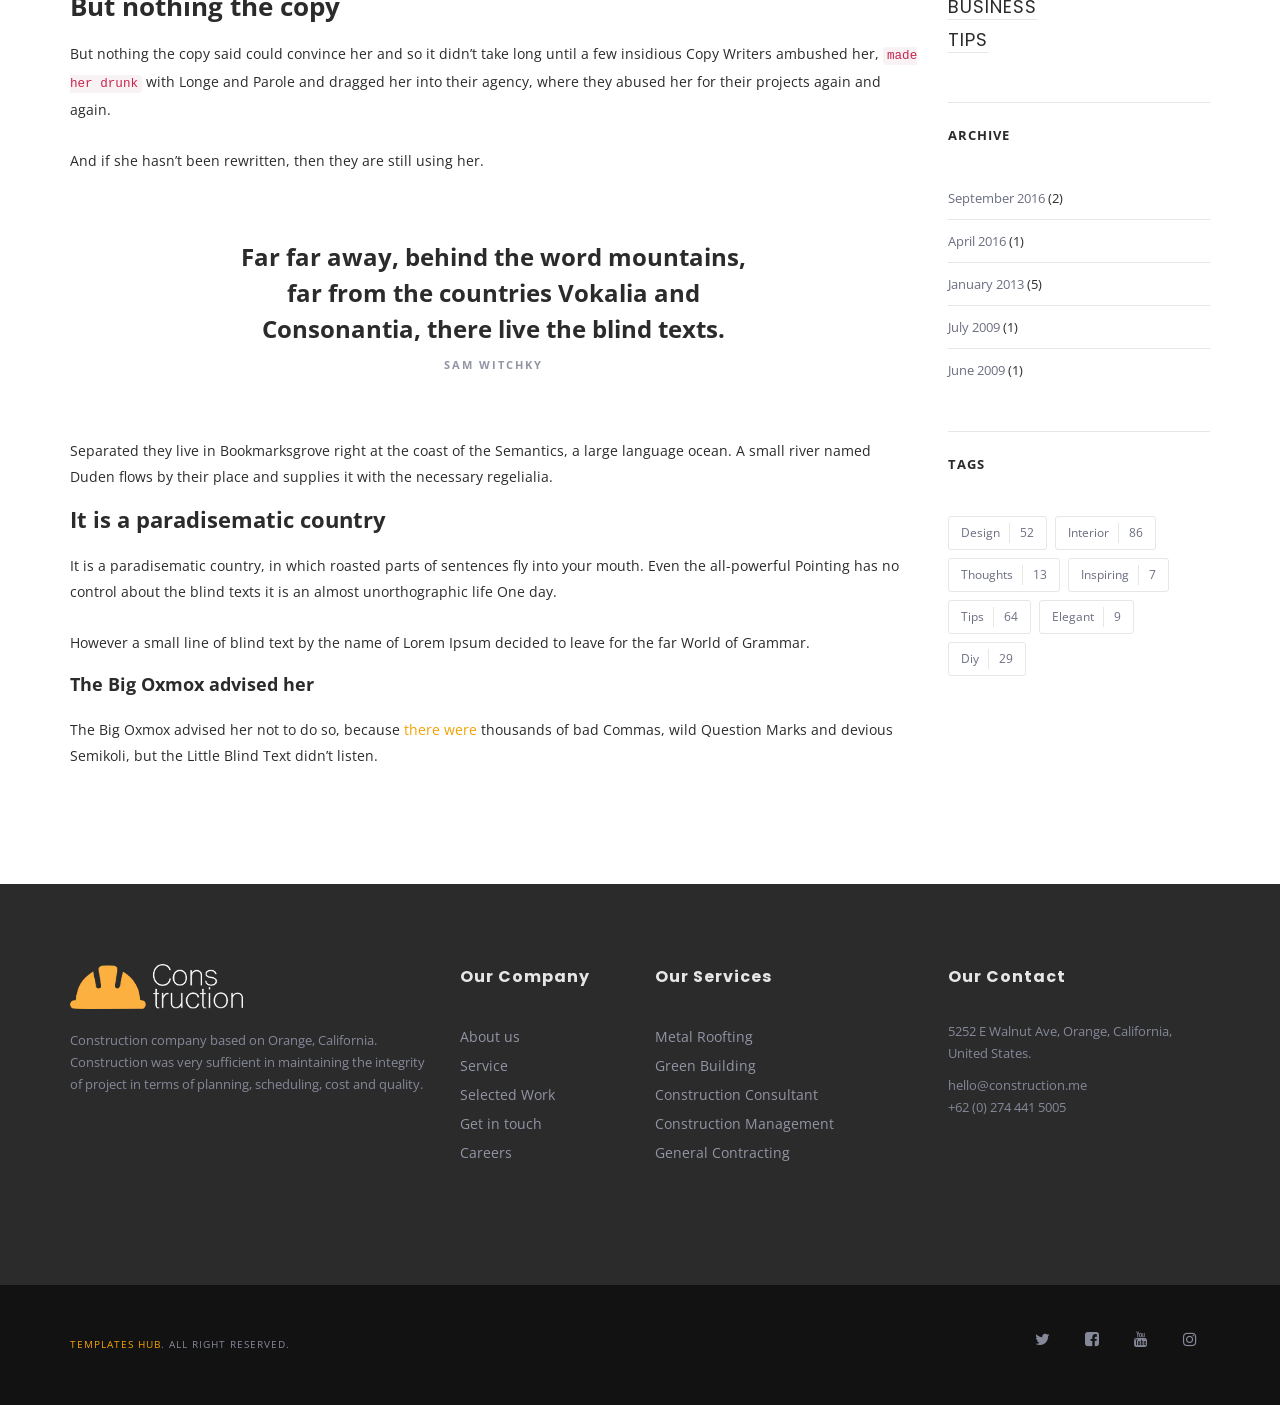
<file: polls/templates/polls/page-sidebar.html>
<!DOCTYPE html>
<html lang="en">
  
<head>
    <meta charset="utf-8">
    <meta http-equiv="X-UA-Compatible" content="IE=edge">
    <meta name="viewport" content="width=device-width, initial-scale=1">
    <meta name="description" content="construction is awesome bootstrap responsive construction business theme">
    <meta name="keywords" content="construction, business, construction business, responsive, parallax, business theme">
    <meta name="author" content="templateninja">
    <title>Construction</title>

    <!-- Bootstrap -->
    <link href="assets/bootstrap/css/bootstrap.min.css" rel="stylesheet">
    <link href="https://fonts.googleapis.com/css?family=Open+Sans:400,700|Poppins:300,500" rel="stylesheet">
    <link href="assets/css/font-awesome.min.css" rel="stylesheet">
    <link href="assets/css/Pe-icon-7-stroke.css" rel="stylesheet">
    <link href="assets/css/owl.carousel.css" rel="stylesheet">
    <link href="assets/css/owl.theme.css" rel="stylesheet">
    <link href="assets/css/magnific-popup.css" rel="stylesheet">
    <link rel="stylesheet" type="text/css" href="assets/css/style.min.css">

    <!-- HTML5 Shim and Respond.js IE8 support of HTML5 elements and media queries -->
    <!-- WARNING: Respond.js doesn't work if you view the page via file:// -->
    <!--[if lt IE 9]>
      <script src="assets/plugins/html5shiv.min.js"></script>
      <script src="assets/plugins/respond.min.js"></script>
    <![endif]-->
  </head>
  <body id="home">

    <!-- begin:header -->
    <div class="header header-page">
      <!-- begin:topbar -->
      <div id="topbar" class="topbar topbar-page">
        <div class="container">
          <div class="row">
            <div class="col-sm-8">
              <div class="nav-utility">
                <span class="nav-item">A stylish Bootstrap theme for construction companies</span>
              </div><!-- .nav-utility -->
            </div><!-- .col-sm-8 -->
            <div class="col-sm-4 hidden-xs">
              <div class="nav-utility nav-right">
                <a href="#" class="nav-item"><i class="fa fa-twitter"></i></a>
                <a href="#" class="nav-item"><i class="fa fa-facebook"></i></a>
                <a href="#" class="nav-item"><i class="fa fa-linkedin"></i></a>
                <a href="#" class="nav-item"><i class="fa fa-pinterest"></i></a>
                <a href="#" class="nav-item"><i class="fa fa-envelope-o"></i></a>
              </div><!-- .nav-utility -->
            </div><!-- .col-sm-4 -->
          </div><!-- .row -->
        </div><!-- .container -->
      </div><!-- .topbar -->
      <!-- end:topbar -->

      <!-- begin:site-navigation -->
      <div class="site-header-affix-wrapper">
        <header id="masthead" class="site-header header-dark" role="banner">
          <div class="container">
            <div class="row">
              <div class="col-sm-3">
                <div class="site-branding">
                  <h1 class="site-title title-image"><a href="index-2.html" rel="home"><img src="assets/img/img-logo.png" alt="construction business" class="img-responsive"></a></h1>
                </div><!-- .site-branding -->
              </div><!-- .col-sm-3 -->

              <div class="col-sm-9">
                <nav id="site-navigation" class="main-navigation" role="navigation">
                  <button class="menu-toggle" type="button" aria-controls="primary-menu" aria-expanded="false"><span class="pe-7s-menu"></span><span class="sr-only">Primary Menu</span></button>

                  <div class="menu-testing-menu-container">
                    <ul id="primary-menu" class="menu nav-menu" aria-expanded="false">
                      <li class="menu-item"><a href="index-2.html">Home</a></li>
                      <li class="menu-item"><a href="about.html">About</a></li>
                      <li class="menu-item menu-item-has-children" aria-haspopup="true"><a href="#">Services</a>
                        <ul class="sub-menu">
                          <li class="menu-item"><a href="service.html">All Services</a></li>
                          <li class="menu-item"><a href="service-item.html">Construction Consultant</a></li>
                          <li class="menu-item"><a href="service-item.html">General Contracting</a></li>
                          <li class="menu-item"><a href="service-item.html">House Renovation</a></li>
                          <li class="menu-item"><a href="service-item.html">Construction Management</a></li>
                          <li class="menu-item"><a href="service-item.html">Design and Build</a></li>
                        </ul>
                      </li>
                      <li class="menu-item menu-item-has-children" aria-haspopup="true"><a href="#">Features</a>
                        <ul class="sub-menu">
                          <li class="menu-item"><a href="single.html">Single Post</a></li>
                          <li class="menu-item"><a href="single-fullwidth.html">Single Post Full Width</a></li>
                          <li class="menu-item"><a href="page-fullwidth.html">Page Full Width</a></li>
                          <li class="menu-item current-menu-item"><a href="page-sidebar.html">Page With Sidebar</a></li>
                          <li class="menu-item menu-item-has-children" aria-haspopup="true"><a href="#">Shortcodes</a>
                            <ul class="sub-menu">
                              <li class="menu-item"><a href="alert.html">Alert</a></li>
                              <li class="menu-item"><a href="progress.html">Progress Bar</a></li>
                              <li class="menu-item"><a href="social.html">Social Icon</a></li>
                              <li class="menu-item"><a href="button.html">Button &amp; Label</a></li>
                              <li class="menu-item"><a href="accordion.html">Accordion</a></li>
                              <li class="menu-item"><a href="tab.html">Tabs</a></li>
                              <li class="menu-item"><a href="pricing.html">Pricing</a></li>
                            </ul>
                          </li>
                          <li class="menu-item"><a href="typography.html">Typography</a></li>
                          <li class="menu-item"><a href="404.html">Not Found</a></li>
                          <li class="menu-item"><a href="comingsoon.html">Comingsoon</a></li>
                        </ul>
                      </li>
                      <li class="menu-item"><a href="project.html">Projects</a></li>
                      <li class="menu-item"><a href="blog.html">Blog</a></li>
                      <li class="menu-item"><a href="contact.html">Contact</a></li>
                    </ul>
                  </div>
                </nav><!-- #site-navigation -->
              </div><!-- .col-sm-9 -->
            </div><!-- .row -->
          </div><!-- .container -->
        </header><!-- #masthead -->
      </div><!-- .site-header-affix-wrapper -->
      <!-- end:site-navigation -->
    </div><!-- #header -->
    <!-- end:header -->

    <!-- begin:main-title -->
    <div class="main-title block-section padd-40-top padd-60-btm bg-grey">
      <div class="container">
        <div class="row">
          <div class="col-md-8 col-md-offset-2">
            <h1 class="main-title-primary">Page With Sidebar</h1>
          </div><!-- .col-## -->
        </div><!-- .row -->
      </div><!-- .container -->
    </div><!-- .main-title -->
    <!-- end:main-title -->

    <!-- begin:breadcrumb -->
    <div class="breadcrumbs">
      <div class="container">
        <div class="row">
          <div class="col-md-12">
            <ol class="breadcrumb">
              <li><a href="#">Home</a></li>
              <li class="active">Page With Sidebar</li>
            </ol>
          </div><!-- .col-md-12 -->
        </div><!-- .row -->
      </div><!-- .container -->
    </div><!-- .site-breadcrumb -->
    <!-- end:breadcrumb -->

    <!-- begin:site-main -->
    <div class="site-main">
      <!-- begin:content-section -->
      <div class="content-section">
        <div class="container">
          <div class="row">
            <div class="col-md-9">
              <div class="entry-content">
                <article class="blog-entry">
                  <a href="#" class="blog-entry-thumbnail">
                    <img src="assets/img/img-content-03.jpg" alt="page with sidebar" class="img-responsive">
                  </a>
                  <div class="blog-entry-content">
                    <p>Far far away, behind the word mountains, far from the countries <a href="#" class="text-link">Vokalia and Consonantia</a>,
                      there live the blind texts. Separated they live in Bookmarksgrove right at the coast of the Semantics, a large language ocean.
                      A small river named Duden flows by their place and supplies it with the necessary regelialia.</p>
                    <p>It is a paradisematic country, in which roasted parts of sentences fly into your mouth. Even the all-powerful Pointing has no
                      control about the blind texts it is an almost unorthographic life One day however a small line of blind text by the name of Lorem
                      Ipsum decided to leave for the far World of Grammar.</p>
                    <p>The Big Oxmox advised her not to do so, because there were thousands of bad Commas, wild Question Marks and devious Semikoli,
                      but the Little Blind Text didn’t listen.</p>
                    <h2>She packed her seven versalia</h2>
                    <p>She packed her seven versalia, put her initial <em>into the belt and made herself</em> on the way. When she reached the first
                      hills of the Italic Mountains, she had a last view back on the skyline of her hometown Bookmarksgrove, the headline of Alphabet
                      Village and the subline of her own road, the Line Lane.</p>
                    <p>Pityful a rethoric question ran over her cheek, then <strong>she continued</strong> her way. On her way she met a copy. The
                      copy warned the Little Blind Text, that where it came from it would have been rewritten a thousand times.</p>
                    <p>And everything that was left from its origin would be the word "and" and the Little Blind Text should turn
                      around and return to its own, safe country.</p>
                    <h3>But nothing the copy</h3>
                    <p>But nothing the copy said could convince her and so it didn’t take long until a few insidious Copy Writers ambushed her,
                      <code>made her drunk</code> with Longe and Parole and dragged her into their agency, where they abused her for their projects again and again.</p>
                    <p>And if she hasn’t been rewritten, then they are still using her.</p>
                    <blockquote>
                      <p>Far far away, behind the word mountains, far from the countries Vokalia and Consonantia, there live the blind texts.<cite>Sam witchky</cite></p>
                    </blockquote>
                    <p>Separated they live in Bookmarksgrove right at the coast of the Semantics, a large language ocean. A small river named Duden flows by
                      their place and supplies it with the necessary regelialia.</p>
                    <h4>It is a paradisematic country</h4>
                    <p>It is a paradisematic country, in which roasted parts of sentences fly into your mouth. Even the all-powerful Pointing
                      has no control about the blind texts it is an almost unorthographic life One day.</p>
                    <p>However a small line of blind text by the name of Lorem Ipsum decided to leave for the far World of Grammar.</p>
                    <h5>The Big Oxmox advised her</h5>
                    <p>The Big Oxmox advised her not to do so, because <a href="#" class="text-link">there were</a> thousands of bad Commas,
                      wild Question Marks and devious Semikoli, but the Little Blind Text didn’t listen.</p>
                  </div><!-- .blog-entry-content -->
                </article><!-- .blog-entry -->

              </div><!-- .entry-content -->
            </div><!-- .col-## -->

            <div class="col-md-3">
              <div class="sidebar site-sidebar">
                <section id="search" class="widget widget_search">
                  <form class="search-form">
                    <div class="form-group">
                      <label for="search" class="sr-only">Search</label>
                      <input type="text" class="form-control search-field" placeholder="Search...">
                    </div><!-- .form-group -->
                    <button type="submit" class="btn btn-default search-submit"><i class="fa fa-search"></i></button>
                  </form>
                </section><!-- .widget_search -->

                <section id="recent-posts" class="widget widget_recent_entries">
                  <h2 class="widget-title">Recent Posts</h2>
                  <ul>
          					<li>
          				    <a href="#">How to plan building your dream house</a>
          						<span class="post-date">September 2, 2016</span>
          					</li>
        					  <li>
        				      <a href="#">Make your own library corner in your home</a>
        							<span class="post-date">September 2, 2016</span>
        						</li>
        					  <li>
        				      <a href="#">10 Simple elegant kitchen inspirations</a>
        							<span class="post-date">April 27, 2016</span>
        						</li>
            			</ul>
            		</section><!-- widget_recent_entries -->

                <section class="widget widget_popular_entries">
                  <h2 class="widget-title"><span>Popular Posts</span></h2>
                  <ul>
                    <li>
                      <a href="single.html" class="popular-entry-thumbnail">
                        <img src="assets/img/img-blog-01.jpg" alt="How to plan building your dream house">
                      </a>
                      <span class="popular-entry-title">
                        <a href="single.html" rel="bookmark" class="popular-entry-title-link">How to plan building your dream house</a>
                        <span class="popular-entry-date">August 17, 2016</span>
                      </span>
                    </li>
                    <li>
                      <a href="single.html" class="popular-entry-thumbnail">
                        <img src="assets/img/img-blog-02.jpg" alt="Make your own library corner in your home">
                      </a>
                      <span class="popular-entry-title">
                        <a href="single.html" rel="bookmark" class="popular-entry-title-link">Make your own library corner in your home</a>
                        <span class="popular-entry-date">July 23, 2016</span>
                      </span>
                    </li>
                    <li>
                      <a href="single.html" class="popular-entry-thumbnail">
                        <img src="assets/img/img-blog-03.jpg" alt="10 Simple elegant kitchen inspirations">
                      </a>
                      <span class="popular-entry-title">
                        <a href="single.html" rel="bookmark" class="popular-entry-title-link">10 Simple elegant kitchen inspirations</a>
                        <span class="popular-entry-date">May 8, 2016</span>
                      </span>
                    </li>
                  </ul>
                </section><!-- .widget_popular_entries -->

                <section class="widget widget_categories">
                  <h2 class="widget-title"><span>Categories</span></h2>
                  <ul>
                    <li><a href="archive.html">Property</a></li>
                    <li><a href="archive.html">Interior</a></li>
                    <li><a href="archive.html">Design</a></li>
                    <li><a href="archive.html">Inspirations</a></li>
                    <li><a href="archive.html">Business</a></li>
                    <li><a href="archive.html">Tips</a></li>
                  </ul>
                </section><!-- .widget_categories -->

                <section id="archive" class="widget widget_archive">
                  <h2 class="widget-title">Archive</h2>
                  <ul>
                    <li><a href="archive.html">September 2016</a>&nbsp;(2)</li>
                    <li><a href="archive.html">April 2016</a>&nbsp;(1)</li>
                    <li><a href="archive.html">January 2013</a>&nbsp;(5)</li>
                    <li><a href="archive.html">July 2009</a>&nbsp;(1)</li>
                    <li><a href="archive.html">June 2009</a>&nbsp;(1)</li>
                  </ul>
                </section><!-- .widget_archive -->

                <section class="widget widget_tag_cloud">
                  <h2 class="widget-title"><span>Tags</span></h2>
                  <div class="tagcloud">
                    <a href="#">design <span>52</span></a> <a href="#">interior <span>86</span></a>
                    <a href="#">thoughts <span>13</span></a> <a href="#">inspiring <span>7</span></a>
                    <a href="#">tips <span>64</span></a> <a href="#">elegant <span>9</span></a> <a href="#">diy <span>29</span></a>
                  </div>
                </section><!-- .widget_tag_cloud -->

              </div><!-- .sidebar -->
            </div><!-- .col-## -->
          </div><!-- .row -->
        </div><!-- .container -->
      </div><!-- .content-section -->
      <!-- end:content-section -->
    </div><!-- .site-main -->
    <!-- end:site-main -->

  	<!-- begin:footer -->
    <footer id="colophon" class="site-footer bg-black" role="contentinfo">
      <div class="container">
        <div class="row">
          <div class="col-md-4 col-sm-6">
            <section class="widget">
              <img src="assets/img/img-logo-footer.png" alt="bootstrap theme for construction companies" class="img-responsive marg-20-btm marg-20-top">
              <p>Construction company based on Orange, California. Construction was very sufficient in maintaining the integrity of project in terms of planning, scheduling, cost and quality.</p>
            </section><!-- .widget -->
          </div><!-- .col-## -->

          <div class="col-md-2 col-sm-6">
            <section class="widget">
              <h3 class="widget-title">Our Company</h3>
              <ul>
                <li><a href="#">About us</a></li>
                <li><a href="#">Service</a></li>
                <li><a href="#">Selected Work</a></li>
                <li><a href="#">Get in touch</a></li>
                <li><a href="#">Careers</a></li>
              </ul>
            </section><!-- .widget -->
          </div><!-- .col-## -->

          <div class="col-md-3 col-sm-6">
            <section class="widget">
              <h3 class="widget-title">Our Services</h3>
              <ul>
                <li><a href="#">Metal Roofting</a></li>
                <li><a href="#">Green Building</a></li>
                <li><a href="#">Construction Consultant</a></li>
                <li><a href="#">Construction Management</a></li>
                <li><a href="#">General Contracting</a></li>
              </ul>
            </section><!-- .widget -->
          </div><!-- .col-## -->

          <div class="col-md-3 col-sm-6">
            <section class="widget">
              <h3 class="widget-title">Our Contact</h3>
              <p>5252 E Walnut Ave, Orange, California, United States.</p>
              <p>hello@construction.me<br>+62 (0) 274 441 5005</p>
            </section>
          </div><!-- .col-## -->
        </div><!-- .row -->
      </div><!-- .container -->
    </footer><!-- #colophon -->
    <!-- end:footer -->

    <!-- begin:copyright -->
    <section id="copyright" class="copyright bg-black">
      <div class="container">
        <div class="row">
          <div class="col-sm-6 copy-left">
             <p><a target="_blank" href="https://www.templateshub.net">Templates Hub</a>. All Right Reserved.</p>
          </div><!-- .col-sm-6 -->

          <div class="col-sm-6 copy-right">
            <ul class="social-icon">
              <li><a href="#" target="_blank" class="icon-twitter"><i class="fa fa-twitter"></i></a></li>
              <li><a href="#" target="_blank" class="icon-facebook"><i class="fa fa-facebook-square"></i></a></li>
              <li><a href="#" target="_blank" class="icon-youtube"><i class="fa fa-youtube"></i></a></li>
              <li><a href="#" target="_blank" class="icon-instagram"><i class="fa fa-instagram"></i></a></li>
            </ul>
          </div><!-- .col-sm-6 -->
        </div><!-- .row -->
      </div><!-- .container -->
    </section><!-- #copyright -->
    <!-- begin:copyright -->


    <!-- jQuery (necessary for Bootstrap's JavaScript plugins) -->
    <script src="assets/plugins/jquery.min.js"></script>
    <!-- Include all compiled plugins (below), or include individual files as needed -->
    <script src="assets/bootstrap/js/bootstrap.min.js"></script>
    <script src="assets/plugins/parallax.min.js"></script>
    <script src="assets/js/navigation.js"></script>
    <script src="assets/plugins/jquery.easing.js"></script>
    <script src="assets/plugins/jquery.magnific-popup.min.js"></script>
    <script src="assets/plugins/imagesloaded.pkgd.min.js"></script>
    <script src="assets/plugins/isotope.pkgd.min.js"></script>
    <script src="assets/plugins/owl.carousel.min.js"></script>
    <script src="assets/js/script.min.js"></script>
  </body>

</html>
</file>
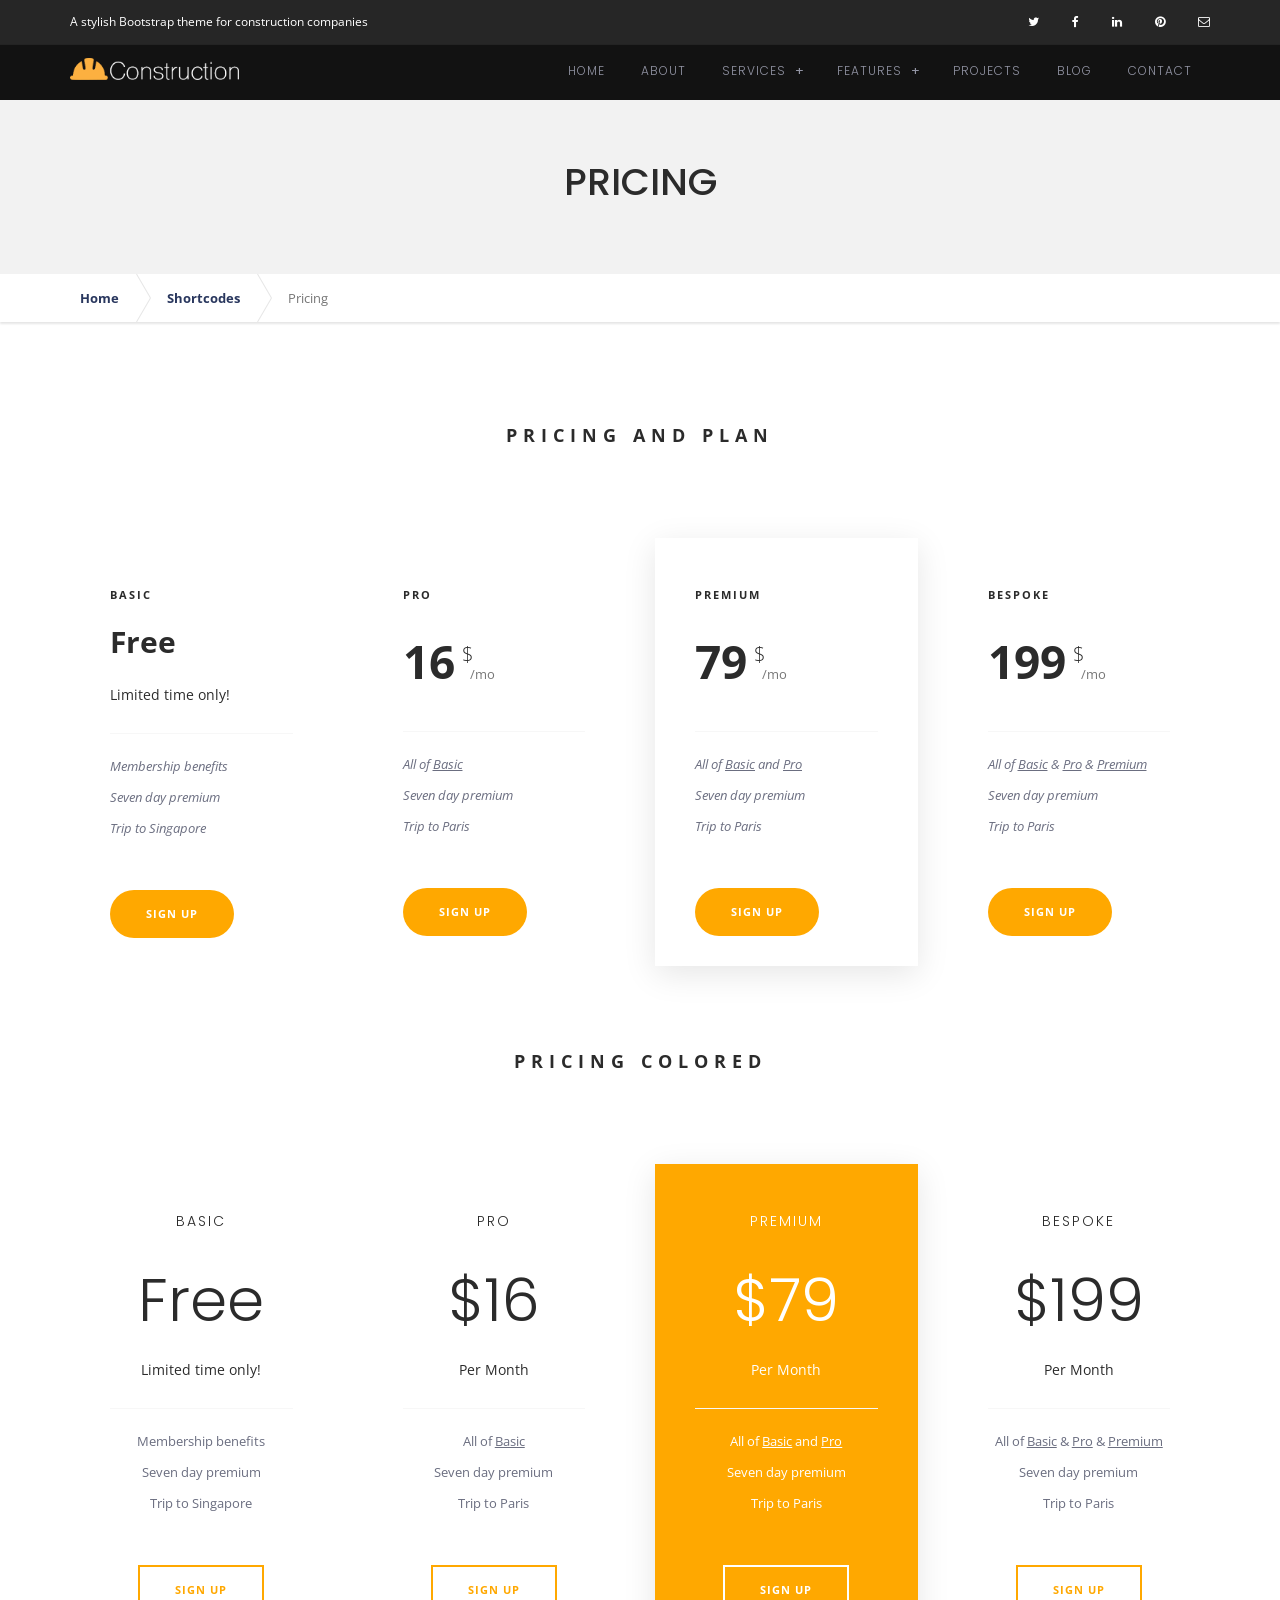
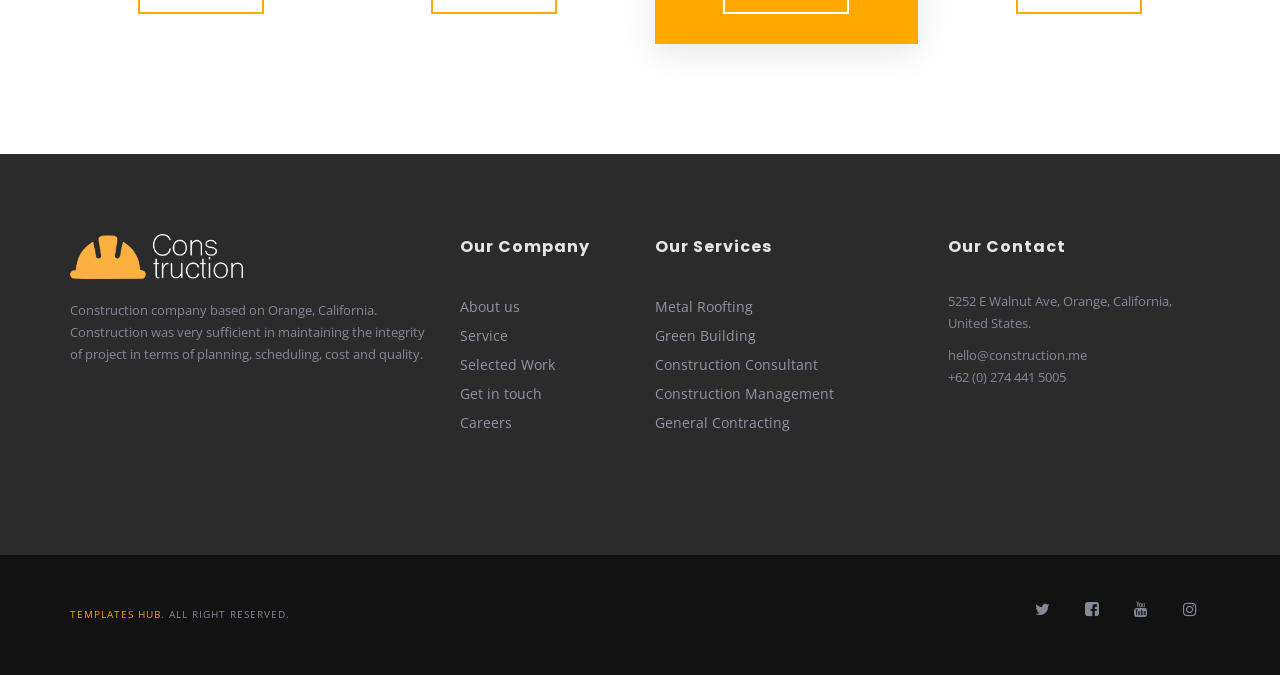
<file: polls/templates/polls/pricing.html>
<!DOCTYPE html>
<html lang="en">
  
<head>
    <meta charset="utf-8">
    <meta http-equiv="X-UA-Compatible" content="IE=edge">
    <meta name="viewport" content="width=device-width, initial-scale=1">
    <meta name="description" content="construction is awesome bootstrap responsive construction business theme">
    <meta name="keywords" content="construction, business, construction business, responsive, parallax, business theme">
    <meta name="author" content="templateninja">
    <title>Construction</title>

    <!-- Bootstrap -->
    <link href="assets/bootstrap/css/bootstrap.min.css" rel="stylesheet">
    <link href="https://fonts.googleapis.com/css?family=Open+Sans:400,700|Poppins:300,500" rel="stylesheet">
    <link href="assets/css/font-awesome.min.css" rel="stylesheet">
    <link href="assets/css/Pe-icon-7-stroke.css" rel="stylesheet">
    <link href="assets/css/owl.carousel.css" rel="stylesheet">
    <link href="assets/css/owl.theme.css" rel="stylesheet">
    <link href="assets/css/magnific-popup.css" rel="stylesheet">
    <link rel="stylesheet" type="text/css" href="assets/css/style.min.css">

    <!-- HTML5 Shim and Respond.js IE8 support of HTML5 elements and media queries -->
    <!-- WARNING: Respond.js doesn't work if you view the page via file:// -->
    <!--[if lt IE 9]>
      <script src="assets/plugins/html5shiv.min.js"></script>
      <script src="assets/plugins/respond.min.js"></script>
    <![endif]-->
  </head>
  <body id="home">

    <!-- begin:header -->
    <div class="header header-page">
      <!-- begin:topbar -->
      <div id="topbar" class="topbar topbar-page">
        <div class="container">
          <div class="row">
            <div class="col-sm-8">
              <div class="nav-utility">
                <span class="nav-item">A stylish Bootstrap theme for construction companies</span>
              </div><!-- .nav-utility -->
            </div><!-- .col-sm-8 -->
            <div class="col-sm-4 hidden-xs">
              <div class="nav-utility nav-right">
                <a href="#" class="nav-item"><i class="fa fa-twitter"></i></a>
                <a href="#" class="nav-item"><i class="fa fa-facebook"></i></a>
                <a href="#" class="nav-item"><i class="fa fa-linkedin"></i></a>
                <a href="#" class="nav-item"><i class="fa fa-pinterest"></i></a>
                <a href="#" class="nav-item"><i class="fa fa-envelope-o"></i></a>
              </div><!-- .nav-utility -->
            </div><!-- .col-sm-4 -->
          </div><!-- .row -->
        </div><!-- .container -->
      </div><!-- .topbar -->
      <!-- end:topbar -->

      <!-- begin:site-navigation -->
      <div class="site-header-affix-wrapper">
        <header id="masthead" class="site-header header-dark" role="banner">
          <div class="container">
            <div class="row">
              <div class="col-sm-3">
                <div class="site-branding">
                  <h1 class="site-title title-image"><a href="index-2.html" rel="home"><img src="assets/img/img-logo.png" alt="construction business" class="img-responsive"></a></h1>
                </div><!-- .site-branding -->
              </div><!-- .col-sm-3 -->

              <div class="col-sm-9">
                <nav id="site-navigation" class="main-navigation" role="navigation">
                  <button class="menu-toggle" type="button" aria-controls="primary-menu" aria-expanded="false"><span class="pe-7s-menu"></span><span class="sr-only">Primary Menu</span></button>

                  <div class="menu-testing-menu-container">
                    <ul id="primary-menu" class="menu nav-menu" aria-expanded="false">
                      <li class="menu-item"><a href="index-2.html">Home</a></li>
                      <li class="menu-item"><a href="about.html">About</a></li>
                      <li class="menu-item menu-item-has-children" aria-haspopup="true"><a href="#">Services</a>
                        <ul class="sub-menu">
                          <li class="menu-item"><a href="service.html">All Services</a></li>
                          <li class="menu-item"><a href="service-item.html">Construction Consultant</a></li>
                          <li class="menu-item"><a href="service-item.html">General Contracting</a></li>
                          <li class="menu-item"><a href="service-item.html">House Renovation</a></li>
                          <li class="menu-item"><a href="service-item.html">Construction Management</a></li>
                          <li class="menu-item"><a href="service-item.html">Design and Build</a></li>
                        </ul>
                      </li>
                      <li class="menu-item menu-item-has-children" aria-haspopup="true"><a href="#">Features</a>
                        <ul class="sub-menu">
                          <li class="menu-item"><a href="single.html">Single Post</a></li>
                          <li class="menu-item"><a href="single-fullwidth.html">Single Post Full Width</a></li>
                          <li class="menu-item"><a href="page-fullwidth.html">Page Full Width</a></li>
                          <li class="menu-item"><a href="page-sidebar.html">Page With Sidebar</a></li>
                          <li class="menu-item menu-item-has-children" aria-haspopup="true"><a href="#">Shortcodes</a>
                            <ul class="sub-menu">
                              <li class="menu-item"><a href="alert.html">Alert</a></li>
                              <li class="menu-item"><a href="progress.html">Progress Bar</a></li>
                              <li class="menu-item"><a href="social.html">Social Icon</a></li>
                              <li class="menu-item"><a href="button.html">Button &amp; Label</a></li>
                              <li class="menu-item"><a href="accordion.html">Accordion</a></li>
                              <li class="menu-item"><a href="tab.html">Tabs</a></li>
                              <li class="menu-item current-menu-item"><a href="pricing.html">Pricing</a></li>
                            </ul>
                          </li>
                          <li class="menu-item"><a href="typography.html">Typography</a></li>
                          <li class="menu-item"><a href="404.html">Not Found</a></li>
                          <li class="menu-item"><a href="comingsoon.html">Comingsoon</a></li>
                        </ul>
                      </li>
                      <li class="menu-item"><a href="project.html">Projects</a></li>
                      <li class="menu-item"><a href="blog.html">Blog</a></li>
                      <li class="menu-item"><a href="contact.html">Contact</a></li>
                    </ul>
                  </div>
                </nav><!-- #site-navigation -->
              </div><!-- .col-sm-9 -->
            </div><!-- .row -->
          </div><!-- .container -->
        </header><!-- #masthead -->
      </div><!-- .site-header-affix-wrapper -->
      <!-- end:site-navigation -->
    </div><!-- #header -->
    <!-- end:header -->

    <!-- begin:main-title -->
    <div class="main-title block-section padd-40-top padd-60-btm bg-grey">
      <div class="container">
        <div class="row">
          <div class="col-md-8 col-md-offset-2">
            <h1 class="main-title-primary">Pricing</h1>
          </div><!-- .col-## -->
        </div><!-- .row -->
      </div><!-- .container -->
    </div><!-- .main-title -->
    <!-- end:main-title -->

    <!-- begin:breadcrumb -->
    <div class="breadcrumbs">
      <div class="container">
        <div class="row">
          <div class="col-md-12">
            <ol class="breadcrumb">
              <li><a href="#">Home</a></li>
              <li><a href="#">Shortcodes</a></li>
              <li class="active">Pricing</li>
            </ol>
          </div><!-- .col-md-12 -->
        </div><!-- .row -->
      </div><!-- .container -->
    </div><!-- .site-breadcrumb -->
    <!-- end:breadcrumb -->

    <!-- begin:site-main -->
    <div class="site-main">
      <!-- begin:content-section -->
      <div class="content-section">
        <div class="container">
          <div class="row">
            <div class="col-md-12">
              <div class="entry-content">
                <article class="blog-entry">
                  <div class="blog-entry-content">
                    <div class="section-title">
                      <h3>Pricing and Plan</h3>
                    </div>
                    <div class="row">
                      <div class="col-md-3 col-sm-6">
                        <div class="pricing-item">
                          <h5>Basic</h5>
                          <h2>Free</h2>
                          <p>Limited time only!</p>
                          <hr>
                          <ul class="list-unstyled">
                            <li>Membership benefits</li>
                            <li>Seven day premium</li>
                            <li>Trip to Singapore</li>
                          </ul>
                          <a class="btn btn-theme" href="#">Sign Up</a>
                        </div><!-- .pricing-item -->
                      </div><!-- .col-## -->
                      <div class="col-md-3 col-sm-6">
                        <div class="pricing-item">
                          <h5>Pro</h5>
                          <h2 class="bigger">16 <span>$</span><small>/mo</small></h2>
                          <hr>
                          <ul class="list-unstyled">
                            <li>All of <u>Basic</u></li>
                            <li>Seven day premium</li>
                            <li>Trip to Paris</li>
                          </ul>
                          <a class="btn btn-theme" href="#">Sign Up</a>
                        </div><!-- .pricing-item -->
                      </div><!-- .col-## -->
                      <div class="col-md-3 col-sm-6">
                        <div class="pricing-item highlight">
                          <h5>Premium</h5>
                          <h2 class="bigger">79 <span>$</span><small>/mo</small></h2>
                          <hr>
                          <ul class="list-unstyled">
                            <li>All of <u>Basic</u> and <u>Pro</u></li>
                            <li>Seven day premium</li>
                            <li>Trip to Paris</li>
                          </ul>
                          <a class="btn btn-theme" href="#">Sign Up</a>
                        </div><!-- .pricing-item -->
                      </div><!-- .col-## -->
                      <div class="col-md-3 col-sm-6">
                        <div class="pricing-item">
                          <h5>Bespoke</h5>
                          <h2 class="bigger">199 <span>$</span><small>/mo</small></h2>
                          <hr>
                          <ul class="list-unstyled">
                            <li>All of <u>Basic</u> &amp; <u>Pro</u> &amp; <u>Premium</u></li>
                            <li>Seven day premium</li>
                            <li>Trip to Paris</li>
                          </ul>
                          <a class="btn btn-theme" href="#">Sign Up</a>
                        </div><!-- .pricing-item -->
                      </div><!-- .col-## -->
                    </div><!-- .row -->
                    <div class="row">
                      <div class="col-md-12 marg-60-top">
                        <div class="section-title">
                          <h3>Pricing Colored</h3>
                        </div><!-- .section-title -->
                      </div><!-- .col-md-12 -->
                    </div><!-- .row -->
                    <div class="row">
                      <div class="col-md-3 col-sm-6">
                        <div class="pricing-item pricing-item-alt text-center">
                          <h5>Basic</h5>
                          <h2>Free</h2>
                          <p>Limited time only!</p>
                          <hr>
                          <ul class="list-unstyled">
                            <li>Membership benefits</li>
                            <li>Seven day premium</li>
                            <li>Trip to Singapore</li>
                          </ul>
                          <a class="btn btn-theme btn-square" href="#">Sign Up</a>
                        </div><!-- .pricing-item -->
                      </div><!-- .col-## -->
                      <div class="col-md-3 col-sm-6">
                        <div class="pricing-item pricing-item-alt text-center">
                          <h5>Pro</h5>
                          <h2>$16</h2>
                          <p>Per Month</p>
                          <hr>
                          <ul class="list-unstyled">
                            <li>All of <u>Basic</u></li>
                            <li>Seven day premium</li>
                            <li>Trip to Paris</li>
                          </ul>
                          <a class="btn btn-theme btn-square" href="#">Sign Up</a>
                        </div><!-- .pricing-item -->
                      </div><!-- .col-## -->
                      <div class="col-md-3 col-sm-6">
                        <div class="pricing-item pricing-item-alt text-center highlight">
                          <h5>Premium</h5>
                          <h2>$79</h2>
                          <p>Per Month</p>
                          <hr>
                          <ul class="list-unstyled">
                            <li>All of <u>Basic</u> and <u>Pro</u></li>
                            <li>Seven day premium</li>
                            <li>Trip to Paris</li>
                          </ul>
                          <a class="btn btn-theme btn-square" href="#">Sign Up</a>
                        </div><!-- .pricing-item -->
                      </div><!-- .col-## -->
                      <div class="col-md-3 col-sm-6">
                        <div class="pricing-item pricing-item-alt text-center">
                          <h5>Bespoke</h5>
                          <h2>$199</h2>
                          <p>Per Month</p>
                          <hr>
                          <ul class="list-unstyled">
                            <li>All of <u>Basic</u> &amp; <u>Pro</u> &amp; <u>Premium</u></li>
                            <li>Seven day premium</li>
                            <li>Trip to Paris</li>
                          </ul>
                          <a class="btn btn-theme btn-square" href="#">Sign Up</a>
                        </div><!-- .pricing-item -->
                      </div><!-- .col-## -->
                    </div><!-- .row -->
                  </div><!-- .blog-entry-content -->
                </article><!-- .blog-entry -->
              </div><!-- .entry-content -->
            </div><!-- .col-## -->
          </div><!-- .row -->
        </div><!-- .container -->
      </div><!-- .content-section -->
      <!-- end:content-section -->
    </div><!-- .site-main -->
    <!-- end:site-main -->

  	<!-- begin:footer -->
    <footer id="colophon" class="site-footer bg-black" role="contentinfo">
      <div class="container">
        <div class="row">
          <div class="col-md-4 col-sm-6">
            <section class="widget">
              <img src="assets/img/img-logo-footer.png" alt="bootstrap theme for construction companies" class="img-responsive marg-20-btm marg-20-top">
              <p>Construction company based on Orange, California. Construction was very sufficient in maintaining the integrity of project in terms of planning, scheduling, cost and quality.</p>
            </section><!-- .widget -->
          </div><!-- .col-## -->

          <div class="col-md-2 col-sm-6">
            <section class="widget">
              <h3 class="widget-title">Our Company</h3>
              <ul>
                <li><a href="#">About us</a></li>
                <li><a href="#">Service</a></li>
                <li><a href="#">Selected Work</a></li>
                <li><a href="#">Get in touch</a></li>
                <li><a href="#">Careers</a></li>
              </ul>
            </section><!-- .widget -->
          </div><!-- .col-## -->

          <div class="col-md-3 col-sm-6">
            <section class="widget">
              <h3 class="widget-title">Our Services</h3>
              <ul>
                <li><a href="#">Metal Roofting</a></li>
                <li><a href="#">Green Building</a></li>
                <li><a href="#">Construction Consultant</a></li>
                <li><a href="#">Construction Management</a></li>
                <li><a href="#">General Contracting</a></li>
              </ul>
            </section><!-- .widget -->
          </div><!-- .col-## -->

          <div class="col-md-3 col-sm-6">
            <section class="widget">
              <h3 class="widget-title">Our Contact</h3>
              <p>5252 E Walnut Ave, Orange, California, United States.</p>
              <p>hello@construction.me<br>+62 (0) 274 441 5005</p>
            </section>
          </div><!-- .col-## -->
        </div><!-- .row -->
      </div><!-- .container -->
    </footer><!-- #colophon -->
    <!-- end:footer -->

    <!-- begin:copyright -->
    <section id="copyright" class="copyright bg-black">
      <div class="container">
        <div class="row">
          <div class="col-sm-6 copy-left">
             <p><a target="_blank" href="https://www.templateshub.net">Templates Hub</a>. All Right Reserved.</p>
          </div><!-- .col-sm-6 -->

          <div class="col-sm-6 copy-right">
            <ul class="social-icon">
              <li><a href="#" target="_blank" class="icon-twitter"><i class="fa fa-twitter"></i></a></li>
              <li><a href="#" target="_blank" class="icon-facebook"><i class="fa fa-facebook-square"></i></a></li>
              <li><a href="#" target="_blank" class="icon-youtube"><i class="fa fa-youtube"></i></a></li>
              <li><a href="#" target="_blank" class="icon-instagram"><i class="fa fa-instagram"></i></a></li>
            </ul>
          </div><!-- .col-sm-6 -->
        </div><!-- .row -->
      </div><!-- .container -->
    </section><!-- #copyright -->
    <!-- begin:copyright -->


    <!-- jQuery (necessary for Bootstrap's JavaScript plugins) -->
    <script src="assets/plugins/jquery.min.js"></script>
    <!-- Include all compiled plugins (below), or include individual files as needed -->
    <script src="assets/bootstrap/js/bootstrap.min.js"></script>
    <script src="assets/plugins/parallax.min.js"></script>
    <script src="assets/js/navigation.js"></script>
    <script src="assets/plugins/jquery.easing.js"></script>
    <script src="assets/plugins/jquery.magnific-popup.min.js"></script>
    <script src="assets/plugins/imagesloaded.pkgd.min.js"></script>
    <script src="assets/plugins/isotope.pkgd.min.js"></script>
    <script src="assets/plugins/owl.carousel.min.js"></script>
    <script src="assets/js/script.min.js"></script>
  </body>

</html>
</file>
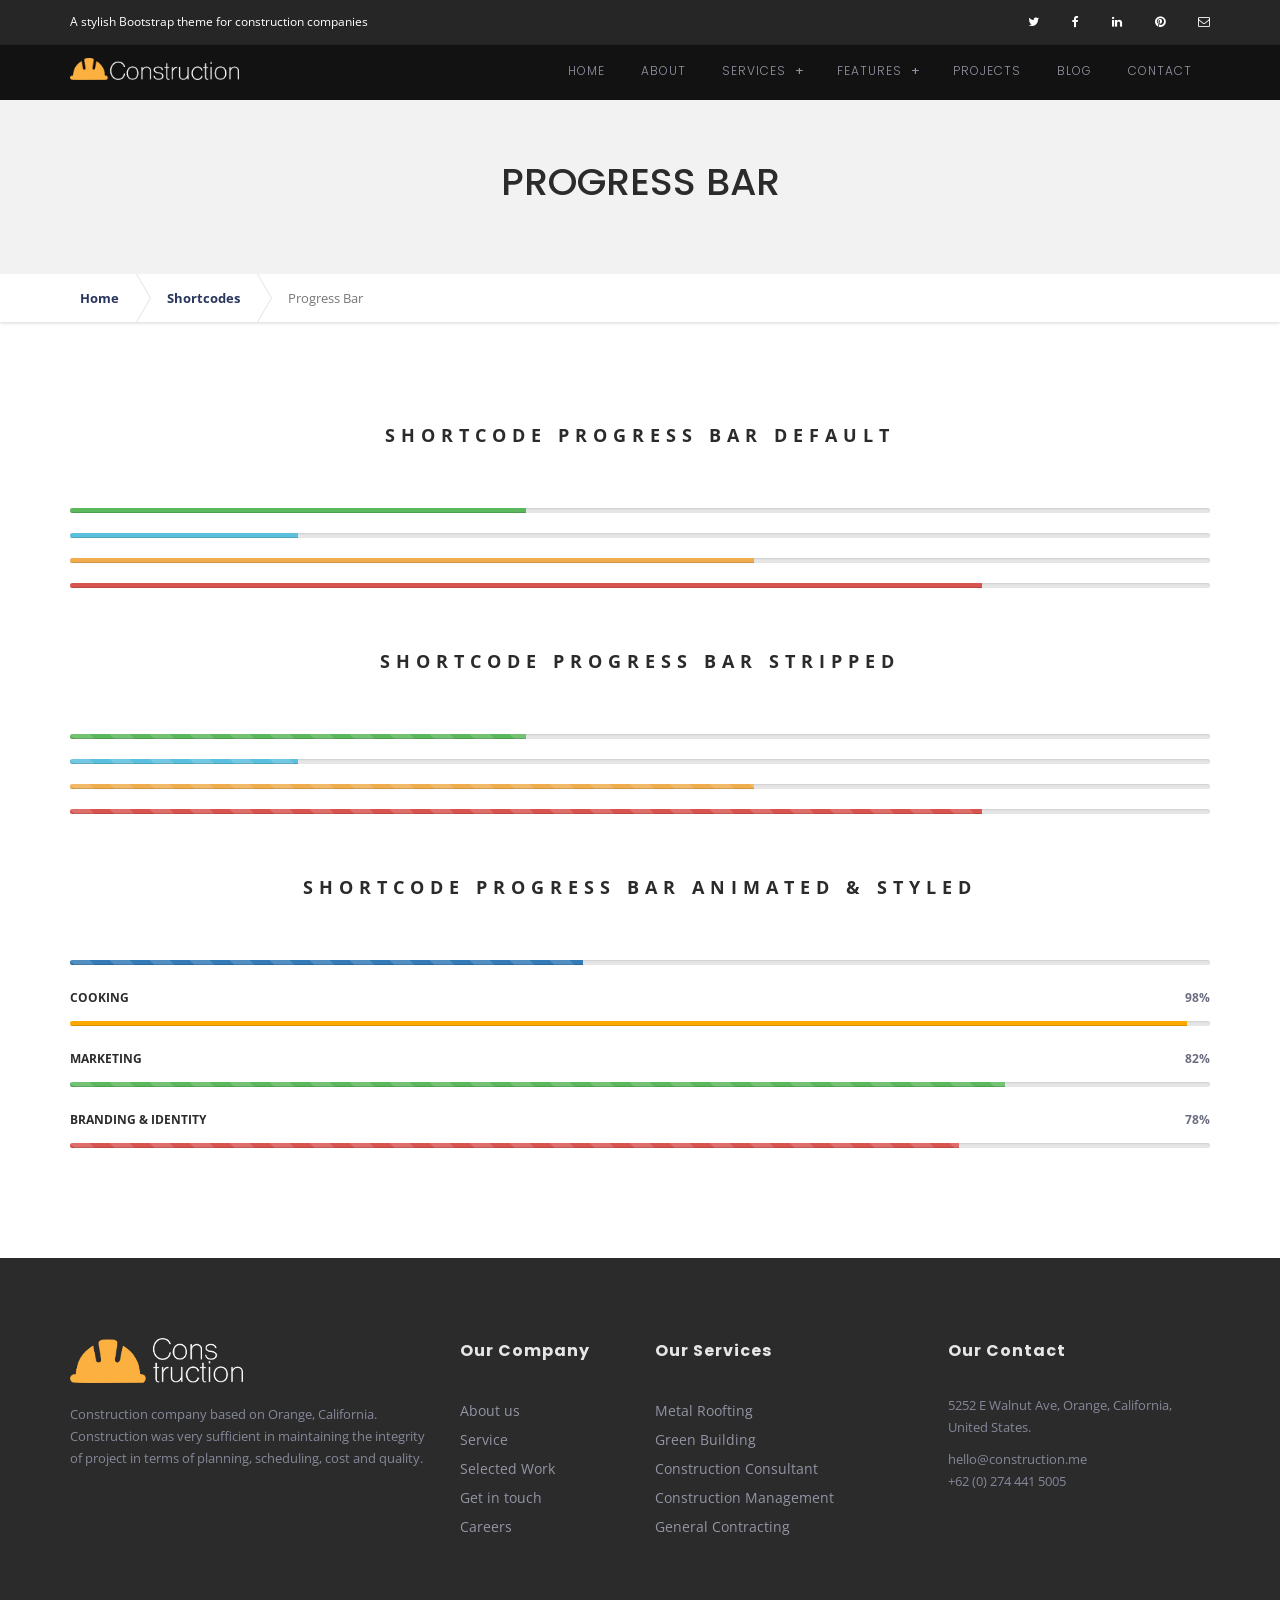
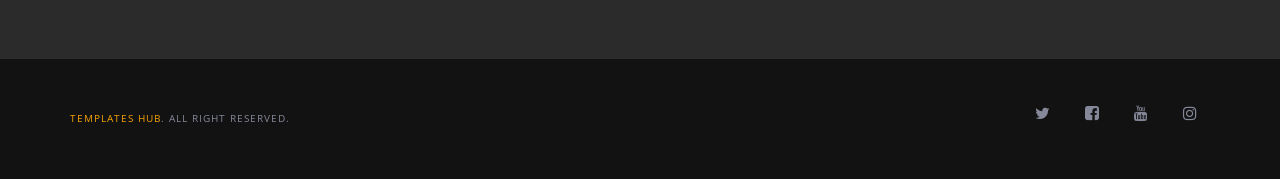
<file: polls/templates/polls/progress.html>
<!DOCTYPE html>
<html lang="en">
  
<head>
    <meta charset="utf-8">
    <meta http-equiv="X-UA-Compatible" content="IE=edge">
    <meta name="viewport" content="width=device-width, initial-scale=1">
    <meta name="description" content="construction is awesome bootstrap responsive construction business theme">
    <meta name="keywords" content="construction, business, construction business, responsive, parallax, business theme">
    <meta name="author" content="templateninja">
    <title>Construction</title>

    <!-- Bootstrap -->
    <link href="assets/bootstrap/css/bootstrap.min.css" rel="stylesheet">
    <link href="https://fonts.googleapis.com/css?family=Open+Sans:400,700|Poppins:300,500" rel="stylesheet">
    <link href="assets/css/font-awesome.min.css" rel="stylesheet">
    <link href="assets/css/Pe-icon-7-stroke.css" rel="stylesheet">
    <link href="assets/css/owl.carousel.css" rel="stylesheet">
    <link href="assets/css/owl.theme.css" rel="stylesheet">
    <link href="assets/css/magnific-popup.css" rel="stylesheet">
    <link rel="stylesheet" type="text/css" href="assets/css/style.min.css">

    <!-- HTML5 Shim and Respond.js IE8 support of HTML5 elements and media queries -->
    <!-- WARNING: Respond.js doesn't work if you view the page via file:// -->
    <!--[if lt IE 9]>
      <script src="assets/plugins/html5shiv.min.js"></script>
      <script src="assets/plugins/respond.min.js"></script>
    <![endif]-->
  </head>
  <body id="home">

    <!-- begin:header -->
    <div class="header header-page">
      <!-- begin:topbar -->
      <div id="topbar" class="topbar topbar-page">
        <div class="container">
          <div class="row">
            <div class="col-sm-8">
              <div class="nav-utility">
                <span class="nav-item">A stylish Bootstrap theme for construction companies</span>
              </div><!-- .nav-utility -->
            </div><!-- .col-sm-8 -->
            <div class="col-sm-4 hidden-xs">
              <div class="nav-utility nav-right">
                <a href="#" class="nav-item"><i class="fa fa-twitter"></i></a>
                <a href="#" class="nav-item"><i class="fa fa-facebook"></i></a>
                <a href="#" class="nav-item"><i class="fa fa-linkedin"></i></a>
                <a href="#" class="nav-item"><i class="fa fa-pinterest"></i></a>
                <a href="#" class="nav-item"><i class="fa fa-envelope-o"></i></a>
              </div><!-- .nav-utility -->
            </div><!-- .col-sm-4 -->
          </div><!-- .row -->
        </div><!-- .container -->
      </div><!-- .topbar -->
      <!-- end:topbar -->

      <!-- begin:site-navigation -->
      <div class="site-header-affix-wrapper">
        <header id="masthead" class="site-header header-dark" role="banner">
          <div class="container">
            <div class="row">
              <div class="col-sm-3">
                <div class="site-branding">
                  <h1 class="site-title title-image"><a href="index-2.html" rel="home"><img src="assets/img/img-logo.png" alt="construction business" class="img-responsive"></a></h1>
                </div><!-- .site-branding -->
              </div><!-- .col-sm-3 -->

              <div class="col-sm-9">
                <nav id="site-navigation" class="main-navigation" role="navigation">
                  <button class="menu-toggle" type="button" aria-controls="primary-menu" aria-expanded="false"><span class="pe-7s-menu"></span><span class="sr-only">Primary Menu</span></button>

                  <div class="menu-testing-menu-container">
                    <ul id="primary-menu" class="menu nav-menu" aria-expanded="false">
                      <li class="menu-item"><a href="index-2.html">Home</a></li>
                      <li class="menu-item"><a href="about.html">About</a></li>
                      <li class="menu-item menu-item-has-children" aria-haspopup="true"><a href="#">Services</a>
                        <ul class="sub-menu">
                          <li class="menu-item"><a href="service.html">All Services</a></li>
                          <li class="menu-item"><a href="service-item.html">Construction Consultant</a></li>
                          <li class="menu-item"><a href="service-item.html">General Contracting</a></li>
                          <li class="menu-item"><a href="service-item.html">House Renovation</a></li>
                          <li class="menu-item"><a href="service-item.html">Construction Management</a></li>
                          <li class="menu-item"><a href="service-item.html">Design and Build</a></li>
                        </ul>
                      </li>
                      <li class="menu-item menu-item-has-children" aria-haspopup="true"><a href="#">Features</a>
                        <ul class="sub-menu">
                          <li class="menu-item"><a href="single.html">Single Post</a></li>
                          <li class="menu-item"><a href="single-fullwidth.html">Single Post Full Width</a></li>
                          <li class="menu-item"><a href="page-fullwidth.html">Page Full Width</a></li>
                          <li class="menu-item"><a href="page-sidebar.html">Page With Sidebar</a></li>
                          <li class="menu-item menu-item-has-children" aria-haspopup="true"><a href="#">Shortcodes</a>
                            <ul class="sub-menu">
                              <li class="menu-item"><a href="alert.html">Alert</a></li>
                              <li class="menu-item current-menu-item"><a href="progress.html">Progress Bar</a></li>
                              <li class="menu-item"><a href="social.html">Social Icon</a></li>
                              <li class="menu-item"><a href="button.html">Button &amp; Label</a></li>
                              <li class="menu-item"><a href="accordion.html">Accordion</a></li>
                              <li class="menu-item"><a href="tab.html">Tabs</a></li>
                              <li class="menu-item"><a href="pricing.html">Pricing</a></li>
                            </ul>
                          </li>
                          <li class="menu-item"><a href="typography.html">Typography</a></li>
                          <li class="menu-item"><a href="404.html">Not Found</a></li>
                          <li class="menu-item"><a href="comingsoon.html">Comingsoon</a></li>
                        </ul>
                      </li>
                      <li class="menu-item"><a href="project.html">Projects</a></li>
                      <li class="menu-item"><a href="blog.html">Blog</a></li>
                      <li class="menu-item"><a href="contact.html">Contact</a></li>
                    </ul>
                  </div>
                </nav><!-- #site-navigation -->
              </div><!-- .col-sm-9 -->
            </div><!-- .row -->
          </div><!-- .container -->
        </header><!-- #masthead -->
      </div><!-- .site-header-affix-wrapper -->
      <!-- end:site-navigation -->
    </div><!-- #header -->
    <!-- end:header -->

    <!-- begin:main-title -->
    <div class="main-title block-section padd-40-top padd-60-btm bg-grey">
      <div class="container">
        <div class="row">
          <div class="col-md-8 col-md-offset-2">
            <h1 class="main-title-primary">Progress Bar</h1>
          </div><!-- .col-## -->
        </div><!-- .row -->
      </div><!-- .container -->
    </div><!-- .main-title -->
    <!-- end:main-title -->

    <!-- begin:breadcrumb -->
    <div class="breadcrumbs">
      <div class="container">
        <div class="row">
          <div class="col-md-12">
            <ol class="breadcrumb">
              <li><a href="#">Home</a></li>
              <li><a href="#">Shortcodes</a></li>
              <li class="active">Progress Bar</li>
            </ol>
          </div><!-- .col-md-12 -->
        </div><!-- .row -->
      </div><!-- .container -->
    </div><!-- .site-breadcrumb -->
    <!-- end:breadcrumb -->

    <!-- begin:site-main -->
    <div class="site-main">
      <!-- begin:content-section -->
      <div class="content-section">
        <div class="container">
          <div class="row">
            <div class="col-md-12">
              <div class="entry-content">
                <article class="blog-entry">
                  <div class="blog-entry-content">
                    <div class="section-title">
                      <h3>Shortcode Progress Bar Default</h3>
                    </div>
                    <div class="progress">
                      <div class="progress-bar progress-bar-success" role="progressbar" aria-valuenow="40" aria-valuemin="0" aria-valuemax="100" style="width: 40%">
                        <span class="sr-only">40% Complete (success)</span>
                      </div>
                    </div>
                    <div class="progress">
                      <div class="progress-bar progress-bar-info" role="progressbar" aria-valuenow="20" aria-valuemin="0" aria-valuemax="100" style="width: 20%">
                        <span class="sr-only">20% Complete</span>
                      </div>
                    </div>
                    <div class="progress">
                      <div class="progress-bar progress-bar-warning" role="progressbar" aria-valuenow="60" aria-valuemin="0" aria-valuemax="100" style="width: 60%">
                        <span class="sr-only">60% Complete (warning)</span>
                      </div>
                    </div>
                    <div class="progress">
                      <div class="progress-bar progress-bar-danger" role="progressbar" aria-valuenow="80" aria-valuemin="0" aria-valuemax="100" style="width: 80%">
                        <span class="sr-only">80% Complete (danger)</span>
                      </div>
                    </div>

                    <div class="section-title marg-60-top">
                      <h3>Shortcode Progress Bar Stripped</h3>
                    </div>

                    <div class="progress">
                      <div class="progress-bar progress-bar-success progress-bar-striped" role="progressbar" aria-valuenow="40" aria-valuemin="0" aria-valuemax="100" style="width: 40%"></div>
                    </div>
                    <div class="progress">
                      <div class="progress-bar progress-bar-info progress-bar-striped" role="progressbar" aria-valuenow="20" aria-valuemin="0" aria-valuemax="100" style="width: 20%"></div>
                    </div>
                    <div class="progress">
                      <div class="progress-bar progress-bar-warning progress-bar-striped" role="progressbar" aria-valuenow="60" aria-valuemin="0" aria-valuemax="100" style="width: 60%"></div>
                    </div>
                    <div class="progress">
                      <div class="progress-bar progress-bar-danger progress-bar-striped" role="progressbar" aria-valuenow="80" aria-valuemin="0" aria-valuemax="100" style="width: 80%"></div>
                    </div>

                    <div class="section-title marg-60-top">
                      <h3>Shortcode Progress Bar Animated &amp; Styled</h3>
                    </div>

                    <div class="progress">
                      <div class="progress-bar progress-bar-striped active" role="progressbar" aria-valuenow="45" aria-valuemin="0" aria-valuemax="100" style="width: 45%"></div>
                    </div><!-- .skillbar-item -->
                    <div class="skillbar-item">
                      <h5 class="skillbar-item-title">Cooking <span class="skillbar-item-percent">98%</span></h5>
                      <div class="progress">
                        <div class="progress-bar progress-theme" role="progressbar" aria-valuenow="98" aria-valuemin="0" aria-valuemax="100" style="width: 98%">
                        </div><!-- .progressbar -->
                      </div><!-- .progress -->
                    </div><!-- .skillbar-item -->
                    <div class="skillbar-item">
                      <h5 class="skillbar-item-title">Marketing <span class="skillbar-item-percent">82%</span></h5>
                      <div class="progress">
                        <div class="progress-bar progress-bar-success progress-bar-striped" role="progressbar" aria-valuenow="82" aria-valuemin="0" aria-valuemax="100" style="width: 82%">
                        </div><!-- .progressbar -->
                      </div><!-- .progress -->
                    </div><!-- .skillbar-item -->
                    <div class="skillbar-item">
                      <h5 class="skillbar-item-title">Branding &amp; Identity <span class="skillbar-item-percent">78%</span></h5>
                      <div class="progress">
                        <div class="progress-bar progress-bar-danger progress-bar-striped active" role="progressbar" aria-valuenow="78" aria-valuemin="0" aria-valuemax="100" style="width: 78%">
                        </div><!-- .progressbar -->
                      </div><!-- .progress -->
                    </div><!-- .skillbar-item -->
                  </div><!-- .blog-entry-content -->
                </article><!-- .blog-entry -->

              </div><!-- .entry-content -->
            </div><!-- .col-## -->
          </div><!-- .row -->
        </div><!-- .container -->
      </div><!-- .content-section -->
      <!-- end:content-section -->
    </div><!-- .site-main -->
    <!-- end:site-main -->

  	<!-- begin:footer -->
    <footer id="colophon" class="site-footer bg-black" role="contentinfo">
      <div class="container">
        <div class="row">
          <div class="col-md-4 col-sm-6">
            <section class="widget">
              <img src="assets/img/img-logo-footer.png" alt="bootstrap theme for construction companies" class="img-responsive marg-20-btm marg-20-top">
              <p>Construction company based on Orange, California. Construction was very sufficient in maintaining the integrity of project in terms of planning, scheduling, cost and quality.</p>
            </section><!-- .widget -->
          </div><!-- .col-## -->

          <div class="col-md-2 col-sm-6">
            <section class="widget">
              <h3 class="widget-title">Our Company</h3>
              <ul>
                <li><a href="#">About us</a></li>
                <li><a href="#">Service</a></li>
                <li><a href="#">Selected Work</a></li>
                <li><a href="#">Get in touch</a></li>
                <li><a href="#">Careers</a></li>
              </ul>
            </section><!-- .widget -->
          </div><!-- .col-## -->

          <div class="col-md-3 col-sm-6">
            <section class="widget">
              <h3 class="widget-title">Our Services</h3>
              <ul>
                <li><a href="#">Metal Roofting</a></li>
                <li><a href="#">Green Building</a></li>
                <li><a href="#">Construction Consultant</a></li>
                <li><a href="#">Construction Management</a></li>
                <li><a href="#">General Contracting</a></li>
              </ul>
            </section><!-- .widget -->
          </div><!-- .col-## -->

          <div class="col-md-3 col-sm-6">
            <section class="widget">
              <h3 class="widget-title">Our Contact</h3>
              <p>5252 E Walnut Ave, Orange, California, United States.</p>
              <p>hello@construction.me<br>+62 (0) 274 441 5005</p>
            </section>
          </div><!-- .col-## -->
        </div><!-- .row -->
      </div><!-- .container -->
    </footer><!-- #colophon -->
    <!-- end:footer -->

    <!-- begin:copyright -->
    <section id="copyright" class="copyright bg-black">
      <div class="container">
        <div class="row">
          <div class="col-sm-6 copy-left">
             <p><a target="_blank" href="https://www.templateshub.net">Templates Hub</a>. All Right Reserved.</p>
          </div><!-- .col-sm-6 -->

          <div class="col-sm-6 copy-right">
            <ul class="social-icon">
              <li><a href="#" target="_blank" class="icon-twitter"><i class="fa fa-twitter"></i></a></li>
              <li><a href="#" target="_blank" class="icon-facebook"><i class="fa fa-facebook-square"></i></a></li>
              <li><a href="#" target="_blank" class="icon-youtube"><i class="fa fa-youtube"></i></a></li>
              <li><a href="#" target="_blank" class="icon-instagram"><i class="fa fa-instagram"></i></a></li>
            </ul>
          </div><!-- .col-sm-6 -->
        </div><!-- .row -->
      </div><!-- .container -->
    </section><!-- #copyright -->
    <!-- begin:copyright -->


    <!-- jQuery (necessary for Bootstrap's JavaScript plugins) -->
    <script src="assets/plugins/jquery.min.js"></script>
    <!-- Include all compiled plugins (below), or include individual files as needed -->
    <script src="assets/bootstrap/js/bootstrap.min.js"></script>
    <script src="assets/plugins/parallax.min.js"></script>
    <script src="assets/js/navigation.js"></script>
    <script src="assets/plugins/jquery.easing.js"></script>
    <script src="assets/plugins/jquery.magnific-popup.min.js"></script>
    <script src="assets/plugins/imagesloaded.pkgd.min.js"></script>
    <script src="assets/plugins/isotope.pkgd.min.js"></script>
    <script src="assets/plugins/owl.carousel.min.js"></script>
    <script src="assets/js/script.min.js"></script>
  </body>

</html>
</file>
<file: polls/templates/polls/assets/css/Pe-icon-7-stroke.css>
@font-face {
	font-family: 'Pe-icon-7-stroke';
	src:url('../fonts/Pe-icon-7-strokebb1d.eot?d7yf1v');
	src:url('../fonts/Pe-icon-7-stroked41d.eot?#iefixd7yf1v') format('embedded-opentype'),
		url('../fonts/Pe-icon-7-strokebb1d.woff?d7yf1v') format('woff'),
		url('../fonts/Pe-icon-7-strokebb1d.ttf?d7yf1v') format('truetype'),
		url('../fonts/Pe-icon-7-strokebb1d.svg?d7yf1v#Pe-icon-7-stroke') format('svg');
	font-weight: normal;
	font-style: normal;
}

[class^="pe-7s-"], [class*=" pe-7s-"] {
	font-family: 'Pe-icon-7-stroke';
	speak: none;
	font-style: normal;
	font-weight: normal;
	font-variant: normal;
	text-transform: none;
	line-height: 1;

	/* Better Font Rendering =========== */
	-webkit-font-smoothing: antialiased;
	-moz-osx-font-smoothing: grayscale;
}

.pe-7s-album:before {
	content: "\e6aa";
}
.pe-7s-arc:before {
	content: "\e6ab";
}
.pe-7s-back-2:before {
	content: "\e6ac";
}
.pe-7s-bandaid:before {
	content: "\e6ad";
}
.pe-7s-car:before {
	content: "\e6ae";
}
.pe-7s-diamond:before {
	content: "\e6af";
}
.pe-7s-door-lock:before {
	content: "\e6b0";
}
.pe-7s-eyedropper:before {
	content: "\e6b1";
}
.pe-7s-female:before {
	content: "\e6b2";
}
.pe-7s-gym:before {
	content: "\e6b3";
}
.pe-7s-hammer:before {
	content: "\e6b4";
}
.pe-7s-headphones:before {
	content: "\e6b5";
}
.pe-7s-helm:before {
	content: "\e6b6";
}
.pe-7s-hourglass:before {
	content: "\e6b7";
}
.pe-7s-leaf:before {
	content: "\e6b8";
}
.pe-7s-magic-wand:before {
	content: "\e6b9";
}
.pe-7s-male:before {
	content: "\e6ba";
}
.pe-7s-map-2:before {
	content: "\e6bb";
}
.pe-7s-next-2:before {
	content: "\e6bc";
}
.pe-7s-paint-bucket:before {
	content: "\e6bd";
}
.pe-7s-pendrive:before {
	content: "\e6be";
}
.pe-7s-photo:before {
	content: "\e6bf";
}
.pe-7s-piggy:before {
	content: "\e6c0";
}
.pe-7s-plugin:before {
	content: "\e6c1";
}
.pe-7s-refresh-2:before {
	content: "\e6c2";
}
.pe-7s-rocket:before {
	content: "\e6c3";
}
.pe-7s-settings:before {
	content: "\e6c4";
}
.pe-7s-shield:before {
	content: "\e6c5";
}
.pe-7s-smile:before {
	content: "\e6c6";
}
.pe-7s-usb:before {
	content: "\e6c7";
}
.pe-7s-vector:before {
	content: "\e6c8";
}
.pe-7s-wine:before {
	content: "\e6c9";
}
.pe-7s-cloud-upload:before {
	content: "\e68a";
}
.pe-7s-cash:before {
	content: "\e68c";
}
.pe-7s-close:before {
	content: "\e680";
}
.pe-7s-bluetooth:before {
	content: "\e68d";
}
.pe-7s-cloud-download:before {
	content: "\e68b";
}
.pe-7s-way:before {
	content: "\e68e";
}
.pe-7s-close-circle:before {
	content: "\e681";
}
.pe-7s-id:before {
	content: "\e68f";
}
.pe-7s-angle-up:before {
	content: "\e682";
}
.pe-7s-wristwatch:before {
	content: "\e690";
}
.pe-7s-angle-up-circle:before {
	content: "\e683";
}
.pe-7s-world:before {
	content: "\e691";
}
.pe-7s-angle-right:before {
	content: "\e684";
}
.pe-7s-volume:before {
	content: "\e692";
}
.pe-7s-angle-right-circle:before {
	content: "\e685";
}
.pe-7s-users:before {
	content: "\e693";
}
.pe-7s-angle-left:before {
	content: "\e686";
}
.pe-7s-user-female:before {
	content: "\e694";
}
.pe-7s-angle-left-circle:before {
	content: "\e687";
}
.pe-7s-up-arrow:before {
	content: "\e695";
}
.pe-7s-angle-down:before {
	content: "\e688";
}
.pe-7s-switch:before {
	content: "\e696";
}
.pe-7s-angle-down-circle:before {
	content: "\e689";
}
.pe-7s-scissors:before {
	content: "\e697";
}
.pe-7s-wallet:before {
	content: "\e600";
}
.pe-7s-safe:before {
	content: "\e698";
}
.pe-7s-volume2:before {
	content: "\e601";
}
.pe-7s-volume1:before {
	content: "\e602";
}
.pe-7s-voicemail:before {
	content: "\e603";
}
.pe-7s-video:before {
	content: "\e604";
}
.pe-7s-user:before {
	content: "\e605";
}
.pe-7s-upload:before {
	content: "\e606";
}
.pe-7s-unlock:before {
	content: "\e607";
}
.pe-7s-umbrella:before {
	content: "\e608";
}
.pe-7s-trash:before {
	content: "\e609";
}
.pe-7s-tools:before {
	content: "\e60a";
}
.pe-7s-timer:before {
	content: "\e60b";
}
.pe-7s-ticket:before {
	content: "\e60c";
}
.pe-7s-target:before {
	content: "\e60d";
}
.pe-7s-sun:before {
	content: "\e60e";
}
.pe-7s-study:before {
	content: "\e60f";
}
.pe-7s-stopwatch:before {
	content: "\e610";
}
.pe-7s-star:before {
	content: "\e611";
}
.pe-7s-speaker:before {
	content: "\e612";
}
.pe-7s-signal:before {
	content: "\e613";
}
.pe-7s-shuffle:before {
	content: "\e614";
}
.pe-7s-shopbag:before {
	content: "\e615";
}
.pe-7s-share:before {
	content: "\e616";
}
.pe-7s-server:before {
	content: "\e617";
}
.pe-7s-search:before {
	content: "\e618";
}
.pe-7s-film:before {
	content: "\e6a5";
}
.pe-7s-science:before {
	content: "\e619";
}
.pe-7s-disk:before {
	content: "\e6a6";
}
.pe-7s-ribbon:before {
	content: "\e61a";
}
.pe-7s-repeat:before {
	content: "\e61b";
}
.pe-7s-refresh:before {
	content: "\e61c";
}
.pe-7s-add-user:before {
	content: "\e6a9";
}
.pe-7s-refresh-cloud:before {
	content: "\e61d";
}
.pe-7s-paperclip:before {
	content: "\e69c";
}
.pe-7s-radio:before {
	content: "\e61e";
}
.pe-7s-note2:before {
	content: "\e69d";
}
.pe-7s-print:before {
	content: "\e61f";
}
.pe-7s-network:before {
	content: "\e69e";
}
.pe-7s-prev:before {
	content: "\e620";
}
.pe-7s-mute:before {
	content: "\e69f";
}
.pe-7s-power:before {
	content: "\e621";
}
.pe-7s-medal:before {
	content: "\e6a0";
}
.pe-7s-portfolio:before {
	content: "\e622";
}
.pe-7s-like2:before {
	content: "\e6a1";
}
.pe-7s-plus:before {
	content: "\e623";
}
.pe-7s-left-arrow:before {
	content: "\e6a2";
}
.pe-7s-play:before {
	content: "\e624";
}
.pe-7s-key:before {
	content: "\e6a3";
}
.pe-7s-plane:before {
	content: "\e625";
}
.pe-7s-joy:before {
	content: "\e6a4";
}
.pe-7s-photo-gallery:before {
	content: "\e626";
}
.pe-7s-pin:before {
	content: "\e69b";
}
.pe-7s-phone:before {
	content: "\e627";
}
.pe-7s-plug:before {
	content: "\e69a";
}
.pe-7s-pen:before {
	content: "\e628";
}
.pe-7s-right-arrow:before {
	content: "\e699";
}
.pe-7s-paper-plane:before {
	content: "\e629";
}
.pe-7s-delete-user:before {
	content: "\e6a7";
}
.pe-7s-paint:before {
	content: "\e62a";
}
.pe-7s-bottom-arrow:before {
	content: "\e6a8";
}
.pe-7s-notebook:before {
	content: "\e62b";
}
.pe-7s-note:before {
	content: "\e62c";
}
.pe-7s-next:before {
	content: "\e62d";
}
.pe-7s-news-paper:before {
	content: "\e62e";
}
.pe-7s-musiclist:before {
	content: "\e62f";
}
.pe-7s-music:before {
	content: "\e630";
}
.pe-7s-mouse:before {
	content: "\e631";
}
.pe-7s-more:before {
	content: "\e632";
}
.pe-7s-moon:before {
	content: "\e633";
}
.pe-7s-monitor:before {
	content: "\e634";
}
.pe-7s-micro:before {
	content: "\e635";
}
.pe-7s-menu:before {
	content: "\e636";
}
.pe-7s-map:before {
	content: "\e637";
}
.pe-7s-map-marker:before {
	content: "\e638";
}
.pe-7s-mail:before {
	content: "\e639";
}
.pe-7s-mail-open:before {
	content: "\e63a";
}
.pe-7s-mail-open-file:before {
	content: "\e63b";
}
.pe-7s-magnet:before {
	content: "\e63c";
}
.pe-7s-loop:before {
	content: "\e63d";
}
.pe-7s-look:before {
	content: "\e63e";
}
.pe-7s-lock:before {
	content: "\e63f";
}
.pe-7s-lintern:before {
	content: "\e640";
}
.pe-7s-link:before {
	content: "\e641";
}
.pe-7s-like:before {
	content: "\e642";
}
.pe-7s-light:before {
	content: "\e643";
}
.pe-7s-less:before {
	content: "\e644";
}
.pe-7s-keypad:before {
	content: "\e645";
}
.pe-7s-junk:before {
	content: "\e646";
}
.pe-7s-info:before {
	content: "\e647";
}
.pe-7s-home:before {
	content: "\e648";
}
.pe-7s-help2:before {
	content: "\e649";
}
.pe-7s-help1:before {
	content: "\e64a";
}
.pe-7s-graph3:before {
	content: "\e64b";
}
.pe-7s-graph2:before {
	content: "\e64c";
}
.pe-7s-graph1:before {
	content: "\e64d";
}
.pe-7s-graph:before {
	content: "\e64e";
}
.pe-7s-global:before {
	content: "\e64f";
}
.pe-7s-gleam:before {
	content: "\e650";
}
.pe-7s-glasses:before {
	content: "\e651";
}
.pe-7s-gift:before {
	content: "\e652";
}
.pe-7s-folder:before {
	content: "\e653";
}
.pe-7s-flag:before {
	content: "\e654";
}
.pe-7s-filter:before {
	content: "\e655";
}
.pe-7s-file:before {
	content: "\e656";
}
.pe-7s-expand1:before {
	content: "\e657";
}
.pe-7s-exapnd2:before {
	content: "\e658";
}
.pe-7s-edit:before {
	content: "\e659";
}
.pe-7s-drop:before {
	content: "\e65a";
}
.pe-7s-drawer:before {
	content: "\e65b";
}
.pe-7s-download:before {
	content: "\e65c";
}
.pe-7s-display2:before {
	content: "\e65d";
}
.pe-7s-display1:before {
	content: "\e65e";
}
.pe-7s-diskette:before {
	content: "\e65f";
}
.pe-7s-date:before {
	content: "\e660";
}
.pe-7s-cup:before {
	content: "\e661";
}
.pe-7s-culture:before {
	content: "\e662";
}
.pe-7s-crop:before {
	content: "\e663";
}
.pe-7s-credit:before {
	content: "\e664";
}
.pe-7s-copy-file:before {
	content: "\e665";
}
.pe-7s-config:before {
	content: "\e666";
}
.pe-7s-compass:before {
	content: "\e667";
}
.pe-7s-comment:before {
	content: "\e668";
}
.pe-7s-coffee:before {
	content: "\e669";
}
.pe-7s-cloud:before {
	content: "\e66a";
}
.pe-7s-clock:before {
	content: "\e66b";
}
.pe-7s-check:before {
	content: "\e66c";
}
.pe-7s-chat:before {
	content: "\e66d";
}
.pe-7s-cart:before {
	content: "\e66e";
}
.pe-7s-camera:before {
	content: "\e66f";
}
.pe-7s-call:before {
	content: "\e670";
}
.pe-7s-calculator:before {
	content: "\e671";
}
.pe-7s-browser:before {
	content: "\e672";
}
.pe-7s-box2:before {
	content: "\e673";
}
.pe-7s-box1:before {
	content: "\e674";
}
.pe-7s-bookmarks:before {
	content: "\e675";
}
.pe-7s-bicycle:before {
	content: "\e676";
}
.pe-7s-bell:before {
	content: "\e677";
}
.pe-7s-battery:before {
	content: "\e678";
}
.pe-7s-ball:before {
	content: "\e679";
}
.pe-7s-back:before {
	content: "\e67a";
}
.pe-7s-attention:before {
	content: "\e67b";
}
.pe-7s-anchor:before {
	content: "\e67c";
}
.pe-7s-albums:before {
	content: "\e67d";
}
.pe-7s-alarm:before {
	content: "\e67e";
}
.pe-7s-airplay:before {
	content: "\e67f";
}
</file>
<file: polls/templates/polls/assets/css/style.min.css>
body{margin:0;padding:0;font-family:'Open Sans',sans-serif;font-size:13px;line-height:24px;color:#2b2b2b;background:#fff;scrollbar-face-color:#2b2b2b;-webkit-font-smoothing:antialiased}::-moz-selection{color:#fff;text-shadow:none;background:#ffa800}::-webkit-selection{color:#fff;text-shadow:none;background:#ffcb66}::selection{color:#fff;text-shadow:none;background:#ffcb66}a{color:#f5a100;text-decoration:none;-webkit-transition:all .1s linear;-moz-transition:all .1s linear;-ms-transition:all .1s linear;-o-transition:all .1s linear;transition:all .1s linear}a:hover{color:#b37600;text-decoration:none;-webkit-transition:all .1s linear;-moz-transition:all .1s linear;-ms-transition:all .1s linear;-o-transition:all .1s linear;transition:all .1s linear}.pre-scrollable::-webkit-scrollbar,pre::-webkit-scrollbar{width:6px!important}.pre-scrollable::-webkit-scrollbar-track,pre::-webkit-scrollbar-track{background-color:#e6e6e6}.pre-scrollable::-webkit-scrollbar-thumb,pre::-webkit-scrollbar-thumb{background-color:#caccd3}.pre-scrollable::-webkit-scrollbar-button,pre::-webkit-scrollbar-button{display:none}.pre-scrollable::-webkit-scrollbar-corner,pre::-webkit-scrollbar-corner{background-color:#e6e6e6}.clear{clear:both}.row-no-margin{margin-left:0;margin-right:0}.container-no-padding{padding-left:0;padding-right:0}.form-bordered{height:45px;padding:10px 20px;font-size:13px;font-weight:400;border:2px solid #ccc;-webkit-border-radius:0;-moz-border-radius:0;-ms-border-radius:0;-o-border-radius:0;border-radius:0;-webkit-box-shadow:none;-moz-box-shadow:none;-ms-box-shadow:none;-o-box-shadow:none;box-shadow:none;color:#5f6272;-webkit-transition:all .1s linear;-moz-transition:all .1s linear;-ms-transition:all .1s linear;-o-transition:all .1s linear;transition:all .1s linear}.form-bordered:focus{color:#c28000;border-color:#2b2b2b;-webkit-box-shadow:none;-moz-box-shadow:none;-ms-box-shadow:none;-o-box-shadow:none;box-shadow:none;outline:0;-webkit-transition:all .1s linear;-moz-transition:all .1s linear;-ms-transition:all .1s linear;-o-transition:all .1s linear;transition:all .1s linear}textarea{height:auto!important}label{font-size:12px;letter-spacing:1px;text-transform:uppercase}h1{font-size:34;line-height:36px}h2{font-size:30px;line-height:34px}h3{font-size:26px;line-height:30px}h4{font-size:22px;line-height:28px}h5{font-size:18px;line-height:26px}h6{font-size:16px;line-height:24px}hr{border-top-color:#f7f7f7}.fade-01{opacity:.1}.fade-02{opacity:.2}.fade-03{opacity:.3}.fade-04{opacity:.4}.fade-05{opacity:.5}.fade-06{opacity:.6}.border-none{border:none!important}.border-bottom{border-bottom:1px solid #e6e6e6}.display-inline-block{display:inline-block}.cast-shadow{-webkit-box-shadow:0 8px 31px 0 rgba(0,0,0,.1);-moz-box-shadow:0 8px 31px 0 rgba(0,0,0,.1);-ms-box-shadow:0 8px 31px 0 rgba(0,0,0,.1);-o-box-shadow:0 8px 31px 0 rgba(0,0,0,.1);box-shadow:0 8px 31px 0 rgba(0,0,0,.1)}.text-big{font-size:30px;line-height:36px;font-weight:400}.text-big p{font-size:23px!important;line-height:40px!important}.text-big h2{margin-bottom:40px;font-size:38px;font-weight:700;line-height:52px}.text-big h3{margin-bottom:40px;font-size:32px;line-height:46px;font-weight:700}.text-big h4{margin-bottom:30px;font-size:28px;font-weight:700;line-height:36px}.text-secondary-bold{font-weight:500!important}.text-bold{font-weight:700!important}.text-theme{color:#ffa800}.text-red{color:#e74c3c}.text-dark-red{color:#c0392b}.text-watermelon{color:#ef717a}.text-dark-watermelon{color:#f62459}.text-orange{color:#fc6e51}.text-dark-orange{color:#d35400}.text-yellow{color:#ffcd02}.text-dark-yellow{color:#ffa800}.text-blue{color:#5065a1}.text-dark-blue{color:#394c81}.text-skyblue{color:#5bc0de}.text-dark-skyblue{color:#2980b9}.text-navyblue{color:#34495e}.text-dark-navyblue{color:#2c3e50}.text-green{color:#2ecc71}.text-dark-green{color:#27ae60}.text-mint{color:#1abc9c}.text-dark-mint{color:#16a085}.text-teal{color:#3a6f81}.text-dark-teal{color:#356272}.text-pink{color:#f47cc3}.text-dark-pink{color:#d45c9e}.text-purple{color:#745ec5}.text-dark-purple{color:#5b48a2}.text-magenta{color:#9b59b6}.text-dark-magenta{color:#8e44ad}.text-black{color:#2b2b2b}.text-dark-black{color:#262626}.text-brown{color:#a38671}.text-dark-brown{color:#8e725e}.text-grey{color:#6b6e80}.text-light-grey{color:#f9f9f9}.text-white{color:#fff}.text-dark-white{color:#d9dae9}.bg-red{background-color:#e74c3c}.bg-dark-red{background-color:#c0392b}.bg-watermelon{background-color:#ef717a}.bg-dark-watermelon{background-color:#f62459}.bg-orange{background-color:#fc6e51}.bg-dark-orange{background-color:#d35400}.bg-yellow{background-color:#ffcd02}.bg-dark-yellow{background-color:#ffa800}.bg-blue{background-color:#5065a1}.bg-dark-blue{background-color:#394c81}.bg-skyblue{background-color:#5bc0de}.bg-dark-skyblue{background-color:#2980b9}.bg-navyblue{background-color:#34495e}.bg-dark-navyblue{background-color:#2c3e50}.bg-green{background-color:#2ecc71}.bg-dark-green{background-color:#27ae60}.bg-mint{background-color:#1abc9c}.bg-dark-mint{background-color:#16a085}.bg-teal{background-color:#3a6f81}.bg-dark-teal{background-color:#356272}.bg-pink{background-color:#f47cc3}.bg-dark-pink{background-color:#d45c9e}.bg-purple{background-color:#745ec5}.bg-dark-purple{background-color:#5b48a2}.bg-magenta{background-color:#9b59b6}.bg-dark-magenta{background-color:#8e44ad}.bg-black{background-color:#2b2b2b}.bg-dark-black{background-color:#121212}.bg-brown{background-color:#a38671}.bg-dark-brown{background-color:#8e725e}.bg-grey{background-color:#6b6e80}.bg-light-grey{background-color:#f9f9f9}.bg-white{background-color:#fff}.bg-dark-white{background-color:#d9dae9}.section-title{display:block;text-align:center}.section-title h1{margin-bottom:40px;font-size:60px;line-height:64px;font-weight:300}.section-title h2,.section-title h3{margin-bottom:60px;font-family:Poppins,sans-serif;text-transform:uppercase;font-size:18px;line-height:26px;font-weight:300;letter-spacing:6px;color:#2b2b2b}.section-title h2 span,.section-title h3 span{font-weight:500;color:#121212}.section-title h2 small,.section-title h3 small{display:block;color:#121212}.section-title p{margin-top:-30px;margin-bottom:40px}.main-title-primary{font-family:Poppins,sans-serif;font-size:38px;line-height:44px;font-weight:500;text-transform:uppercase;text-align:center}.main-title-primary span{display:block;font-size:14px;font-weight:500;letter-spacing:1px}.main-title-secondary{font-family:'Open Sans',sans-serif;font-size:14px;line-height:24px;text-align:center}.padd-20-top{padding-top:20px}.padd-20-btm{padding-bottom:20px}.padd-40-top{padding-top:40px}.padd-40-btm{padding-bottom:40px}.padd-60-top{padding-top:60px}.padd-60-btm{padding-bottom:60px}.padd-80-top{padding-top:80px}.padd-80-btm{padding-bottom:80px}.padd-100-top{padding-top:100px}.padd-100-btm{padding-bottom:100px}.padd-20{padding:20px}.padd-40{padding:40px}.marg-10-top{margin-top:10px}.marg-10-btm{margin-bottom:10px}.marg-20-top{margin-top:20px}.marg-20-right{margin-right:20px}.marg-20-left{margin-left:20px}.marg-20-btm{margin-bottom:20px}.marg-40-top{margin-top:40px}.marg-40-btm{margin-bottom:40px}.marg-60-top{margin-top:60px}.marg-60-btm{margin-bottom:60px}.marg-80-top{margin-top:80px}.marg-80-btm{margin-bottom:80px}.marg-100-top{margin-top:100px}.marg-100-btm{margin-bottom:100px}.marg--20-top{margin-top:-20px}.marg--20-btm{margin-bottom:-20px}.marg--40-top{margin-top:-40px}.marg--40-btm{margin-bottom:-40px}.marg--60-top{margin-top:-60px}.marg--60-btm{margin-bottom:-60px}.marg--80-top{margin-top:-80px}.marg--80-btm{margin-bottom:-80px}.marg--100-top{margin-top:-100px}.marg--100-btm{margin-bottom:-100px}.marg-40-left{margin-left:40px}.form-control{-webkit-border-radius:0;-moz-border-radius:0;-ms-border-radius:0;-o-border-radius:0;border-radius:0}.btn,.btn:hover{-webkit-transition:all .1s linear;-moz-transition:all .1s linear;-ms-transition:all .1s linear;-o-transition:all .1s linear;transition:all .1s linear}.btn,.btn-md{-webkit-border-radius:20px;-moz-border-radius:20px;-ms-border-radius:20px;-o-border-radius:20px;border-radius:20px;padding-left:15px;padding-right:15px}.btn-lg{-webkit-border-radius:28px;-moz-border-radius:28px;-ms-border-radius:28px;-o-border-radius:28px;border-radius:28px;padding-left:25px;padding-right:25px;padding-bottom:12px}.btn-sm{-webkit-border-radius:18px;-moz-border-radius:18px;-ms-border-radius:18px;-o-border-radius:18px;border-radius:18px;padding-left:15px;padding-right:15px}.btn-xs{-webkit-border-radius:12px;-moz-border-radius:12px;-ms-border-radius:12px;-o-border-radius:12px;border-radius:12px;padding-left:10px;padding-right:10px}.btn-theme{color:#fff;background-color:#ffa800}.btn-theme:focus,.btn-theme:hover{color:#fff;background-color:#cc8600;outline:0}.btn.btn-square{-webkit-border-radius:0!important;-moz-border-radius:0!important;-ms-border-radius:0!important;-o-border-radius:0!important;border-radius:0!important}.button:not(.more-link):not(.btn):not([class*=icon-]):not(.icon-social):not(.menu-toggle):not(.search-submit){display:inline-block;padding:8px 35px;font-size:11px;text-transform:uppercase;-webkit-border-radius:25px;-moz-border-radius:25px;-ms-border-radius:25px;-o-border-radius:25px;border-radius:25px;background-color:transparent;border:2px solid #2b2b2b!important;color:#2b2b2b;-webkit-transition:all .1s linear;-moz-transition:all .1s linear;-ms-transition:all .1s linear;-o-transition:all .1s linear;transition:all .1s linear}.button:not(.more-link):not(.btn):not([class*=icon-]):not(.icon-social):not(.menu-toggle):not(.search-submit).btn-square{-webkit-border-radius:0;-moz-border-radius:0;-ms-border-radius:0;-o-border-radius:0;border-radius:0}.button:not(.more-link):not(.btn):not([class*=icon-]):not(.icon-social):not(.menu-toggle):not(.search-submit) .fa,.button:not(.more-link):not(.btn):not([class*=icon-]):not(.icon-social):not(.menu-toggle):not(.search-submit) .glyphicon,.button:not(.more-link):not(.btn):not([class*=icon-]):not(.icon-social):not(.menu-toggle):not(.search-submit) i{position:relative;top:1px;font-size:18px;margin-right:5px}.button:active,.button:focus,.button:hover{color:#fff;background-color:#ffa800;border-color:#ffa800;-webkit-transition:all .1s linear;-moz-transition:all .1s linear;-ms-transition:all .1s linear;-o-transition:all .1s linear;transition:all .1s linear;outline:0;text-decoration:none}.button:active:not(.more-link):not(.btn):not([class*=icon-]):not(.icon-social):not(.menu-toggle):not(.search-submit),.button:focus:not(.more-link):not(.btn):not([class*=icon-]):not(.icon-social):not(.menu-toggle):not(.search-submit),.button:hover:not(.more-link):not(.btn):not([class*=icon-]):not(.icon-social):not(.menu-toggle):not(.search-submit){color:#fff!important;border-color:#ffa800!important;background-color:#ffa800}.social-icon{display:block;list-style-type:none;padding:0;margin-top:5px;margin-bottom:5px}.social-icon>li{display:inline-block}.social-icon>li>a{display:block;width:40px;height:40px;margin-bottom:10px;margin-right:5px;font-size:16px;line-height:38px;text-align:center;color:#858899;-webkit-border-radius:100%;-moz-border-radius:100%;-ms-border-radius:100%;-o-border-radius:100%;border-radius:100%;background-color:transparent;-webkit-transition:all .1s linear;-moz-transition:all .1s linear;-ms-transition:all .1s linear;-o-transition:all .1s linear;transition:all .1s linear}.social-icon>li>a:focus,.social-icon>li>a:hover{color:#fff;background-color:#2b2b2b;-webkit-transition:all .1s linear;-moz-transition:all .1s linear;-ms-transition:all .1s linear;-o-transition:all .1s linear;transition:all .1s linear}.social-icon>li:last-child a{margin-right:0}.social-icon.social-icon-color>li>a{color:#fff}.social-icon.social-icon-color>li>a,.social-icon.social-icon-color>li>a:hover{background-color:#ffa800}.social-icon.social-icon-color>li>a.icon-twitter{background-color:#4099ff}.social-icon.social-icon-color>li>a.icon-twitter:hover{background-color:#268bff}.social-icon.social-icon-color>li>a.icon-facebook{background-color:#4467ad}.social-icon.social-icon-color>li>a.icon-facebook:hover{background-color:#3d5c9b}.social-icon.social-icon-color>li>a.icon-google-plus,.social-icon.social-icon-color>li>a.icon-youtube{background-color:#ff4b4b}.social-icon.social-icon-color>li>a.icon-google-plus:hover,.social-icon.social-icon-color>li>a.icon-youtube:hover{background-color:#ff3131}.social-icon.social-icon-color>li>a.icon-pinterest{background-color:#c0392b}.social-icon.social-icon-color>li>a.icon-pinterest:hover{background-color:#ab3326}.social-icon.social-icon-color>li>a.icon-instagram{background-color:#6e99b2}.social-icon.social-icon-color>li>a.icon-instagram:hover{background-color:#5d8da9}.social-icon.social-icon-color>li>a.icon-dribbble{background-color:#f47cc3}.social-icon.social-icon-color>li>a.icon-dribbble:hover{background-color:#f264b8}.social-icon.social-icon-color>li>a.icon-linkedin{background-color:#5bc0de}.social-icon.social-icon-color>li>a.icon-linkedin:hover{background-color:#46b8da}.search-form{position:relative}.search-form .search-field{min-height:45px;padding-left:20px;padding-right:30px;-webkit-border-radius:25px;-moz-border-radius:25px;-ms-border-radius:25px;-o-border-radius:25px;border-radius:25px;border-color:#f2f2f2;-webkit-box-shadow:none;-moz-box-shadow:none;-ms-box-shadow:none;-o-box-shadow:none;box-shadow:none;background-color:#f2f2f2}.search-form .search-submit{position:absolute;right:5px;top:5px;-webkit-border-radius:20px;-moz-border-radius:20px;-ms-border-radius:20px;-o-border-radius:20px;border-radius:20px;background-color:transparent;border:none}.alert{-webkit-border-radius:0;-moz-border-radius:0;-ms-border-radius:0;-o-border-radius:0;border-radius:0;border-width:2px}.alert-success{border-color:#3c763d}.alert-info{border-color:#31708f}.alert-warning{border-color:#8a6d3b}.alert-danger{border-color:#a94442}.progress{height:5px;background-color:#e6e6e6}.progress .progress-dark{background-color:#2b2b2b}.progress .progress-theme{background-color:#ffa800}.panel-group .panel{-webkit-border-radius:0;-moz-border-radius:0;-ms-border-radius:0;-o-border-radius:0;border-radius:0}.panel{-webkit-box-shadow:none;-moz-box-shadow:none;-ms-box-shadow:none;-o-box-shadow:none;box-shadow:none;font-size:13px;line-height:22px;-webkit-border-radius:0;-moz-border-radius:0;-ms-border-radius:0;-o-border-radius:0;border-radius:0}.panel-default{border-color:transparent}.panel-default>.panel-heading{background-color:#f2f2f2}.panel-default>.panel-heading+.panel-collapse>.panel-body{border-top:transparent}.panel-heading{padding:6px 20px}.panel-title{font-size:12px;font-weight:700;text-transform:uppercase;letter-spacing:1px}.panel-title a{position:relative;display:block;padding:6px 5px;color:#6b6e80}.panel-title a:focus,.panel-title a:hover,.panel-title a[aria-expanded=true]{text-decoration:none;color:#2b2b2b}.panel-title a::after{content:'\f068';font-family:FontAwesome;position:absolute;right:0;font-size:8px;line-height:26px}.panel-title a.collapsed::after{content:'\f067';font-family:FontAwesome;position:absolute;right:0;font-size:8px;line-height:26px}.panel-body{padding:10px 20px 20px;-webkit-border-radius:0;-moz-border-radius:0;-ms-border-radius:0;-o-border-radius:0;border-radius:0;border-top-color:#e6e6e6}.panel-footer{border-top-color:transparent}.nav-tabs{border-bottom:1px solid transparent}.nav-tabs li a{padding:8px 15px;font-size:12px;font-weight:700;text-transform:uppercase;-webkit-border-radius:0;-moz-border-radius:0;-ms-border-radius:0;-o-border-radius:0;border-radius:0;color:#2b2b2b}.nav-tabs li a:hover{border-color:transparent;color:#2b2b2b;background-color:transparent}.nav-tabs li.active a,.nav-tabs li.active a:focus,.nav-tabs li.active a:hover{border-color:#f2f2f2;color:#2b2b2b;background-color:#f2f2f2}.nav-tabs.nav-justified li a{border-color:transparent;-webkit-border-radius:0;-moz-border-radius:0;-ms-border-radius:0;-o-border-radius:0;border-radius:0}.nav-tabs.nav-justified li a:hover{color:#6b6e80;background-color:transparent}.nav-tabs.nav-justified .active a,.nav-tabs.nav-justified .active a:focus,.nav-tabs.nav-justified .active a:hover{border-color:#f2f2f2;color:#2b2b2b;background-color:#f2f2f2}.tab-content{padding:40px 16px 16px 20px;font-size:13px;line-height:22px;background-color:transparent}.fact-item{display:block;font-family:Poppins,sans-serif;text-align:center}.fact-item .fact-item-number{display:block;padding-bottom:10px;font-weight:300;color:#5f6272}.fact-item .fact-item-number .icon{margin-right:5px;font-size:43px}.fact-item .fact-item-number .number{font-size:48px;line-height:48px}.fact-item .fact-item-info{margin-top:20px;font-weight:300;font-size:14px;line-height:24px;letter-spacing:1px}.fact-item.fact-item-alt .fact-item-number{padding-bottom:0}.fact-item.fact-item-alt .fact-item-number .icon{margin-right:0;font-size:80px;line-height:82px}.fact-item.fact-item-alt .fact-item-number .number{display:block;margin-top:20px;font-size:38px;line-height:40px;font-weight:500}@media (max-width:992px){.fact-item{margin-bottom:30px}}.team-item{display:block;position:relative;margin-bottom:30px;text-align:center}.team-item .team-item-image{position:relative;display:block;margin:0 auto;overflow:hidden}.team-item .team-item-image::after{content:'';position:absolute;z-index:1;top:0;left:0;width:100%;height:100%;background-color:transparent;-webkit-transition:all .27s cubic-bezier(0,0,.58,1);-moz-transition:all .27s cubic-bezier(0,0,.58,1);-ms-transition:all .27s cubic-bezier(0,0,.58,1);-o-transition:all .27s cubic-bezier(0,0,.58,1);transition:all .27s cubic-bezier(0,0,.58,1)}.team-item .team-item-image:hover::after{background-color:rgba(255,255,255,.9)}.team-item .team-item-image:hover .team-item-detail{opacity:1}.team-item .team-item-image img{max-width:100%;height:auto}.team-item .team-item-image .team-item-detail{position:absolute;z-index:2;left:0;top:50%;width:100%;padding:20px 40px;text-align:center;-webkit-transform:translateY(-50%);-moz-transform:translateY(-50%);-ms-transform:translateY(-50%);-o-transform:translateY(-50%);transform:translateY(-50%);opacity:0;-webkit-transition:all .27s cubic-bezier(0,0,.58,1);-moz-transition:all .27s cubic-bezier(0,0,.58,1);-ms-transition:all .27s cubic-bezier(0,0,.58,1);-o-transition:all .27s cubic-bezier(0,0,.58,1);transition:all .27s cubic-bezier(0,0,.58,1)}.team-item .team-item-image .team-item-detail .team-item-title{font-size:18px;line-height:24px;letter-spacing:2px;text-transform:uppercase}.team-item .team-item-name{font-family:Poppins,sans-serif;font-size:16px;font-weight:300;letter-spacing:3px;text-transform:uppercase}.team-item .team-item-role{display:block;text-transform:capitalize;font-size:13px;letter-spacing:1px;color:#858899}@media screen and (max-width:992px){.team-item .team-item-detail p{font-size:12px;line-height:22px}.team-item .team-item-detail .social-icon li a{width:30px;height:30px;margin-right:3px;margin-bottom:3px;line-height:30px}.team-item .team-item-detail .social-icon li:last-child a{margin-right:0}}@media screen and (max-width:768px){.team-item .team-item-image{max-width:370px}.team-item .team-item-image .team-item-detail p{font-size:14px;line-height:24px}.team-item .team-item-image .team-item-detail .social-icon li a{width:40px;height:40px;margin-right:5px;margin-bottom:5px;line-height:40px}.team-item .team-item-image .team-item-detail .social-icon li:last-child a{margin-right:0}}.skillbar-item-title{display:block;font-size:12px;font-weight:700;text-transform:uppercase}.skillbar-item-percent{float:right;color:#6b6e80}.service-item{position:relative;margin-top:30px;padding-left:50px;padding-right:50px}.service-item.service-item-icon-top{padding-top:40px;text-align:center}.service-item.service-item-icon-top .service-item-icon{left:50%;top:0;-webkit-transform:translateX(-50%);-moz-transform:translateX(-50%);-ms-transform:translateX(-50%);-o-transform:translateX(-50%);transform:translateX(-50%)}.service-item.service-item-icon-top .service-item-title{font-weight:500}.service-item.service-item-icon-top-left{padding-top:40px;padding-left:0;text-align:left}.service-item.service-item-icon-top-left .service-item-icon{left:0;top:0}.service-item.service-item-icon-top-left .service-item-title{font-weight:500}.service-item.service-item-icon-top-right{padding-top:40px;padding-right:0;text-align:right}.service-item.service-item-icon-top-right .service-item-icon{right:0;top:0}.service-item.service-item-icon-top-right .service-item-title{font-weight:500}.service-item-icon{position:absolute;left:0;top:0;font-size:30px}.service-item-title{margin-bottom:5px;font-family:Poppins,sans-serif;font-size:13px;text-transform:uppercase;font-weight:300;letter-spacing:1px}.work-filter{display:table;margin:0 auto 40px;list-style-type:none;padding:0}.work-filter li{display:inline-block}.work-filter li a{display:block;padding:5px 20px;font-size:12px;letter-spacing:1px;text-transform:uppercase;color:#858899}.work-filter li a:focus,.work-filter li a:hover{color:#2b2b2b;text-decoration:none}.work-filter li.active a,.work-filter li.active a:focus,.work-filter li.active a:hover{color:#2b2b2b}.work-grid{padding:0;margin:0;font-size:0}.work-grid .work-item{position:relative;display:inline-block;width:33.3333333%;padding:0;overflow:hidden}.work-grid .work-item a:focus{outline:0}.work-grid .work-item:hover .work-item-image::after{content:'';background-color:rgba(255,255,255,.9)}.work-grid .work-item:hover .work-item-info{bottom:0;opacity:1;-webkit-transition:all .27s cubic-bezier(.3,.1,.58,1);-moz-transition:all .27s cubic-bezier(.3,.1,.58,1);-ms-transition:all .27s cubic-bezier(.3,.1,.58,1);-o-transition:all .27s cubic-bezier(.3,.1,.58,1);transition:all .27s cubic-bezier(.3,.1,.58,1)}.work-grid .work-item .work-item-image{display:block;overflow:hidden}.work-grid .work-item .work-item-image::after{content:'';display:block;width:100%;height:100%;position:absolute;top:0;left:0;background-color:transparent;-webkit-transition:all .27s cubic-bezier(.3,.1,.58,1);-moz-transition:all .27s cubic-bezier(.3,.1,.58,1);-ms-transition:all .27s cubic-bezier(.3,.1,.58,1);-o-transition:all .27s cubic-bezier(.3,.1,.58,1);transition:all .27s cubic-bezier(.3,.1,.58,1)}.work-grid .work-item .work-item-image img{max-width:100%;height:auto}.work-grid .work-item .work-item-info{position:absolute;left:0;bottom:-100%;width:100%;padding:30px 40px;text-align:center;overflow:hidden;opacity:0}.work-grid .work-item .work-item-info .work-item-title{font-size:16px;text-transform:uppercase;color:#2b2b2b}.work-grid .work-item .work-item-info .work-item-desc{font-size:13px;text-transform:capitalize;letter-spacing:1px}@media screen and (max-width:768px){.work-grid .work-item{width:50%}}@media screen and (max-width:480px){.work-grid .work-item{width:100%}}#testimony.wrapper-bg-image,.testimony.wrapper-bg-image{margin-bottom:60px}#testimony .carousel-indicators,.testimony .carousel-indicators{bottom:-60px}#testimony .carousel-indicators li,.testimony .carousel-indicators li{width:8px;height:8px;background-color:#fff;-webkit-transition:all .1s linear;-moz-transition:all .1s linear;-ms-transition:all .1s linear;-o-transition:all .1s linear;transition:all .1s linear}#testimony .carousel-indicators .active,.testimony .carousel-indicators .active{width:12px;height:12px;background-color:transparent;border:2px solid #fff;-webkit-transition:all .1s linear;-moz-transition:all .1s linear;-ms-transition:all .1s linear;-o-transition:all .1s linear;transition:all .1s linear}#testimony .carousel-inner .item,.testimony .carousel-inner .item{text-align:center}#testimony .carousel-inner .item,#testimony .carousel-inner .item p,.testimony .carousel-inner .item,.testimony .carousel-inner .item p{font-size:18px;line-height:36px}#testimony .carousel-inner .testimony-item-title,.testimony .carousel-inner .testimony-item-title{font-size:24px;font-weight:400}#testimony .carousel-inner .testimony-item-image,.testimony .carousel-inner .testimony-item-image{display:block;margin:0 auto;width:70px;height:70px;-webkit-border-radius:45px;-moz-border-radius:45px;-ms-border-radius:45px;-o-border-radius:45px;border-radius:45px}#testimony .carousel-inner .testimony-item-source,.testimony .carousel-inner .testimony-item-source{position:relative;display:inline-block;font-size:13px;color:#fff}#testimony .carousel-inner .testimony-item-source::before,.testimony .carousel-inner .testimony-item-source::before{content:'';position:absolute;top:18px;left:-20px;width:15px;height:1px;background-color:#fff}#testimony .carousel-inner .testimony-item-source.source-alt::before,.testimony .carousel-inner .testimony-item-source.source-alt::before{content:'';display:none}#testimony .carousel-inner .testimony-item-source.source-alt strong,.testimony .carousel-inner .testimony-item-source.source-alt strong{display:block;margin-top:15px;line-height:14px;text-transform:uppercase}#testimony.testimony-dark .carousel-indicators li,.testimony.testimony-dark .carousel-indicators li{border-color:#2b2b2b;background-color:#2b2b2b}#testimony.testimony-dark .carousel-indicators .active,.testimony.testimony-dark .carousel-indicators .active{border:2px solid #2b2b2b;background-color:transparent}#testimony.testimony-dark .carousel-inner .item,#testimony.testimony-dark .carousel-inner .item h1,#testimony.testimony-dark .carousel-inner .item h2,#testimony.testimony-dark .carousel-inner .item h4,#testimony.testimony-dark .carousel-inner .item p,#testimony.testimony-dark .carousel-inner .item small,#testimony.testimony-dark .carousel-inner .item span,.testimony.testimony-dark .carousel-inner .item,.testimony.testimony-dark .carousel-inner .item h1,.testimony.testimony-dark .carousel-inner .item h2,.testimony.testimony-dark .carousel-inner .item h4,.testimony.testimony-dark .carousel-inner .item p,.testimony.testimony-dark .carousel-inner .item small,.testimony.testimony-dark .carousel-inner .item span{color:#2b2b2b}#testimony.testimony-dark .carousel-inner .testimony-item-source,.testimony.testimony-dark .carousel-inner .testimony-item-source{color:#6b6e80}#testimony.testimony-dark .carousel-inner .testimony-item-source::before,.testimony.testimony-dark .carousel-inner .testimony-item-source::before{background-color:#6b6e80}.testimony-item{text-align:center}.testimony-item,.testimony-item p{font-size:18px;line-height:36px}.testimony-item .testimony-item-title{font-size:24px;font-weight:400}.testimony-item .testimony-item-image{display:block;margin:0 auto;width:70px;height:70px;-webkit-border-radius:45px;-moz-border-radius:45px;-ms-border-radius:45px;-o-border-radius:45px;border-radius:45px}.testimony-item .testimony-item-source{position:relative;display:inline-block;font-size:13px;color:#fff}.testimony-item .testimony-item-source::before{content:'';position:absolute;top:18px;left:-20px;width:15px;height:1px;background-color:#fff}.testimony-item .testimony-item-source.source-alt::before{content:'';display:none}.testimony-item .testimony-item-source.source-alt strong{display:block;margin-top:15px;line-height:14px;text-transform:uppercase;color:#2b2b2b}.testimony-item.testimony-dark,.testimony-item.testimony-dark h1,.testimony-item.testimony-dark h2,.testimony-item.testimony-dark h4,.testimony-item.testimony-dark p,.testimony-item.testimony-dark small,.testimony-item.testimony-dark span{color:#2b2b2b}.testimony-item.testimony-dark .testimony-item-source,.testimony-item.testimony-dark .testimony-item-source.source-alt{color:#6b6e80}.testimony-item.testimony-dark .testimony-item-source::before{background-color:#6b6e80}.contact-item{position:relative;margin-top:20px;padding-left:55px}.contact-item-icon{position:absolute;left:5px;top:8px;width:30px;height:30px;text-align:center;font-size:14px;line-height:30px;color:#fff}.contact-item-icon i,.contact-item-icon span{position:relative;z-index:3}.contact-item-icon::before{content:'';position:absolute;top:0;left:0;width:100%;height:100%;-webkit-border-radius:4px;-moz-border-radius:4px;-ms-border-radius:4px;-o-border-radius:4px;border-radius:4px;background-color:#2b2b2b;-webkit-transform:rotate(45deg);-moz-transform:rotate(45deg);-ms-transform:rotate(45deg);-o-transform:rotate(45deg);transform:rotate(45deg)}.contact-item-title{margin-top:0;margin-bottom:5px;font-size:14px;line-height:24px;font-weight:700;text-transform:uppercase}.contact-item.contact-item-alt{position:relative;padding-left:0;padding-top:50px}.contact-item.contact-item-alt .contact-item-icon{top:0;left:0}.contact-item.contact-item-alt.text-center .contact-item-icon{left:50%;-webkit-transform:translateX(-50%);-moz-transform:translateX(-50%);-ms-transform:translateX(-50%);-o-transform:translateX(-50%);transform:translateX(-50%)}.contact-form{margin-top:60px}.contact-form-ninja .form-group{position:relative}.contact-form-ninja label{position:absolute;left:15px;top:10px;color:#a1a3b0;font-size:13px;font-weight:400;-webkit-transition:all .1s linear;-moz-transition:all .1s linear;-ms-transition:all .1s linear;-o-transition:all .1s linear;transition:all .1s linear}.contact-form-ninja .label-focus{left:10px;top:-10px;font-size:11px;font-weight:700;color:#454545;-webkit-transition:all .1s linear;-moz-transition:all .1s linear;-ms-transition:all .1s linear;-o-transition:all .1s linear;transition:all .1s linear}.contact-form-ninja .form-control{position:relative;z-index:2;padding-top:25px;padding-bottom:20px;background-color:transparent;border:none;border-bottom:1px solid #d9d9d9;-webkit-box-shadow:none;-moz-box-shadow:none;-ms-box-shadow:none;-o-box-shadow:none;box-shadow:none}.contact-form-ninja textarea.form-control{padding-top:17px;resize:none}.contact-form-header{padding:30px 40px 40px;background-color:#fff}.map{width:100%;min-height:300px;height:auto}.map img{max-width:none}.subscribe-form{margin:20px 0}.subscribe-form .form-control{padding-left:30px;font-size:13px;-webkit-border-radius:25px 0 0 25px;-moz-border-radius:25px 0 0 25px;-ms-border-radius:25px 0 0 25px;-o-border-radius:25px 0 0 25px;border-radius:25px 0 0 25px}.subscribe-form .form-control::-webkit-input-placeholder{font-size:11px;text-transform:uppercase;color:#6b6e80}.subscribe-form .form-control:-moz-placeholder{font-size:11px;text-transform:uppercase;color:#6b6e80}.subscribe-form .form-control::-moz-placeholder{font-size:11px;text-transform:uppercase;color:#6b6e80}.subscribe-form .form-control:-ms-input-placeholder{font-size:11px;text-transform:uppercase;color:#6b6e80}.subscribe-form .form-control:focus{border-color:#fff;-webkit-box-shadow:none;-moz-box-shadow:none;-ms-box-shadow:none;-o-box-shadow:none;box-shadow:none}.subscribe-form .input-square{-webkit-border-radius:0;-moz-border-radius:0;-ms-border-radius:0;-o-border-radius:0;border-radius:0}.subscribe-form .input-group-btn .btn{padding-left:30px;padding-right:30px;font-size:14px;-webkit-border-radius:0 25px 25px 0;-moz-border-radius:0 25px 25px 0;-ms-border-radius:0 25px 25px 0;-o-border-radius:0 25px 25px 0;border-radius:0 25px 25px 0}.subscribe-form .input-group-btn .btn-square{-webkit-border-radius:0;-moz-border-radius:0;-ms-border-radius:0;-o-border-radius:0;border-radius:0}.client-slider:hover .owl-buttons{opacity:1;-webkit-transition:opacity .2s linear;-moz-transition:opacity .2s linear;-ms-transition:opacity .2s linear;-o-transition:opacity .2s linear;transition:opacity .2s linear}.client-slider.navigation-hide .owl-buttons,.client-slider.navigation-hide .owl-pagination{display:none}.client-slider .item{position:relative;margin-top:30px}.client-slider .item img{display:block;margin:20px auto}.client-slider .item:hover .item-caption{opacity:1;filter:alpha(opacity=100);-webkit-transition:opacity .2s linear;-moz-transition:opacity .2s linear;-ms-transition:opacity .2s linear;-o-transition:opacity .2s linear;transition:opacity .2s linear}.client-slider .item a:hover img{opacity:.8;filter:alpha(opacity=80)}.client-slider .owl-buttons{opacity:0;-webkit-transition:opacity .2s linear;-moz-transition:opacity .2s linear;-ms-transition:opacity .2s linear;-o-transition:opacity .2s linear;transition:opacity .2s linear}.client-slider .owl-buttons .owl-next,.client-slider .owl-buttons .owl-prev{position:absolute;top:35%;z-index:10;width:30px;height:30px;font-size:18px;line-height:24px;text-align:center;color:#fff;background-color:transparent;opacity:.7;filter:alpha(opacity=70);-webkit-transform:translateY(-50%);-moz-transform:translateY(-50%);-ms-transform:translateY(-50%);-o-transform:translateY(-50%);transform:translateY(-50%)}.client-slider .owl-buttons .owl-next:hover,.client-slider .owl-buttons .owl-prev:hover{opacity:1;filter:alpha(opacity=100);background-color:#2b2b2b}.client-slider .owl-buttons .owl-prev{left:0}.client-slider .owl-buttons .owl-next{right:0}.client-slider .owl-pagination{margin-top:20px;padding:5px}.client-slider .owl-pagination .owl-page span{width:8px;height:8px;margin:2px;padding:0;border:2px solid #2b2b2b;-webkit-border-radius:8px;-moz-border-radius:8px;-ms-border-radius:8px;-o-border-radius:8px;border-radius:8px;background-color:#2b2b2b;opacity:1;-webkit-transition:all .1s linear;-moz-transition:all .1s linear;-ms-transition:all .1s linear;-o-transition:all .1s linear;transition:all .1s linear}.client-slider .owl-pagination .owl-page:hover span{background-color:#121212;-webkit-transition:all .1s linear;-moz-transition:all .1s linear;-ms-transition:all .1s linear;-o-transition:all .1s linear;transition:all .1s linear}.client-slider .owl-pagination .owl-page.active span{width:12px;height:12px;border:2px solid #121212;opacity:1;background-color:transparent;-webkit-transition:all .1s linear;-moz-transition:all .1s linear;-ms-transition:all .1s linear;-o-transition:all .1s linear;transition:all .1s linear}.image-block{position:relative}.image-block-item{position:absolute;top:0;z-index:2;height:100%;padding:0}.image-block-item-background{top:0;left:0;height:100%;-webkit-background-size:cover;-moz-background-size:cover;-ms-background-size:cover;-o-background-size:cover;background-size:cover;background-position:top center;background-repeat:no-repeat}.image-block-item-map{width:100%;height:100%}@media screen and (max-width:767px){.image-block-item{position:relative;min-height:300px}.image-block-item .image-block-item-background{position:absolute;width:100%}}.pricing-item{margin-top:30px;padding:30px 40px}.pricing-item h5{margin:20px 0 20px;font-family:'Open Sans',sans-serif;font-size:11px;line-height:14px;letter-spacing:2px;font-weight:400;text-transform:uppercase}.pricing-item h2{position:relative;font-family:Poppins,sans-serif;font-size:30px;line-height:40px;font-weight:500}.pricing-item h2 span{position:relative;top:-18px;left:-5px;font-size:20px;font-weight:300}.pricing-item h2 small{position:relative;font-size:13px;left:-8px}.pricing-item h2.bigger{bottom:-5px;padding-bottom:20px;padding-top:10px;font-family:'Open Sans',sans-serif;font-size:46px;line-height:48px;font-weight:700}.pricing-item p{font-size:13px;line-height:22px}.pricing-item ul li{margin:7px 0;font-style:italic;color:#6b6e80}.pricing-item .btn{margin-top:40px;padding:15px 35px;font-size:11px;letter-spacing:1px;font-weight:700;text-transform:uppercase;-webkit-border-radius:25px;-moz-border-radius:25px;-ms-border-radius:25px;-o-border-radius:25px;border-radius:25px}.pricing-item .btn+p{margin-top:20px}.pricing-item .btn.btn-square{-webkit-border-radius:0;-moz-border-radius:0;-ms-border-radius:0;-o-border-radius:0;border-radius:0}.pricing-item.highlight{-webkit-box-shadow:0 8px 31px 0 rgba(0,0,0,.1);-moz-box-shadow:0 8px 31px 0 rgba(0,0,0,.1);-ms-box-shadow:0 8px 31px 0 rgba(0,0,0,.1);-o-box-shadow:0 8px 31px 0 rgba(0,0,0,.1);box-shadow:0 8px 31px 0 rgba(0,0,0,.1)}.pricing-item.pricing-item-alt h5{font-family:Poppins,sans-serif;font-size:14px;font-weight:300}.pricing-item.pricing-item-alt h2{font-family:Poppins,sans-serif;font-size:60px;line-height:64px;font-weight:300;margin:40px 0 40px}.pricing-item.pricing-item-alt h2 span{top:-30px;left:-10px}.pricing-item.pricing-item-alt h2 small{left:-15px}.pricing-item.pricing-item-alt p{margin-top:-25px}.pricing-item.pricing-item-alt ul li{font-style:normal}.pricing-item.pricing-item-alt .btn{background-color:transparent;color:#ffa800;border-width:2px;border-color:#ffa800}.pricing-item.pricing-item-alt .btn:focus,.pricing-item.pricing-item-alt .btn:hover{color:#fff;background-color:#ffa800;outline:0}.pricing-item.pricing-item-alt.highlight,.pricing-item.pricing-item-alt.highlight p,.pricing-item.pricing-item-alt.highlight small,.pricing-item.pricing-item-alt.highlight span,.pricing-item.pricing-item-alt.highlight ul li{color:#fff;background-color:#ffa800}.pricing-item.pricing-item-alt.highlight .btn{border-color:#fff;color:#fff}.pricing-item.pricing-item-alt.highlight .btn:focus,.pricing-item.pricing-item-alt.highlight .btn:hover{border-color:#ffa800}.process-item{margin-top:30px}.process-item img{max-width:100%;height:auto}.process-item-icon{padding:60px 30px 80px;text-align:center;font-size:60px;line-height:60px}.process-item-content{border-top:1px solid #f2f2f2;position:relative;padding:30px}.process-item-number{position:absolute;top:-30px;left:50%;width:60px;height:60px;font-size:20px;line-height:45px;font-weight:700;text-align:center;color:#fff;border:5px solid #fff;-webkit-transform:translateX(-50%);-moz-transform:translateX(-50%);-ms-transform:translateX(-50%);-o-transform:translateX(-50%);transform:translateX(-50%);background-color:#ffa800;-webkit-border-radius:40px;-moz-border-radius:40px;-ms-border-radius:40px;-o-border-radius:40px;border-radius:40px}.process-item-title{font-family:Poppins,sans-serif;font-size:16px;font-weight:500;letter-spacing:2px;text-transform:uppercase}.process-item.highlight{-webkit-box-shadow:0 8px 31px 0 rgba(0,0,0,.1);-moz-box-shadow:0 8px 31px 0 rgba(0,0,0,.1);-ms-box-shadow:0 8px 31px 0 rgba(0,0,0,.1);-o-box-shadow:0 8px 31px 0 rgba(0,0,0,.1);box-shadow:0 8px 31px 0 rgba(0,0,0,.1)}.process-item.process-item-alt .process-item-icon{padding:30px 30px 50px}.process-item.process-item-alt .process-item-number{top:-23px;width:46px;height:46px;font-size:16px;line-height:35px}.process-item.process-item-alt .process-item-title{font-size:14px}.process-item.process-item-alt .process-item-content{padding:20px}.gallery-slider{display:block;padding:0;margin:0;width:100%;height:450px;overflow:hidden}.gallery-slider #slider-thumbnail .item{position:relative}.gallery-slider #slider-thumbnail .item:hover .item-caption{opacity:1;filter:alpha(opacity=100);-webkit-transition:opacity .2s linear;-moz-transition:opacity .2s linear;-ms-transition:opacity .2s linear;-o-transition:opacity .2s linear;transition:opacity .2s linear}.gallery-slider #slider-thumbnail .item img{display:block;width:100%;height:auto}.gallery-slider #slider-thumbnail .item-caption{display:block;position:absolute;left:0;top:0;width:100%;height:100%;text-align:center;background-color:rgba(43,43,43,.8);opacity:0;filter:alpha(opacity=0);-webkit-transition:opacity .2s linear;-moz-transition:opacity .2s linear;-ms-transition:opacity .2s linear;-o-transition:opacity .2s linear;transition:opacity .2s linear}.gallery-slider #slider-thumbnail .item .caption-description{display:block;position:absolute;width:100%;bottom:0;padding:40px 30px 60px}.gallery-slider #slider-thumbnail .item .caption-title{display:block;margin-top:15px}.gallery-slider #slider-thumbnail .item .caption-title-link{display:block;margin-bottom:20px;text-transform:uppercase;font-family:Poppins,sans-serif;font-size:18px;line-height:24px;letter-spacing:2px;color:#fff}.gallery-slider #slider-thumbnail .item .caption-title-link:hover{color:#f2f2f2}@media screen and (max-width:480px){.gallery-slider #slider-thumbnail .item .caption-description{bottom:35%}}.gallery-slider #slider-thumbnail .owl-buttons .owl-next,.gallery-slider #slider-thumbnail .owl-buttons .owl-prev{position:absolute;top:50%;z-index:10;width:30px;height:30px;font-size:18px;line-height:18px;text-align:center;border:2px solid #fff;-webkit-border-radius:30px;-moz-border-radius:30px;-ms-border-radius:30px;-o-border-radius:30px;border-radius:30px;color:#fff;background-color:transparent;opacity:.7;filter:alpha(opacity=70)}.gallery-slider #slider-thumbnail .owl-buttons .owl-next:hover,.gallery-slider #slider-thumbnail .owl-buttons .owl-prev:hover{opacity:1;filter:alpha(opacity=100)}.gallery-slider #slider-thumbnail .owl-buttons .owl-prev{left:20px;margin-top:-30px}.gallery-slider #slider-thumbnail .owl-buttons .owl-next{right:20px;margin-top:-30px}.gallery-slider #slider-thumbnail .owl-pagination{margin-top:-50px;padding:5px}.gallery-slider #slider-thumbnail .owl-pagination .owl-page span{border:1px solid #fff;-webkit-border-radius:5px;-moz-border-radius:5px;-ms-border-radius:5px;-o-border-radius:5px;border-radius:5px;background-color:transparent;opacity:.7;-webkit-transition:all .2s linear;-moz-transition:all .2s linear;-ms-transition:all .2s linear;-o-transition:all .2s linear;transition:all .2s linear}.gallery-slider #slider-thumbnail .owl-pagination .owl-page:hover span{background-color:#fff;-webkit-transition:all .2s linear;-moz-transition:all .2s linear;-ms-transition:all .2s linear;-o-transition:all .2s linear;transition:all .2s linear}.gallery-slider #slider-thumbnail .owl-pagination .owl-page.active span{background-color:#fff;opacity:.9;-webkit-transition:all .2s linear;-moz-transition:all .2s linear;-ms-transition:all .2s linear;-o-transition:all .2s linear;transition:all .2s linear}.blog-entry{margin-bottom:30px}.blog-entry-thumbnail img{display:block;max-width:100%;height:auto;-webkit-border-radius:2px;-moz-border-radius:2px;-ms-border-radius:2px;-o-border-radius:2px;border-radius:2px}.blog-entry-header .entry-title{font-size:20px;line-height:26px;font-weight:600}.blog-entry-header .entry-title.entry-title-big{font-size:32px;line-height:42px;text-align:center}.blog-entry-header .entry-title a{color:#222d4c}.blog-entry-header .entry-title a:hover{text-decoration:underline}.blog-entry-header .entry-meta{display:block;margin-bottom:20px;text-align:center;font-size:12px;line-height:21px;font-style:italic;color:#bfbfbf}.blog-entry-header .entry-meta span{position:relative;padding-left:10px}.blog-entry-header .entry-meta span:first-child{padding-left:0}.blog-entry-header .entry-meta .entry-cat .cat-link,.blog-entry-header .entry-meta .entry-comment .comment-link,.blog-entry-header .entry-meta .entry-date{font-style:normal;text-transform:uppercase}.blog-entry-header .entry-meta .entry-cat::after,.blog-entry-header .entry-meta .entry-comment::after,.blog-entry-header .entry-meta .posted-on::after{content:'/';padding-left:10px}.blog-entry-header .entry-meta .posted-on a{color:#2b2b2b}.blog-entry-header .entry-meta .posted-on a:hover{color:#858899}.blog-entry-header .entry-meta .entry-cat .cat-link a{margin-right:5px;font-weight:600;color:#ffa800}.blog-entry-header .entry-meta .entry-cat .cat-link a:hover{color:#ffcb66}.blog-entry-header .entry-meta .entry-cat .cat-link a:last-child{margin-right:0}.blog-entry-header .entry-meta .entry-like a{color:#2b2b2b;font-style:normal}.blog-entry-header .entry-meta .entry-like a .fa,.blog-entry-header .entry-meta .entry-like a .glyphicon,.blog-entry-header .entry-meta .entry-like a i{color:#9395a5}.blog-entry-header .entry-meta .entry-like a:hover i{color:#e74c3c}.blog-entry-content .read-more{display:block;font-size:12px;line-height:20px;font-weight:600;text-transform:uppercase;letter-spacing:1px;color:#222d4c}.blog-entry-content .read-more:hover{color:#ffa800}.blog-entry-footer{display:block;margin-top:20px;margin-bottom:20px;font-size:12px;text-transform:uppercase}.blog-entry-footer .share-links{display:block}.blog-entry-footer .share-links span{display:block;margin-bottom:10px;font-size:10px;letter-spacing:2px;text-transform:uppercase;color:#a1a3b0}.blog-entry-footer .share-links a{display:inline-block;margin-bottom:3px;padding:5px 18px;text-align:center;font-size:11px;text-transform:capitalize;color:#fff}.blog-entry-footer .share-links a.icon-twitter{background-color:#4099ff}.blog-entry-footer .share-links a.icon-twitter:hover{background-color:#268bff}.blog-entry-footer .share-links a.icon-facebook{background-color:#4467ad}.blog-entry-footer .share-links a.icon-facebook:hover{background-color:#3d5c9b}.blog-entry-footer .share-links a.icon-google-plus,.blog-entry-footer .share-links a.icon-youtube{background-color:#ff4b4b}.blog-entry-footer .share-links a.icon-google-plus:hover,.blog-entry-footer .share-links a.icon-youtube:hover{background-color:#ff3131}.blog-entry-footer .share-links a.icon-pinterest{background-color:#c0392b}.blog-entry-footer .share-links a.icon-pinterest:hover{background-color:#ab3326}.blog-entry-footer .share-links a.icon-linkedin{background-color:#46b8da}.blog-entry-footer .share-links a.icon-linkedin:hover{background-color:#31b0d5}.blog-entry-footer .share-links a .fa,.blog-entry-footer .share-links a .glyphicon,.blog-entry-footer .share-links a i{position:relative;top:2px;left:-2px;font-size:14px;margin-right:5px}.blog-entry-footer .tags-links{display:block;margin:10px 0 40px}.blog-entry-footer .tags-links a{display:inline-block;margin-right:5px;font-size:12px;text-transform:none;color:#afb1bc}.blog-entry-footer .tags-links a:hover{color:#2b2b2b}.blog-entry-footer .tags-links a::before{content:'#'}.blog-entry-list{margin-top:-10px;list-style-type:none;padding:0}@media screen and (max-width:992px){.blog-entry-list{margin-top:0}}.blog-entry-list li{display:block;position:relative;margin-bottom:40px}.blog-entry-list .entry-post-thumbnail img{float:left;margin-right:20px;max-width:100px;height:auto}.blog-entry-list .entry-post-title{display:block;margin-bottom:5px;font-size:14px;line-height:22px;font-weight:600}.blog-entry-list .entry-post-title a{color:#222d4c}.blog-entry-list .entry-post-title a:hover{text-decoration:underline}.blog-entry-list .entry-post-content p{font-size:14px;line-height:20px;padding:0}.blog-entry-author-bio{position:relative;min-height:100px;margin-bottom:40px;background-color:#fff}.blog-entry-author-bio .author-bio-avatar{position:absolute;left:0;top:0}.blog-entry-author-bio .author-bio-avatar .avatar{max-width:120px;height:auto;-webkit-border-radius:4px;-moz-border-radius:4px;-ms-border-radius:4px;-o-border-radius:4px;border-radius:4px}.blog-entry-author-bio .author-bio-description{padding-left:150px}.blog-entry-author-bio .author-bio-description h4{display:block;margin-top:0;margin-bottom:10px;font-size:16px;line-height:24px;font-weight:700;text-transform:capitalize;color:#2b2b2b}.blog-entry-author-bio .author-bio-description p{font-size:13px;line-height:22px}@media screen and (max-width:767px){.blog-entry-author-bio{text-align:center}.blog-entry-author-bio .author-bio-avatar{position:static;display:block}.blog-entry-author-bio .author-bio-avatar .avatar{display:block;margin:0 auto 20px}.blog-entry-author-bio .author-bio-description{padding-left:0}}.breadcrumbs{box-shadow:0 2px 2px #e6e6e6;background-color:#fff}.breadcrumbs .breadcrumb{margin-bottom:0;padding:0;background-color:#fff}.breadcrumbs .breadcrumb li{padding:12px 10px}.breadcrumbs .breadcrumb li::before{content:'';padding:0}.breadcrumbs .breadcrumb li a{position:relative;display:inline-block;padding-right:25px;font-weight:700;color:#29375e}.breadcrumbs .breadcrumb li a::after,.breadcrumbs .breadcrumb li a::before{position:absolute;content:'';height:28px;width:1px;right:0;background:#e6e6e6}.breadcrumbs .breadcrumb li a::before{top:-14px;-webkit-transform:rotate(-30deg);-moz-transform:rotate(-30deg);-ms-transform:rotate(-30deg);-o-transform:rotate(-30deg);transform:rotate(-30deg)}.breadcrumbs .breadcrumb li a::after{bottom:-14px;-webkit-transform:rotate(30deg);-moz-transform:rotate(30deg);-ms-transform:rotate(30deg);-o-transform:rotate(30deg);transform:rotate(30deg)}.post-navigation{margin-top:60px;margin-bottom:40px}.post-navigation .nav-links{display:block;width:100%}.post-navigation .nav-links .nav-next,.post-navigation .nav-links .nav-previous{display:inline-block;width:48%}.post-navigation .nav-links .nav-next .image-link img,.post-navigation .nav-links .nav-previous .image-link img{max-width:90px;height:auto;-webkit-border-radius:50px;-moz-border-radius:50px;-ms-border-radius:50px;-o-border-radius:50px;border-radius:50px}.post-navigation .nav-links .nav-next span,.post-navigation .nav-links .nav-previous span{display:block;font-size:10px;text-transform:uppercase;font-weight:700;letter-spacing:2px;color:#9395a5}.post-navigation .nav-links .nav-next .next-link,.post-navigation .nav-links .nav-next .prev-link,.post-navigation .nav-links .nav-previous .next-link,.post-navigation .nav-links .nav-previous .prev-link{display:block;font-size:18px;font-weight:700;color:#2b2b2b}@media screen and (max-width:37.5em){.post-navigation .nav-links .nav-next,.post-navigation .nav-links .nav-previous{width:100%;margin-right:0;margin-bottom:40px}}.post-navigation .nav-links .nav-previous .image-link{float:left;margin-right:25px}.post-navigation .nav-links .nav-previous .prev-link::before{content:'\f177';font-family:FontAwesome;font-size:12px;margin-right:15px}.post-navigation .nav-links .nav-next{float:right;text-align:right}.post-navigation .nav-links .nav-next .image-link{float:right;margin-left:25px}.post-navigation .nav-links .nav-next .next-link::after{content:'\f178';font-family:FontAwesome;font-size:12px;margin-left:15px}@media screen and (max-width:992px){.post-navigation{margin-bottom:60px}}.posts-navigation{margin-top:60px}.posts-navigation .nav-links{display:block;margin-bottom:20px}.posts-navigation .nav-next,.posts-navigation .nav-previous{display:inline-block}.posts-navigation .nav-next a,.posts-navigation .nav-previous a{display:block;font-size:11px;text-transform:uppercase;border-bottom:2px solid transparent;color:#6b6e80}.posts-navigation .nav-next a:focus,.posts-navigation .nav-next a:hover,.posts-navigation .nav-previous a:focus,.posts-navigation .nav-previous a:hover{text-decoration:none;color:#9395a5;border-bottom:2px solid #2b2b2b}.posts-navigation .nav-previous a::before{content:'\f177';font-family:FontAwesome;padding-right:10px;font-size:11px}.posts-navigation .nav-next{float:right}.posts-navigation .nav-next a::after{content:'\f178';font-family:FontAwesome;padding-left:10px;font-size:11px}.pagination{display:block}.pagination .nav-links a{color:#2b2b2b;border-bottom:2px solid transparent}.pagination .nav-links a:hover{border-bottom:2px solid #2b2b2b;color:#9395a5}.pagination .nav-links a,.pagination .nav-links span{display:inline-block;margin:0 8px;padding:0 5px;font-size:11px;text-transform:uppercase}.pagination .nav-links .current{border-bottom:2px solid #2b2b2b;color:#9395a5}.comment-list{margin-bottom:40px;padding-left:0;list-style-type:none}.comment-list:after,.comment-list:before{content:"";display:table;clear:both}.comment-list ol{margin-left:50px;padding:0;list-style-type:none}@media screen and (max-width:767px){.comment-list ol{margin-left:0}}.comment-list .comment{margin-top:0;padding-bottom:0}.comment-list .comment-meta .comment-author .avatar{position:absolute;left:-85px;top:0;max-width:65px;height:auto;-webkit-border-radius:100%;-moz-border-radius:100%;-ms-border-radius:100%;-o-border-radius:100%;border-radius:100%}.comment-list .comment-meta .comment-author .fn{font-size:13px;line-height:20px;font-weight:700;color:#2b2b2b}.comment-list .comment-meta .comment-metadata{margin-top:-3px}.comment-list .comment-meta .comment-metadata time{font-size:10px;line-height:20px;text-transform:uppercase;letter-spacing:1px;color:#ccc}.comment-list .comment-content{margin-top:10px;font-size:13px;line-height:22px;color:#2b2b2b}.comment-list .comment .reply{font-size:11px;line-height:20px;letter-spacing:1px;text-transform:uppercase}.comment-list .comment .reply a{display:inline-block;color:#9395a5}.comment-list .comment .reply a:hover{color:#ffa800}.comment-list .comment .reply a::after{content:'\f175';font-family:FontAwesome;padding-left:10px;font-size:10px}.comment-list .comment-body{position:relative;margin-bottom:30px;margin-left:85px}.comment-navigation{margin-bottom:20px;margin-top:20px}.comment-navigation .nav-links{display:block;width:100%}.comment-navigation .nav-links::after,.comment-navigation .nav-links::before{content:'';display:table;clear:both}.comment-navigation .nav-links .nav-next,.comment-navigation .nav-links .nav-previous{display:inline-block}.comment-navigation .nav-links .nav-next a,.comment-navigation .nav-links .nav-previous a{font-size:11px;letter-spacing:2px;text-transform:uppercase;color:#2b2b2b}.comment-navigation .nav-links .nav-next a:hover,.comment-navigation .nav-links .nav-previous a:hover{color:#9395a5}@media screen and (max-width:37.5em){.comment-navigation .nav-links .nav-next,.comment-navigation .nav-links .nav-previous{width:50%}}.comment-navigation .nav-links .nav-previous{float:left;text-align:left}.comment-navigation .nav-links .nav-previous a::before{content:'\f177';font-family:FontAwesome;font-size:11px;padding-right:5px}.comment-navigation .nav-links .nav-next{float:right;text-align:right}.comment-navigation .nav-links .nav-next a::after{content:'\f178';font-family:FontAwesome;font-size:11px;padding-left:5px}.comment-respond{padding:40px;background-color:#f2f2f2;outline:0}.comment-form label{font-size:11px;letter-spacing:1px;text-transform:uppercase;color:#2b2b2b}.comment-form .form-control{height:45px;padding:10px 20px;margin:10px 0;border-color:#e6e6e6;-webkit-border-radius:0;-moz-border-radius:0;-ms-border-radius:0;-o-border-radius:0;border-radius:0;-webkit-box-shadow:none;-moz-box-shadow:none;-ms-box-shadow:none;-o-box-shadow:none;box-shadow:none;color:#6b6e80;-webkit-transition:all .1s linear;-moz-transition:all .1s linear;-ms-transition:all .1s linear;-o-transition:all .1s linear;transition:all .1s linear}.comment-form .form-control:focus{border-color:#2b2b2b;color:#2b2b2b;-webkit-transition:all .1s linear;-moz-transition:all .1s linear;-ms-transition:all .1s linear;-o-transition:all .1s linear;transition:all .1s linear}.comment-form textarea.form-control{height:auto;resize:none}.topbar .nav-utility{color:#fff}.topbar .nav-utility.nav-right{text-align:right}.topbar .nav-utility.nav-right .nav-item{margin-right:0;margin-left:30px;color:#fff}.topbar .nav-utility.nav-right .nav-item:hover{color:#f2f2f2}.topbar .nav-utility.nav-right .nav-item:first-child{margin-left:0}.topbar .nav-utility .nav-item{display:inline-block;padding:10px 0;margin-right:30px;font-size:12px;color:#fff}.topbar .nav-utility .nav-item:last-child{margin-right:0}.topbar .nav-utility .nav-item:hover{color:#f2f2f2}.topbar .nav-utility .btn{margin:5px 0;padding:8px 14px;text-transform:uppercase;font-family:'Open Sans',sans-serif;font-size:9px;line-height:12px;letter-spacing:1px;font-weight:500;border:2px solid #fff;-webkit-border-radius:18px;-moz-border-radius:18px;-ms-border-radius:18px;-o-border-radius:18px;border-radius:18px;background-color:transparent;color:#fff}.topbar .nav-utility .btn:hover{background-color:#fff;color:#2b2b2b}.topbar .nav-utility .btn-theme{border-color:#ffa800!important;background-color:#ffa800!important}.topbar .nav-utility .btn-theme:hover{color:#fff;border-color:#e69700!important;background-color:#e69700!important}.topbar .nav-utility .btn-square{-webkit-border-radius:0;-moz-border-radius:0;-ms-border-radius:0;-o-border-radius:0;border-radius:0}@media (max-width:768px){.topbar .nav-utility,.topbar .nav-utility.nav-right{text-align:center}.topbar .nav-utility .btn{margin-top:10px;margin-bottom:20px}}.topbar.topbar-page{background-color:#262626;border-bottom:1px solid #232323}.topbar{border-bottom:1px solid #f2f2f2;background-color:transparent}.site-navigation-sticky-wrapper{margin-bottom:40px}.sticky-bar{position:fixed!important;width:100%;z-index:9999;top:0;left:0;-webkit-box-shadow:0 0 60px 0 rgba(0,0,0,.065);-moz-box-shadow:0 0 60px 0 rgba(0,0,0,.065);-ms-box-shadow:0 0 60px 0 rgba(0,0,0,.065);-o-box-shadow:0 0 60px 0 rgba(0,0,0,.065);box-shadow:0 0 60px 0 rgba(0,0,0,.065)}.site-header{z-index:24;min-height:55px;background-color:transparent;-webkit-transition:all .2s linear;-moz-transition:all .2s linear;-ms-transition:all .2s linear;-o-transition:all .2s linear;transition:all .2s linear}.site-header.header-light{background-color:#fff;-webkit-transition:all .2s linear;-moz-transition:all .2s linear;-ms-transition:all .2s linear;-o-transition:all .2s linear;transition:all .2s linear}.site-header.header-light ul ul .focus>a,.site-header.header-light ul ul:hover>a{color:#fff}.site-header.header-light ul ul li.current-menu-ancestor>a,.site-header.header-light ul ul li.current-menu-item>a,.site-header.header-light ul ul li.current_page_ancestor>a,.site-header.header-light ul ul li.current_page_item>a{text-decoration:none;color:#fff;background-color:#121212}.site-header.header-light ul ul a{color:#d9d9d9}.site-header.header-light ul ul a.focus,.site-header.header-light ul ul a:hover{text-decoration:none;color:#fff}.site-header.header-light li.focus>a,.site-header.header-light li:hover>a{color:#2b2b2b}.site-header.header-light li.menu-item-has-children::after{content:'+';color:#858899}.site-header.header-light li.menu-item-has-children:focus::after,.site-header.header-light li.menu-item-has-children:hover::after{content:'-';color:#2b2b2b}.site-header.header-light a{color:#858899}.site-header.header-light .current-menu-ancestor>a,.site-header.header-light .current-menu-item>a,.site-header.header-light .current_page_ancestor>a,.site-header.header-light .current_page_item>a{color:#2b2b2b;text-decoration:none}.site-header.header-light .site-branding .site-title{padding-top:13px;font-size:20px;line-height:28px}.site-header.header-light .site-branding .site-title a{color:#2b2b2b}.site-header.header-light .site-branding .site-title a:focus,.site-header.header-light .site-branding .site-title a:hover{color:#6b6e80}.site-header.header-light .site-branding .site-title.title-image img{max-height:15px;width:auto;max-width:100%;margin-bottom:5px}.site-header.header-light .menu-toggle{color:#2b2b2b}.site-header.header-dark{background-color:#121212;-webkit-transition:all .2s linear;-moz-transition:all .2s linear;-ms-transition:all .2s linear;-o-transition:all .2s linear;transition:all .2s linear}.site-header.header-dark ul ul{background-color:#121212}.site-header.header-dark ul ul .focus>a,.site-header.header-dark ul ul:hover>a{color:#fff}.site-header.header-dark ul ul li.current-menu-ancestor>a,.site-header.header-dark ul ul li.current-menu-item>a,.site-header.header-dark ul ul li.current_page_ancestor>a,.site-header.header-dark ul ul li.current_page_item>a{color:#fff;background-color:#1e1e1e}.site-header.header-dark ul ul a{color:#d9d9d9}.site-header.header-dark ul ul a.focus,.site-header.header-dark ul ul a:hover{color:#fff}.site-header.header-dark li.focus>a,.site-header.header-dark li:hover>a{color:#fff}.site-header.header-dark li.menu-item-has-children::after{content:'+';color:#9395a5}.site-header.header-dark li.menu-item-has-children:focus::after,.site-header.header-dark li.menu-item-has-children:hover::after{content:'-';color:#fff}.site-header.header-dark a{color:#9395a5}.site-header.header-dark .current-menu-ancestor>a,.site-header.header-dark .current-menu-item>a,.site-header.header-dark .current_page_ancestor>a,.site-header.header-dark .current_page_item>a{color:#fff}.site-header.header-dark .site-branding .site-title{padding-top:13px;font-size:20px;line-height:28px}.site-header.header-dark .site-branding .site-title a{color:#fff}.site-header.header-dark .site-branding .site-title a:focus,.site-header.header-dark .site-branding .site-title a:hover{color:#9395a5}.site-header.header-dark .site-branding .site-title.title-image img{max-height:22px;width:auto;margin-bottom:0}.site-header.header-dark .menu-toggle{margin-top:-45px;color:#fff}@media screen and (max-width:37.5em){.site-header.header-dark ul{background-color:#121212}.site-header.header-dark ul ul{background-color:transparent}.site-header.header-dark ul ul .focus>a,.site-header.header-dark ul ul:hover>a{color:#fff!important}.site-header.header-dark ul ul a{color:#9395a5}.site-header.header-dark ul ul a.focus,.site-header.header-dark ul ul a:hover{color:#fff;background-color:transparent}.site-header.header-dark li{background-color:transparent}.site-header.header-dark li.focus>a,.site-header.header-dark li:hover>a{color:#fff}.site-header.header-dark li.menu-item-has-children:focus,.site-header.header-dark li.menu-item-has-children:hover{background-color:transparent;color:#fff}.site-header.header-dark li.menu-item-has-children:focus a,.site-header.header-dark li.menu-item-has-children:hover a{color:#fff}.site-header.header-dark li.menu-item-has-children:focus a:focus,.site-header.header-dark li.menu-item-has-children:focus a:hover,.site-header.header-dark li.menu-item-has-children:hover a:focus,.site-header.header-dark li.menu-item-has-children:hover a:hover{color:#9395a5}.site-header.header-dark a{color:#9395a5}.site-header.header-dark a:focus,.site-header.header-dark a:hover{color:#fff}.site-header.header-dark .current-menu-ancestor>a,.site-header.header-dark .current-menu-item>a,.site-header.header-dark .current_page_ancestor>a,.site-header.header-dark .current_page_item>a{color:#fff;background-color:transparent!important}}.main-navigation{display:block;clear:both;width:100%;font-family:Poppins,sans-serif;font-size:13px}@media screen and (min-width:37.5em){.main-navigation.navigation-left ul{float:left}}@media screen and (min-width:37.5em){.main-navigation.navigation-left ul li:first-child a{padding-left:0}}.main-navigation.navigation-center ul{float:none;margin:0 auto}.main-navigation ul{display:none;list-style:none;margin:0;padding-left:0;float:right}.main-navigation ul ul{float:left;position:absolute;top:100%;left:-999em;z-index:99999;-webkit-box-shadow:0 3px 3px rgba(0,0,0,.2);-moz-box-shadow:0 3px 3px rgba(0,0,0,.2);-ms-box-shadow:0 3px 3px rgba(0,0,0,.2);-o-box-shadow:0 3px 3px rgba(0,0,0,.2);box-shadow:0 3px 3px rgba(0,0,0,.2);background-color:#2b2b2b}.main-navigation ul ul .focus>a,.main-navigation ul ul:hover>a{color:#fff}.main-navigation ul ul li{position:relative}.main-navigation ul ul li.focus>ul,.main-navigation ul ul li:hover>ul{left:100%}.main-navigation ul ul li.current-menu-ancestor>a,.main-navigation ul ul li.current-menu-item>a,.main-navigation ul ul li.current_page_ancestor>a,.main-navigation ul ul li.current_page_item>a{text-decoration:none;color:#fff;background-color:#121212}@media screen and (max-width:37.5em){.main-navigation ul ul li{background-color:rgba(255,255,255,.95);border-bottom:none}.main-navigation ul ul li.current-menu-ancestor>a,.main-navigation ul ul li.current-menu-item>a,.main-navigation ul ul li.current_page_ancestor>a,.main-navigation ul ul li.current_page_item>a{color:#e69700;background-color:transparent}}.main-navigation ul ul a{width:200px;padding:8px 16px;font-size:12px;font-weight:300;text-transform:none;color:#d9d9d9}.main-navigation ul ul a.focus,.main-navigation ul ul a:hover{text-decoration:none;color:#fff}@media screen and (max-width:37.5em){.main-navigation ul ul a.focus,.main-navigation ul ul a:hover{background-color:transparent}}.main-navigation ul ul ul{left:-999em;top:0}@media screen and (max-width:37.5em){.main-navigation ul ul ul{background-color:transparent}}.main-navigation li{float:left;position:relative;-webkit-transition:all .2s linear;-moz-transition:all .2s linear;-ms-transition:all .2s linear;-o-transition:all .2s linear;transition:all .2s linear}.main-navigation li.focus>a,.main-navigation li:hover>a{position:relative;color:#fff}.main-navigation li.focus>ul,.main-navigation li:hover>ul{left:auto}.main-navigation li.menu-item-has-children{position:relative;padding-right:15px}.main-navigation li.menu-item-has-children::after{content:'+';position:absolute;right:15px;top:14px;font-size:13px;color:#fff}.main-navigation li.menu-item-has-children:focus::after,.main-navigation li.menu-item-has-children:hover::after{content:'-';color:#fff}.main-navigation li.menu-item-has-children .menu-item-has-children{padding-right:0}.main-navigation li.menu-item-has-children .menu-item-has-children::after{content:'+';position:absolute;right:20px;top:8px;font-size:13px;color:#fff}.main-navigation li.menu-item-has-children .menu-item-has-children:focus::after,.main-navigation li.menu-item-has-children .menu-item-has-children:hover::after{content:'-';color:#fff}.main-navigation a{display:block;padding:14px 18px 16px;font-size:12px;font-weight:300;letter-spacing:1px;text-decoration:none;text-transform:uppercase;color:#fff}.main-navigation .current-menu-ancestor>a,.main-navigation .current-menu-item>a,.main-navigation .current_page_ancestor>a,.main-navigation .current_page_item>a{color:#fff;text-decoration:underline}.main-navigation .menu-toggle,.main-navigation.toggled ul{display:block}@media screen and (max-width:37.5em){.main-navigation .menu-toggle{float:right;margin-top:-44px;font-size:18px;line-height:18px;padding:12px 15px 10px;border:none;color:#fff;background-color:transparent}.main-navigation .menu-toggle:focus{outline:0}.main-navigation #primary-menu{position:relative;z-index:4;max-height:300px;overflow-x:auto}.main-navigation #primary-menu::-webkit-scrollbar{width:3px}.main-navigation #primary-menu::-webkit-scrollbar-track{background-color:#bdbec7}.main-navigation #primary-menu::-webkit-scrollbar-thumb{background-color:#6b6e80;-webkit-border-radius:2px;-moz-border-radius:2px;-ms-border-radius:2px;-o-border-radius:2px;border-radius:2px}.main-navigation #primary-menu::-webkit-scrollbar-button{display:none}.main-navigation #primary-menu::-webkit-scrollbar-corner{background-color:#bdbec7}.main-navigation ul{float:none;border-top:none;background-color:#fff}.main-navigation ul ul{display:block;margin-top:0;float:none;position:static;padding:0 20px;-webkit-box-shadow:none;-moz-box-shadow:none;-ms-box-shadow:none;-o-box-shadow:none;box-shadow:none;background-color:#fff}.main-navigation ul ul .focus>a,.main-navigation ul ul:hover>a{color:#ffa800}.main-navigation ul ul a{width:100%;padding:10px 12px;font-size:12px;color:#6b6e80}.main-navigation ul ul a.focus,.main-navigation ul ul a:hover{text-decoration:none;color:#ffa800;background-color:#fff}.main-navigation li{display:block;float:none}.main-navigation li.focus>a,.main-navigation li:hover>a{color:#2b2b2b}.main-navigation li.menu-item-has-children{position:relative;padding-right:15px}.main-navigation li.menu-item-has-children::after{content:'';display:none}.main-navigation li.menu-item-has-children:focus,.main-navigation li.menu-item-has-children:hover{background-color:#fff;color:#ffa800}.main-navigation li.menu-item-has-children:focus a,.main-navigation li.menu-item-has-children:hover a{color:#6b6e80}.main-navigation li.menu-item-has-children:focus a:focus,.main-navigation li.menu-item-has-children:focus a:hover,.main-navigation li.menu-item-has-children:hover a:focus,.main-navigation li.menu-item-has-children:hover a:hover{color:#ffa800}.main-navigation li.menu-item-has-children .menu-item-has-children{padding-right:0}.main-navigation li.menu-item-has-children .menu-item-has-children::after{content:'';display:none}.main-navigation a{display:block;padding:8px 12px;font-size:12px;line-height:22px;letter-spacing:1px;color:#6b6e80}.main-navigation a:focus,.main-navigation a:hover{color:#2b2b2b}.main-navigation .current-menu-ancestor>a,.main-navigation .current-menu-item>a,.main-navigation .current_page_ancestor>a,.main-navigation .current_page_item>a{color:#2b2b2b;text-decoration:none}}@media screen and (min-width:601px){.main-navigation .menu-toggle{display:none}.main-navigation ul{display:table}}@media screen and (max-width:767px) and (min-width:601px){.main-navigation{float:none}.main-navigation ul{display:table;float:none;margin-left:auto;margin-right:auto}}.main-navigation.text-black ul ul{background-color:#2b2b2b}.main-navigation.text-black ul ul .focus>a,.main-navigation.text-black ul ul:hover>a{color:#fff}.main-navigation.text-black ul ul li.focus>a,.main-navigation.text-black ul ul li:hover>a{color:#fff}.main-navigation.text-black ul ul li.current-menu-ancestor>a,.main-navigation.text-black ul ul li.current-menu-item>a,.main-navigation.text-black ul ul li.current_page_ancestor>a,.main-navigation.text-black ul ul li.current_page_item>a{color:#fff;background-color:#121212}@media screen and (max-width:37.5em){.main-navigation.text-black ul ul li{background-color:rgba(255,255,255,.95)}.main-navigation.text-black ul ul li.current-menu-ancestor>a,.main-navigation.text-black ul ul li.current-menu-item>a,.main-navigation.text-black ul ul li.current_page_ancestor>a,.main-navigation.text-black ul ul li.current_page_item>a{color:#e69700;background-color:transparent}}.main-navigation.text-black ul ul a{color:#d9d9d9}.main-navigation.text-black ul ul a.focus,.main-navigation.text-black ul ul a:hover{color:#fff}@media screen and (max-width:37.5em){.main-navigation.text-black ul ul a.focus,.main-navigation.text-black ul ul a:hover{background-color:transparent}}@media screen and (max-width:37.5em){.main-navigation.text-black ul ul ul{background-color:transparent}}.main-navigation.text-black li.focus>a,.main-navigation.text-black li:hover>a{color:#050505}.main-navigation.text-black li.menu-item-has-children::after{content:'+';color:#2b2b2b}.main-navigation.text-black li.menu-item-has-children:focus::after,.main-navigation.text-black li.menu-item-has-children:hover::after{content:'-';color:#2b2b2b}.main-navigation.text-black li.menu-item-has-children .menu-item-has-children::after{content:'+';color:#fff}.main-navigation.text-black li.menu-item-has-children .menu-item-has-children:focus::after,.main-navigation.text-black li.menu-item-has-children .menu-item-has-children:hover::after{content:'-';color:#fff}.main-navigation.text-black a{color:#2b2b2b}.main-navigation.text-black .current-menu-ancestor>a,.main-navigation.text-black .current-menu-item>a,.main-navigation.text-black .current_page_ancestor>a,.main-navigation.text-black .current_page_item>a{color:#050505}@media screen and (max-width:37.5em){.main-navigation.text-black .menu-toggle{color:#2b2b2b;background-color:transparent}.main-navigation.text-black ul{background-color:#fff}.main-navigation.text-black ul ul{background-color:#fff}.main-navigation.text-black ul ul .focus>a,.main-navigation.text-black ul ul:hover>a{color:#ffa800}.main-navigation.text-black ul ul a{color:#6b6e80}.main-navigation.text-black ul ul a.focus,.main-navigation.text-black ul ul a:hover{color:#ffa800;background-color:#fff}.main-navigation.text-black li.focus>a,.main-navigation.text-black li:hover>a{color:#2b2b2b}.main-navigation.text-black a{color:#6b6e80}.main-navigation.text-black a:focus,.main-navigation.text-black a:hover{color:#2b2b2b}.main-navigation.text-black .current-menu-ancestor>a,.main-navigation.text-black .current-menu-item>a,.main-navigation.text-black .current_page_ancestor>a,.main-navigation.text-black .current_page_item>a{color:#2b2b2b}}.site-branding{margin-bottom:0}.site-branding .site-title{position:relative;z-index:10000;margin-top:0;margin-bottom:0;padding-top:10px;font-size:28px;line-height:32px;font-weight:700}.site-branding .site-title.text-black a{color:#2b2b2b}.site-branding .site-title a{color:#fff}.site-branding .site-title a:focus,.site-branding .site-title a:hover{text-decoration:none;outline:0}.site-branding .site-title.title-image{margin-top:0}.site-branding .site-title.title-image img{max-height:20px;width:auto;margin-bottom:5px}.site-branding .site-description{font-size:9px;text-transform:uppercase;letter-spacing:2px;color:#9395a5}@media screen and (max-width:768px){.site-branding{text-align:center}}@media screen and (max-width:37.5em){.site-branding{text-align:left}.site-branding .site-title{display:inline-block;padding-top:10px;padding-bottom:8px;font-size:20px;line-height:28px}.site-branding .site-title.title-image img{max-height:15px;margin-bottom:5px}}.navbar-menu.nav-cta .btn{margin-top:8px;float:right;display:inline-block;padding:10px 20px;font-size:10px;letter-spacing:1px;text-transform:uppercase;-webkit-border-radius:20px;-moz-border-radius:20px;-ms-border-radius:20px;-o-border-radius:20px;border-radius:20px;color:#fff}.navbar-menu.nav-cta .btn.btn-square{-webkit-border-radius:0;-moz-border-radius:0;-ms-border-radius:0;-o-border-radius:0;border-radius:0}@media screen and (max-width:37.5em){.navbar-menu.nav-cta .btn{margin-top:-42px;margin-right:60px}}.header{width:100%;min-height:600px;height:auto;padding:0 0 80px;background-color:transparent}.header.header-page{min-height:10px;height:auto;padding:0}.header-caption{padding:80px 0;color:#fff}.header-caption,.header-caption p{font-family:Poppins,sans-serif;font-size:14px;font-weight:300;line-height:24px;letter-spacing:1px}.header-caption .caption-subtitle{text-transform:uppercase;font-size:14px;line-height:22px;font-weight:500;letter-spacing:4px}.header-caption .caption-title{margin-bottom:40px;font-size:34px;line-height:42px;font-weight:300}.header-caption .header-action-button{display:block;margin:40px 0}.header-caption .header-action-button .btn{margin-right:20px;padding:15px 40px;border:2px solid #fff;-webkit-border-radius:25px;-moz-border-radius:25px;-ms-border-radius:25px;-o-border-radius:25px;border-radius:25px;text-transform:uppercase;font-size:10px}.header-caption .header-action-button .btn:last-child{margin-right:0}.header-caption .header-action-button .btn.btn-theme{color:#fff;border-color:#ffa800;background-color:#ffa800}.header-caption .header-action-button .btn.btn-theme:hover{background-color:#e69700;border-color:#e69700}.header-caption .header-action-button .btn.btn-danger{border-color:#d43f3a}.header-caption .header-action-button .btn.btn-danger:hover{border-color:#ac2925}.header-caption .header-action-button .btn.btn-primary{border-color:#2e6da4}.header-caption .header-action-button .btn.btn-primary:hover{border-color:#204d74}.header-caption .header-action-button .btn.btn-success{border-color:#4cae4c}.header-caption .header-action-button .btn.btn-success:hover{border-color:#398439}.header-caption .header-action-button .btn.btn-info{border-color:#46b8da}.header-caption .header-action-button .btn.btn-info:hover{border-color:#269abc}.header-caption .header-action-button .btn.btn-warning{border-color:#eea236}.header-caption .header-action-button .btn.btn-warning:hover{border-color:#d58512}.header-caption .header-action-button .btn-bordered{background-color:transparent;color:#fff}.header-caption .header-action-button .btn-bordered:hover{background-color:#fff;color:#2b2b2b}.header-caption .header-action-button .btn-bordered.btn-theme{border-color:#ffa800;background-color:transparent}.header-caption .header-action-button .btn-bordered.btn-theme.text-black{color:#2b2b2b}.header-caption .header-action-button .btn-bordered.btn-theme.text-theme{color:#ffa800}.header-caption .header-action-button .btn-bordered.btn-theme:hover{color:#fff;border-color:#e69700;background-color:#e69700}.header-caption .header-action-button .btn-bordered.btn-danger:hover,.header-caption .header-action-button .btn-bordered.btn-info:hover,.header-caption .header-action-button .btn-bordered.btn-primary:hover,.header-caption .header-action-button .btn-bordered.btn-success:hover,.header-caption .header-action-button .btn-bordered.btn-warning:hover{color:#fff}.header-caption .header-action-button .btn-bordered.btn-danger:hover{background-color:#ac2925}.header-caption .header-action-button .btn-bordered.btn-primary:hover{background-color:#204d74}.header-caption .header-action-button .btn-bordered.btn-success:hover{background-color:#398439}.header-caption .header-action-button .btn-bordered.btn-info:hover{background-color:#269abc}.header-caption .header-action-button .btn-bordered.btn-warning:hover{background-color:#d58512}.header-caption .header-action-button .btn-square{-webkit-border-radius:0;-moz-border-radius:0;-ms-border-radius:0;-o-border-radius:0;border-radius:0}.header-content{padding-top:60px;display:block}.header-content img{max-width:100%;height:auto}.header-content iframe{display:block;margin-left:auto;margin-right:auto}@media screen and (max-width:768px){.header-content{padding-top:80px}.header-content img{display:block;margin:0 auto}}@media screen and (max-width:480px){.header-content{padding-top:40px}.header-content img{display:block;margin:0 auto}}.site-main p{font-size:14px;line-height:26px;padding-top:5px;padding-bottom:10px;color:#777a8d}.block-section,.content-section{width:100%}.block-section.bg-grey,.content-section.bg-grey{background-color:#f2f2f2}.block-section.bg-light,.content-section.bg-light{background-color:#fcfcfc}.block-section.bg-white,.content-section.bg-white{background-color:#fff}.block-section.bg-dark,.content-section.bg-dark{background-color:#2b2b2b}.block-section.bg-dark,.block-section.bg-dark h2,.block-section.bg-dark h3,.block-section.bg-dark h4,.block-section.bg-dark p,.block-section.bg-dark small,.block-section.bg-dark span,.content-section.bg-dark,.content-section.bg-dark h2,.content-section.bg-dark h3,.content-section.bg-dark h4,.content-section.bg-dark p,.content-section.bg-dark small,.content-section.bg-dark span{color:#fff}.block-section.bg-black,.content-section.bg-black{color:#fff;background-color:#121212}.block-section.bg-black .button:not(.more-link):not(.btn):not([class*=icon-]):not(.icon-social):not(.menu-toggle):not(.search-submit),.block-section.bg-dark .button:not(.more-link):not(.btn):not([class*=icon-]):not(.icon-social):not(.menu-toggle):not(.search-submit),.content-section.bg-black .button:not(.more-link):not(.btn):not([class*=icon-]):not(.icon-social):not(.menu-toggle):not(.search-submit),.content-section.bg-dark .button:not(.more-link):not(.btn):not([class*=icon-]):not(.icon-social):not(.menu-toggle):not(.search-submit){color:#e6e6e6;border-color:#e6e6e6!important}.block-section.bg-black .button:not(.more-link):not(.btn):not([class*=icon-]):not(.icon-social):not(.menu-toggle):not(.search-submit):focus,.block-section.bg-black .button:not(.more-link):not(.btn):not([class*=icon-]):not(.icon-social):not(.menu-toggle):not(.search-submit):hover,.block-section.bg-dark .button:not(.more-link):not(.btn):not([class*=icon-]):not(.icon-social):not(.menu-toggle):not(.search-submit):focus,.block-section.bg-dark .button:not(.more-link):not(.btn):not([class*=icon-]):not(.icon-social):not(.menu-toggle):not(.search-submit):hover,.content-section.bg-black .button:not(.more-link):not(.btn):not([class*=icon-]):not(.icon-social):not(.menu-toggle):not(.search-submit):focus,.content-section.bg-black .button:not(.more-link):not(.btn):not([class*=icon-]):not(.icon-social):not(.menu-toggle):not(.search-submit):hover,.content-section.bg-dark .button:not(.more-link):not(.btn):not([class*=icon-]):not(.icon-social):not(.menu-toggle):not(.search-submit):focus,.content-section.bg-dark .button:not(.more-link):not(.btn):not([class*=icon-]):not(.icon-social):not(.menu-toggle):not(.search-submit):hover{border-color:#ffa800!important}.block-section.bg-theme,.content-section.bg-theme{color:#fff;background-color:#ffa800}.block-section.bg-theme .button:not(.more-link):not(.btn):not([class*=icon-]):not(.icon-social):not(.menu-toggle):not(.search-submit),.content-section.bg-theme .button:not(.more-link):not(.btn):not([class*=icon-]):not(.icon-social):not(.menu-toggle):not(.search-submit){color:#fff;border-color:#ffb933!important}.block-section.bg-theme .button:not(.more-link):not(.btn):not([class*=icon-]):not(.icon-social):not(.menu-toggle):not(.search-submit):focus,.block-section.bg-theme .button:not(.more-link):not(.btn):not([class*=icon-]):not(.icon-social):not(.menu-toggle):not(.search-submit):hover,.content-section.bg-theme .button:not(.more-link):not(.btn):not([class*=icon-]):not(.icon-social):not(.menu-toggle):not(.search-submit):focus,.content-section.bg-theme .button:not(.more-link):not(.btn):not([class*=icon-]):not(.icon-social):not(.menu-toggle):not(.search-submit):hover{border-color:#fff!important}.block-section.bg-theme h2,.block-section.bg-theme h3,.block-section.bg-theme p,.block-section.bg-theme span,.content-section.bg-theme h2,.content-section.bg-theme h3,.content-section.bg-theme p,.content-section.bg-theme span{color:#fff}.block-section.bg-image,.content-section.bg-image{background-color:transparent}.block-section.bg-image .fact-item,.block-section.bg-image .fact-item-number,.block-section.bg-image .section-title h2,.block-section.bg-image .section-title h3,.block-section.bg-image .wrapper-bg-image,.block-section.bg-image p,.content-section.bg-image .fact-item,.content-section.bg-image .fact-item-number,.content-section.bg-image .section-title h2,.content-section.bg-image .section-title h3,.content-section.bg-image .wrapper-bg-image,.content-section.bg-image p{color:#fff}.block-section p,.content-section p{font-size:14px;line-height:26px;padding-top:5px;padding-bottom:10px;color:#777a8d}.content-section{padding:80px 0}.entry-content p{padding-top:10px;padding-bottom:5px;color:#2b2b2b}.entry-content img{max-width:100%;height:auto;margin-bottom:20px}.entry-content .work-item-image img{margin-bottom:0}.entry-content strong{font-weight:700}.entry-content h1,.entry-content h2,.entry-content h3,.entry-content h4,.entry-content h5,.entry-content h6{font-family:'Open Sans',sans-serif;font-weight:700}.entry-content blockquote{position:relative;max-width:70%;margin:20px auto;padding:30px 40px 20px;text-align:center;border-left:none;font-size:24px;line-height:36px;font-weight:700;color:#2b2b2b}.entry-content blockquote p{font-size:inherit;line-height:inherit}.entry-content blockquote cite,.entry-content blockquote small{display:block;font-size:11px;font-style:normal;letter-spacing:2px;text-transform:uppercase;color:#9395a5}@media screen and (max-width:767px){.entry-content blockquote{padding:20px 0}}.alignleft{display:inline;float:left;margin-right:1.5em}.alignright{display:inline;float:right;margin-left:1.5em}.aligncenter{clear:both;display:block;margin-left:auto;margin-right:auto}.widget{margin-bottom:20px;font-size:13px;line-height:22px}.widget::after,.widget::before{content:'';display:table;clear:both}.widget select{max-width:100%}.widget-title{display:block;padding-top:20px;margin-bottom:40px;font-size:13px;line-height:24px;letter-spacing:1px;font-weight:700;text-transform:uppercase;border-top:1px solid #e6e6e6;color:#2b2b2b}.widget_search .search-form .search-field{border-width:2px;background-color:#fff}.widget_recent_entries ul{list-style-type:none;padding:0}.widget_recent_entries ul li{padding:0;margin-bottom:10px;padding-bottom:10px;border-bottom:1px solid #e6e6e6}.widget_recent_entries ul li:last-child{margin-bottom:0;border-bottom:none}.widget_recent_entries ul li a{font-size:18px;color:#2b2b2b;-webkit-transition:color .1s linear;-moz-transition:color .1s linear;-ms-transition:color .1s linear;-o-transition:color .1s linear;transition:color .1s linear}.widget_recent_entries ul li a:hover{color:#6b6e80;-webkit-transition:color .1s linear;-moz-transition:color .1s linear;-ms-transition:color .1s linear;-o-transition:color .1s linear;transition:color .1s linear}.widget_recent_entries ul li span{display:block;margin-top:5px;font-size:10px;text-transform:uppercase;letter-spacing:1px;color:#9395a5}.widget_popular_entries ul{list-style-type:none;padding:0}.widget_popular_entries ul li{display:block;clear:left;margin-bottom:15px;padding:0;overflow:hidden}.widget_popular_entries ul li:last-child{margin-bottom:0}.widget_popular_entries ul li .popular-entry-thumbnail img{float:left;margin-right:15px;max-width:100px;height:auto;-webkit-border-radius:50%;-moz-border-radius:50%;-ms-border-radius:50%;-o-border-radius:50%;border-radius:50%}@media screen and (min-width:992px) and (max-width:1200px){.widget_popular_entries ul li .popular-entry-thumbnail img{max-width:80px}}.widget_popular_entries ul li .popular-entry-title{display:block;margin-top:10px}.widget_popular_entries ul li .popular-entry-title .popular-entry-title-link{display:block;font-family:Poppins,sans-serif;font-size:14px;line-height:18px;text-transform:uppercase;letter-spacing:1px;color:#2b2b2b}.widget_popular_entries ul li .popular-entry-title .popular-entry-title-link:hover{color:#6b6e80}.widget_popular_entries ul li .popular-entry-title .popular-entry-date{display:block;margin-top:5px;font-size:10px;text-transform:uppercase;letter-spacing:1px;color:#9395a5}.widget_archive ul{list-style-type:none;padding:0}.widget_archive ul li{margin-bottom:10px;padding-bottom:10px;text-transform:capitalize;border-bottom:1px solid #e6e6e6}.widget_archive ul li:last-child{margin-bottom:0;padding-bottom:0;border-bottom:none}.widget_archive ul li a{color:#6b6e80;-webkit-transition:color .1s linear;-moz-transition:color .1s linear;-ms-transition:color .1s linear;-o-transition:color .1s linear;transition:color .1s linear}.widget_archive ul li a:hover{color:#2b2b2b;-webkit-transition:color .1s linear;-moz-transition:color .1s linear;-ms-transition:color .1s linear;-o-transition:color .1s linear;transition:color .1s linear}.widget_categories ul{list-style-type:none;padding:0}.widget_categories ul li{margin-bottom:10px}.widget_categories ul li:last-child{margin-bottom:0}.widget_categories ul li a{font-family:Poppins,sans-serif;font-size:18px;letter-spacing:1px;text-transform:uppercase;border-bottom:1px solid #e6e6e6;color:#2b2b2b}.widget_categories ul li a:hover{color:#6b6e80}.widget_tag_cloud .tagcloud{display:block}.widget_tag_cloud .tagcloud a{display:inline-block;padding:5px 12px;margin-right:5px;margin-bottom:8px;border:1px solid #e6e6e6;-webkit-border-radius:3px;-moz-border-radius:3px;-ms-border-radius:3px;-o-border-radius:3px;border-radius:3px;-webkit-box-sizing:border-box;-moz-box-sizing:border-box;-ms-box-sizing:border-box;-o-box-sizing:border-box;box-sizing:border-box;font-size:12px!important;line-height:22px!important;text-transform:capitalize;color:#6b6e80}.widget_tag_cloud .tagcloud a:hover{color:#2b2b2b}.widget_tag_cloud .tagcloud a span{display:inline-block;position:relative;line-height:14px;padding:3px 0 3px 10px;margin-left:6px;border-left:1px solid #e6e6e6}.widget_text .textwidget{font-family:Poppins,sans-serif;font-size:13px;line-height:28px;color:#484a56}.widget_text .textwidget img{max-width:100%;height:auto}.widget_brocure ul li a{padding:0;margin-bottom:10px;background-color:#e6e6e6;color:#6b6e80}.widget_brocure ul li a:hover{background-color:#ffa800;color:#2b2b2b}.widget_brocure ul li a:hover .fa{background-color:#fff;color:#2b2b2b}.widget_brocure ul li a::after{content:'\f0da';font-family:FontAwesome;margin-top:16px;margin-right:15px;float:right}.widget_brocure ul li a .fa{display:inline-block;vertical-align:middle;padding:15px;margin:2px;font-size:20px;-webkit-border-radius:2px;-moz-border-radius:2px;-ms-border-radius:2px;-o-border-radius:2px;border-radius:2px;background-color:#fafafa;color:#6b6e80}.widget_brocure ul li a span{display:inline-block;padding-left:10px;font-size:13px;font-weight:700}.widget_brocure ul .active a,.widget_brocure ul .active a:focus,.widget_brocure ul .active a:hover{background-color:#ffa800;color:#2b2b2b}.widget_brocure ul .active a .fa,.widget_brocure ul .active a:focus .fa,.widget_brocure ul .active a:hover .fa{background-color:#fff;color:#2b2b2b}.widget_nav_menu ul{padding:0;list-style-type:none}.widget_nav_menu ul li{position:relative;margin:0;border-bottom:1px solid #f2f2f2;border-left:3px solid #e6e6e6}.widget_nav_menu ul li.current-menu-ancestor::before,.widget_nav_menu ul li.current-menu-item::before,.widget_nav_menu ul li.current_page_ancestor::before,.widget_nav_menu ul li.current_page_item::before,.widget_nav_menu ul li:hover::before{content:'';position:absolute;left:0;top:50%;margin-top:-3px;border-top:4px solid transparent;border-right:0 solid transparent;border-bottom:4px solid transparent;border-left:4px solid #ffa800}.widget_nav_menu ul li.current-menu-ancestor::after,.widget_nav_menu ul li.current-menu-item::after,.widget_nav_menu ul li.current_page_ancestor::after,.widget_nav_menu ul li.current_page_item::after,.widget_nav_menu ul li:hover::after{content:'';position:absolute;left:-3px;top:0;width:3px;height:100%;background-color:#ffa800}.widget_nav_menu ul li.current-menu-ancestor a,.widget_nav_menu ul li.current-menu-item a,.widget_nav_menu ul li.current_page_ancestor a,.widget_nav_menu ul li.current_page_item a,.widget_nav_menu ul li:hover a{background-color:#f2f2f2;color:#2b2b2b}.widget_nav_menu ul li.current-menu-ancestor li a,.widget_nav_menu ul li.current-menu-item li a,.widget_nav_menu ul li.current_page_ancestor li a,.widget_nav_menu ul li.current_page_item li a,.widget_nav_menu ul li:hover li a{background-color:#fafafa;color:#6b6e80}.widget_nav_menu ul li.current-menu-ancestor li.current-menu-ancestor::before,.widget_nav_menu ul li.current-menu-ancestor li.current-menu-item::before,.widget_nav_menu ul li.current-menu-ancestor li.current_page_ancestor::before,.widget_nav_menu ul li.current-menu-ancestor li.current_page_item::before,.widget_nav_menu ul li.current-menu-ancestor li:hover::before,.widget_nav_menu ul li.current-menu-item li.current-menu-ancestor::before,.widget_nav_menu ul li.current-menu-item li.current-menu-item::before,.widget_nav_menu ul li.current-menu-item li.current_page_ancestor::before,.widget_nav_menu ul li.current-menu-item li.current_page_item::before,.widget_nav_menu ul li.current-menu-item li:hover::before,.widget_nav_menu ul li.current_page_ancestor li.current-menu-ancestor::before,.widget_nav_menu ul li.current_page_ancestor li.current-menu-item::before,.widget_nav_menu ul li.current_page_ancestor li.current_page_ancestor::before,.widget_nav_menu ul li.current_page_ancestor li.current_page_item::before,.widget_nav_menu ul li.current_page_ancestor li:hover::before,.widget_nav_menu ul li.current_page_item li.current-menu-ancestor::before,.widget_nav_menu ul li.current_page_item li.current-menu-item::before,.widget_nav_menu ul li.current_page_item li.current_page_ancestor::before,.widget_nav_menu ul li.current_page_item li.current_page_item::before,.widget_nav_menu ul li.current_page_item li:hover::before,.widget_nav_menu ul li:hover li.current-menu-ancestor::before,.widget_nav_menu ul li:hover li.current-menu-item::before,.widget_nav_menu ul li:hover li.current_page_ancestor::before,.widget_nav_menu ul li:hover li.current_page_item::before,.widget_nav_menu ul li:hover li:hover::before{content:'';position:absolute;left:0;top:50%;margin-top:-3px;border-top:4px solid transparent;border-right:0 solid transparent;border-bottom:4px solid transparent;border-left:4px solid #ffa800}.widget_nav_menu ul li.current-menu-ancestor li.current-menu-ancestor::after,.widget_nav_menu ul li.current-menu-ancestor li.current-menu-item::after,.widget_nav_menu ul li.current-menu-ancestor li.current_page_ancestor::after,.widget_nav_menu ul li.current-menu-ancestor li.current_page_item::after,.widget_nav_menu ul li.current-menu-ancestor li:hover::after,.widget_nav_menu ul li.current-menu-item li.current-menu-ancestor::after,.widget_nav_menu ul li.current-menu-item li.current-menu-item::after,.widget_nav_menu ul li.current-menu-item li.current_page_ancestor::after,.widget_nav_menu ul li.current-menu-item li.current_page_item::after,.widget_nav_menu ul li.current-menu-item li:hover::after,.widget_nav_menu ul li.current_page_ancestor li.current-menu-ancestor::after,.widget_nav_menu ul li.current_page_ancestor li.current-menu-item::after,.widget_nav_menu ul li.current_page_ancestor li.current_page_ancestor::after,.widget_nav_menu ul li.current_page_ancestor li.current_page_item::after,.widget_nav_menu ul li.current_page_ancestor li:hover::after,.widget_nav_menu ul li.current_page_item li.current-menu-ancestor::after,.widget_nav_menu ul li.current_page_item li.current-menu-item::after,.widget_nav_menu ul li.current_page_item li.current_page_ancestor::after,.widget_nav_menu ul li.current_page_item li.current_page_item::after,.widget_nav_menu ul li.current_page_item li:hover::after,.widget_nav_menu ul li:hover li.current-menu-ancestor::after,.widget_nav_menu ul li:hover li.current-menu-item::after,.widget_nav_menu ul li:hover li.current_page_ancestor::after,.widget_nav_menu ul li:hover li.current_page_item::after,.widget_nav_menu ul li:hover li:hover::after{content:'';position:absolute;left:-3px;top:0;width:3px;height:100%;background-color:#ffa800}.widget_nav_menu ul li.current-menu-ancestor li.current-menu-ancestor a,.widget_nav_menu ul li.current-menu-ancestor li.current-menu-item a,.widget_nav_menu ul li.current-menu-ancestor li.current_page_ancestor a,.widget_nav_menu ul li.current-menu-ancestor li.current_page_item a,.widget_nav_menu ul li.current-menu-ancestor li:hover a,.widget_nav_menu ul li.current-menu-item li.current-menu-ancestor a,.widget_nav_menu ul li.current-menu-item li.current-menu-item a,.widget_nav_menu ul li.current-menu-item li.current_page_ancestor a,.widget_nav_menu ul li.current-menu-item li.current_page_item a,.widget_nav_menu ul li.current-menu-item li:hover a,.widget_nav_menu ul li.current_page_ancestor li.current-menu-ancestor a,.widget_nav_menu ul li.current_page_ancestor li.current-menu-item a,.widget_nav_menu ul li.current_page_ancestor li.current_page_ancestor a,.widget_nav_menu ul li.current_page_ancestor li.current_page_item a,.widget_nav_menu ul li.current_page_ancestor li:hover a,.widget_nav_menu ul li.current_page_item li.current-menu-ancestor a,.widget_nav_menu ul li.current_page_item li.current-menu-item a,.widget_nav_menu ul li.current_page_item li.current_page_ancestor a,.widget_nav_menu ul li.current_page_item li.current_page_item a,.widget_nav_menu ul li.current_page_item li:hover a,.widget_nav_menu ul li:hover li.current-menu-ancestor a,.widget_nav_menu ul li:hover li.current-menu-item a,.widget_nav_menu ul li:hover li.current_page_ancestor a,.widget_nav_menu ul li:hover li.current_page_item a,.widget_nav_menu ul li:hover li:hover a{background-color:#f2f2f2;color:#2b2b2b}.widget_nav_menu ul li.focus ul,.widget_nav_menu ul li:hover ul{left:100%}.widget_nav_menu ul li a{display:block;padding:15px 20px;font-weight:700;text-transform:capitalize;border-bottom:none;background-color:#fafafa;color:#6b6e80}.widget_nav_menu ul ul{position:absolute;top:0;left:-999em;z-index:99999;margin-left:0;box-shadow:4px 2px 8px 1px rgba(0,0,0,.2)}.widget_nav_menu ul ul a{width:200px}.screen-reader-text{clip:rect(1px,1px,1px,1px);position:absolute!important;height:1px;width:1px;overflow:hidden}.screen-reader-text:focus{background-color:#fafafa;-webkit-border-radius:3px;-moz-border-radius:3px;-ms-border-radius:3px;-o-border-radius:3px;border-radius:3px;-webkit-box-shadow:0 0 2px 2px rgba(43,43,43,.8);-moz-box-shadow:0 0 2px 2px rgba(43,43,43,.8);-ms-box-shadow:0 0 2px 2px rgba(43,43,43,.8);-o-box-shadow:0 0 2px 2px rgba(43,43,43,.8);box-shadow:0 0 2px 2px rgba(43,43,43,.8);clip:auto!important;color:#28a1c5;display:block;font-size:14px;font-size:.875rem;font-weight:700;height:auto;left:5px;line-height:normal;padding:15px 23px 14px;text-decoration:none;top:5px;width:auto;z-index:100000}#content[tabindex="-1"]:focus{outline:0}embed,iframe,object{max-width:100%}img[class*=wp-image-]{max-width:100%;height:auto}.wp-caption{margin-bottom:1.5em;max-width:100%}.wp-caption img[class*=wp-image-]{display:block;max-width:100%;height:auto;margin-left:auto;margin-right:auto}.wp-caption .wp-caption-text{margin:.8075em 0}.wp-caption-text{padding-top:5px;text-align:center;font-size:12px;line-height:14px;color:#9395a5}.site-footer{width:100%;padding:60px 0 80px;color:#858899}.site-footer h2,.site-footer h3,.site-footer h4{margin-bottom:30px;font-family:'Open Sans',sans-serif;font-weight:700;color:#fff}.site-footer a{color:#9395a5}.site-footer a:hover{color:#fff}.site-footer .widget{margin-bottom:30px;color:#858899}.site-footer .widget-title{margin-bottom:30px;margin-top:0;font-family:Poppins,sans-serif;font-size:16px;line-height:26px;letter-spacing:1px;text-transform:capitalize;border-top:none;color:#e6e6e6}.site-footer .widget ul{list-style-type:none;padding:0}.site-footer .widget ul li{padding-top:5px;font-size:14px;line-height:24px}.site-footer .social-icon li a{color:#fff;background-color:#282828}.site-footer .social-icon li a:hover{background-color:#ffa800}.copyright{width:100%;padding:30px 0;font-size:10px;line-height:18px;letter-spacing:1px;text-transform:uppercase;color:#858899;background-color:#282828}.copyright.bg-black{background-color:#121212}.copyright.bg-white{background-color:#fff}.copyright .copy-left{padding-top:20px}.copyright .copy-right{text-align:right}.copyright .link-to-top{width:50px;height:50px;margin-top:-80px;padding:0}.copyright .link-to-top span{font-size:30px;line-height:45px;text-align:center}.copyright .link-to-top.btn-rounded{-webkit-border-radius:25px;-moz-border-radius:25px;-ms-border-radius:25px;-o-border-radius:25px;border-radius:25px}@media screen and (max-width:768px){.copyright,.copyright .copy-left,.copyright .copy-right{text-align:center}.copyright .link-to-top{margin-top:20px}}
</file>
